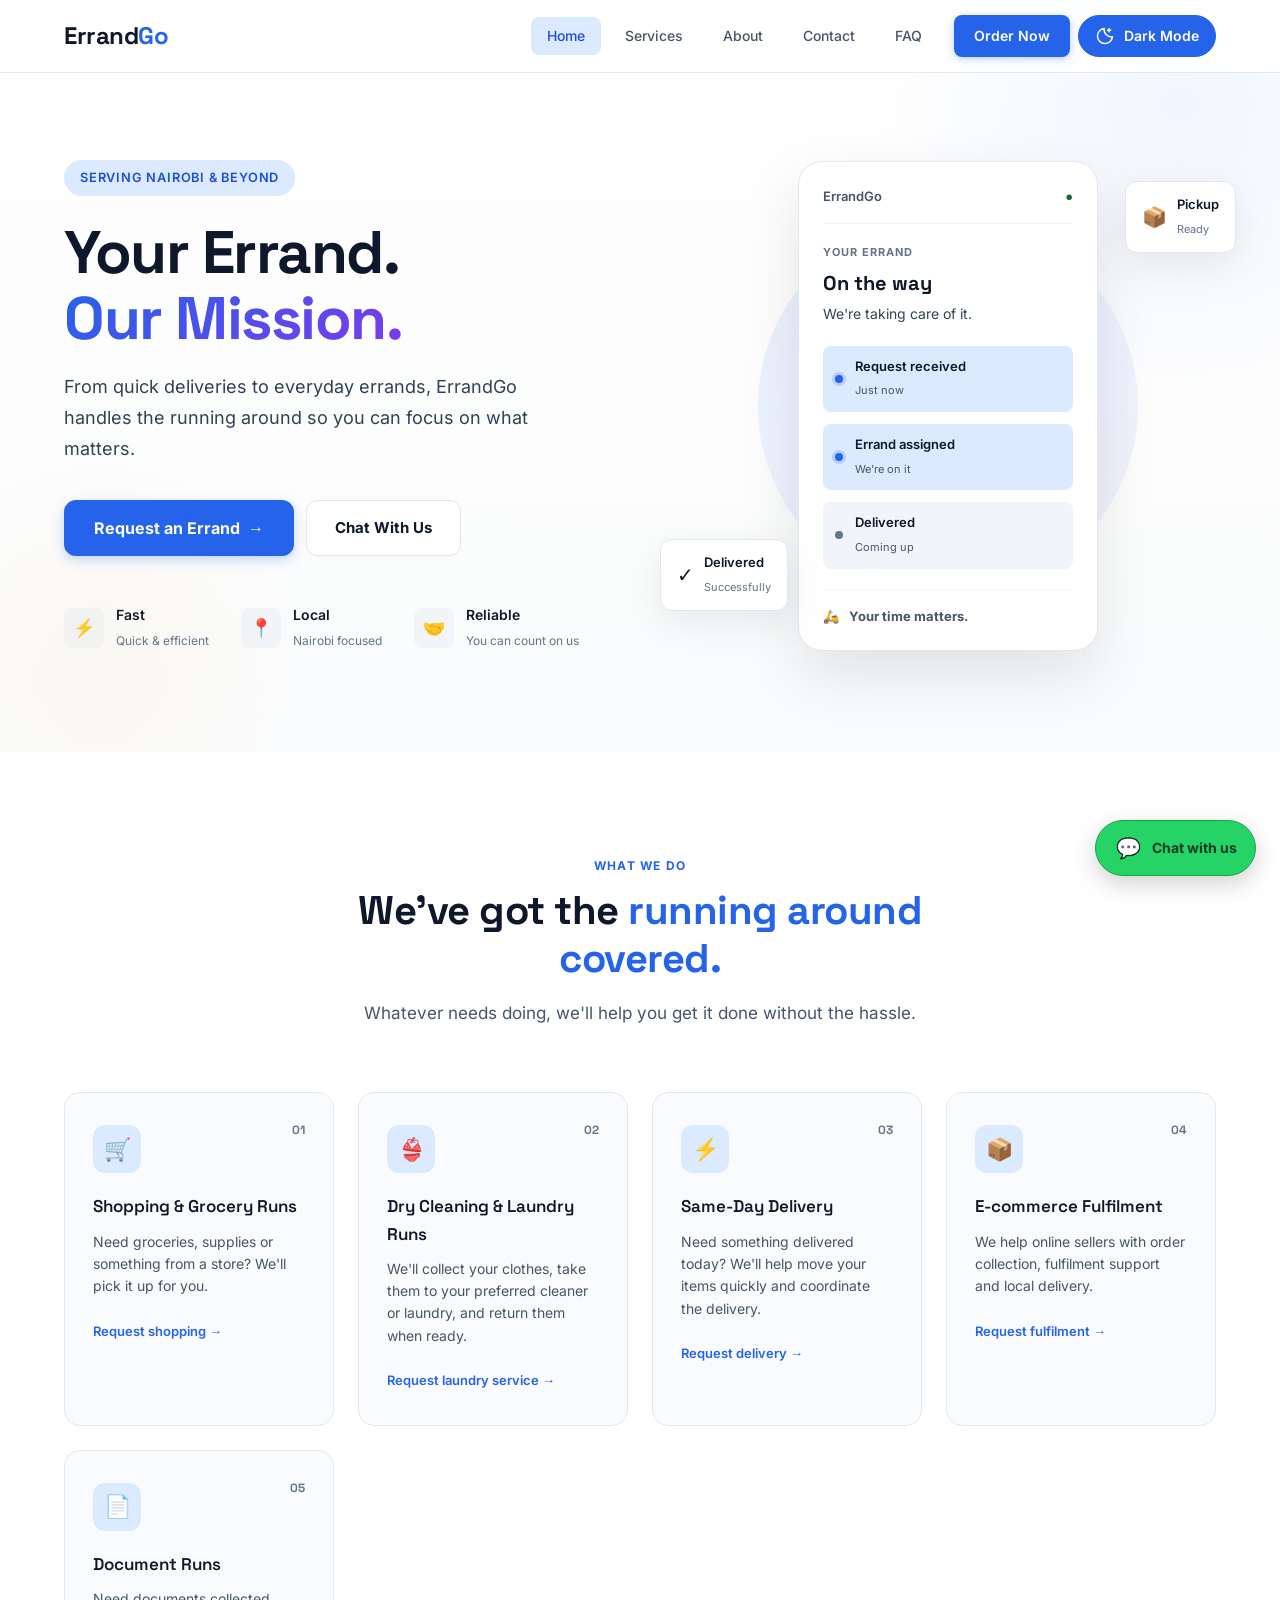
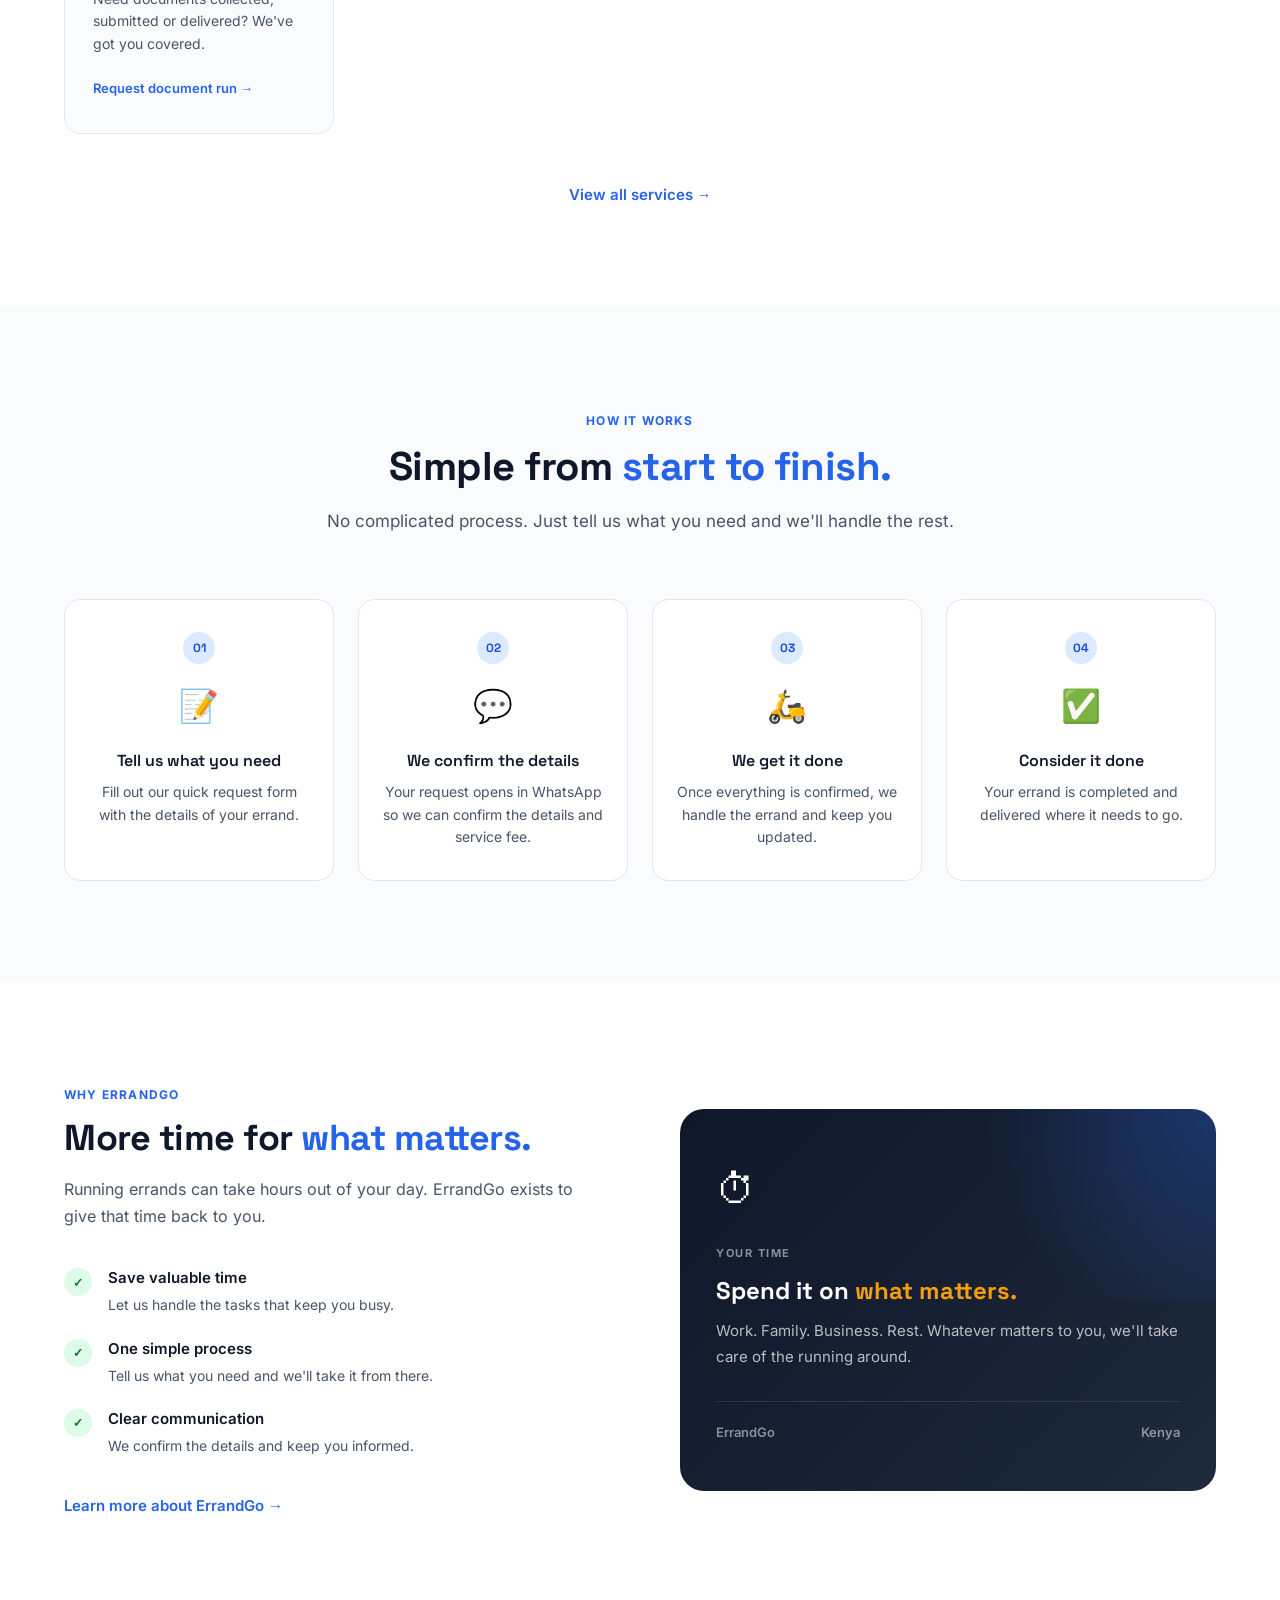
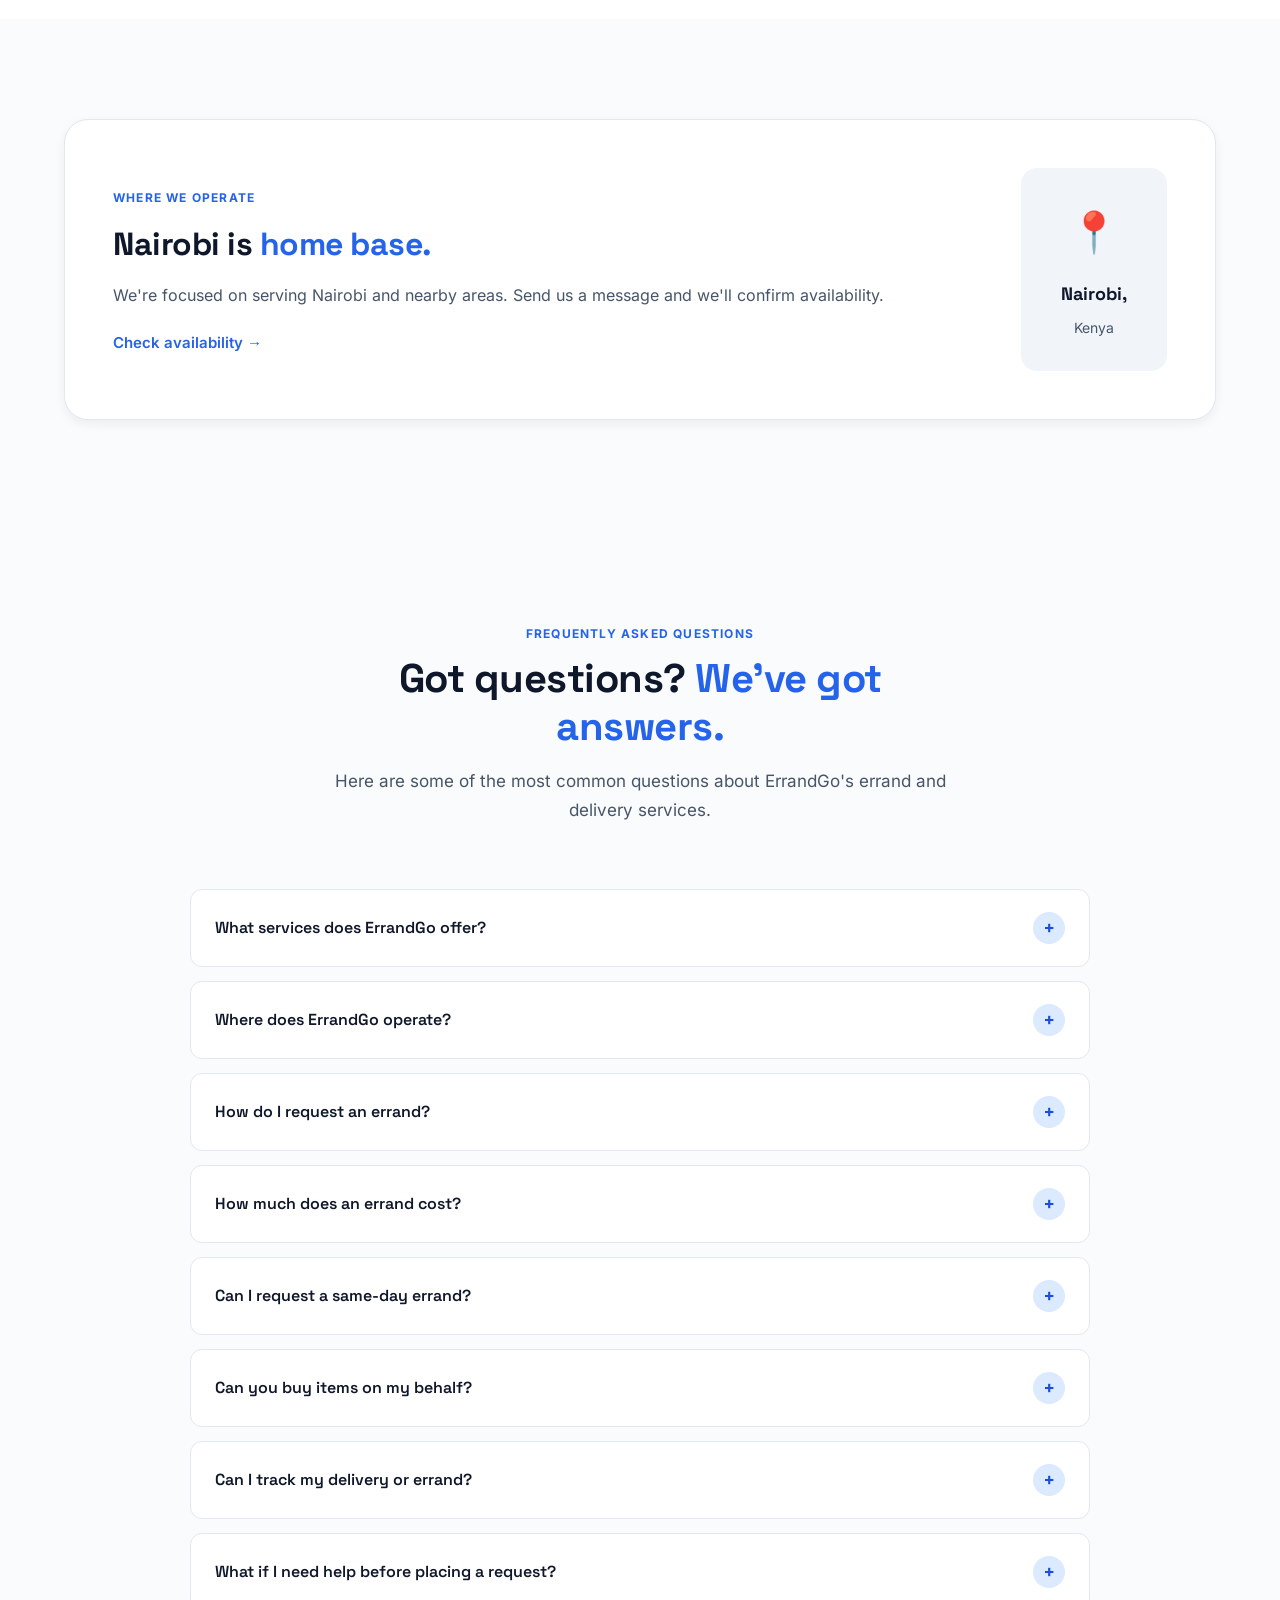
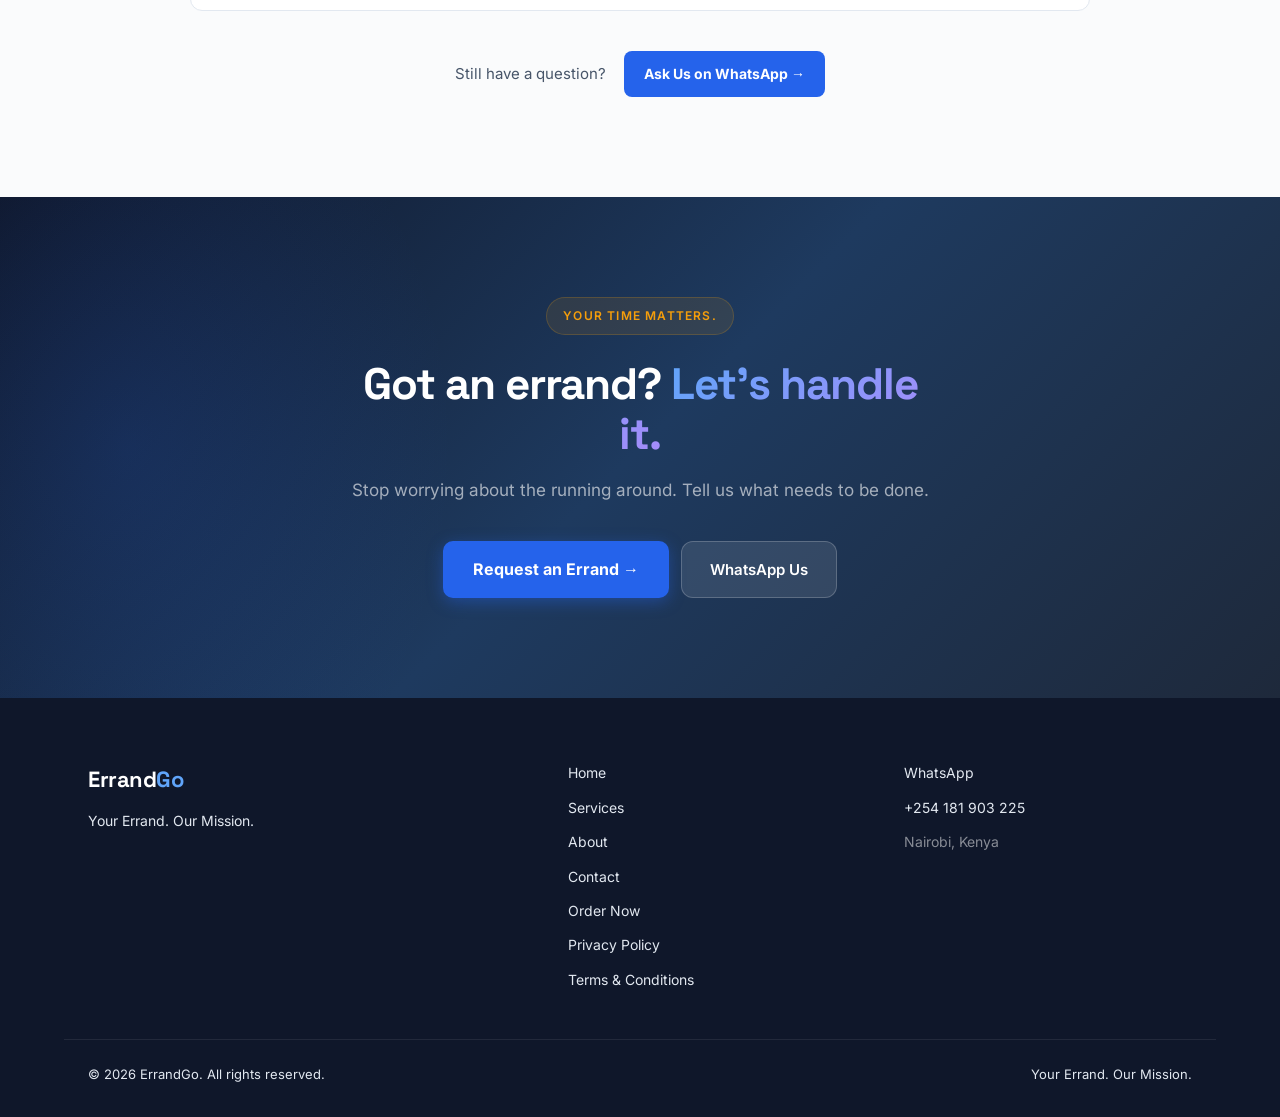
<file: index.html>
<!DOCTYPE html>
<html lang="en">

<head>
    <meta charset="UTF-8">

    <meta name="viewport"
          content="width=device-width, initial-scale=1.0">

    <!-- Primary SEO -->
<title>ErrandGo Nairobi | Errand & Delivery Services</title>

<meta name="description"
      content="ErrandGo Nairobi provides reliable shopping, deliveries, personal errands, dry cleaning and laundry runs, gift delivery, document runs, business errands and e-commerce fulfilment across Nairobi and nearby areas in Kenya.">

    <meta name="author"
          content="ErrandGo Nairobi">

    <meta name="robots"
          content="index, follow">

    <meta name="theme-color"
          content="#0f172a">

    <!-- Canonical URL -->
    <link rel="canonical"
          href="https://ochiengdaniel2002-art.github.io/errandgo-nairobi/">

 <!-- Favicons & App Icons -->
<link rel="icon"
      type="image/png"
      sizes="32x32"
      href="favicon-32x32.png">

<link rel="apple-touch-icon"
      sizes="180x180"
      href="apple-touch-icon.png">

<link rel="icon"
      type="image/png"
      sizes="192x192"
      href="icon-192.png">

<link rel="icon"
      type="image/png"
      sizes="512x512"
      href="icon-512.png">

<!-- Web App Manifest -->
<link rel="manifest"
      href="manifest.json">

   <!-- Open Graph / Social Sharing -->
<meta property="og:type"
      content="website">

<meta property="og:title"
      content="ErrandGo Nairobi | Errand & Delivery Services">

<meta property="og:description"
      content="Reliable shopping, deliveries, personal errands, dry cleaning and laundry runs, gift delivery, document runs, business errands and e-commerce fulfilment across Nairobi and nearby areas.">
<meta property="og:url"
      content="https://ochiengdaniel2002-art.github.io/errandgo-nairobi/">

<meta property="og:site_name"
      content="ErrandGo Nairobi">

<meta property="og:locale"
      content="en_KE">

<!-- Open Graph Image -->
<meta property="og:image"
      content="https://ochiengdaniel2002-art.github.io/errandgo-nairobi/og-image.png">

<meta property="og:image:width"
      content="1200">

<meta property="og:image:height"
      content="630">

<meta property="og:image:alt"
      content="ErrandGo Nairobi - Errand and Delivery Services">

<!-- Twitter / X Social Card -->
<meta name="twitter:card"
      content="summary_large_image">

<meta name="twitter:site"
      content="@errandgoNairobi">

<meta name="twitter:creator"
      content="@errandgoNairobi">

<meta name="twitter:title"
      content="ErrandGo Nairobi | Errand & Delivery Services">

<meta name="twitter:description"
      content="Reliable shopping, deliveries, personal errands, dry cleaning and laundry runs, gift delivery, document runs, business errands and e-commerce fulfilment across Nairobi and nearby areas.">
<meta name="twitter:image"
      content="https://ochiengdaniel2002-art.github.io/errandgo-nairobi/og-image.png">

<meta name="twitter:image:alt"
      content="ErrandGo Nairobi - Errand and Delivery Services">

<!-- Self-hosted fonts -->
<link rel="preload"
      as="font"
      type="font/woff2"
      href="fonts/inter-latin.woff2"
      crossorigin>

<link rel="preload"
      as="font"
      type="font/woff2"
      href="fonts/space-grotesk-latin.woff2"
      crossorigin>


<!-- Critical CSS -->
<style>

    *,
    *::before,
    *::after {
        box-sizing: border-box;
    }

    html {
        scroll-behavior: smooth;
        -webkit-font-smoothing: antialiased;
    }

    body {
        margin: 0;
        font-family: 'Inter', -apple-system, BlinkMacSystemFont, sans-serif;
        font-size: 16px;
        line-height: 1.6;
        color: #0f172a;
        background: #fafbfc;
        overflow-x: hidden;
    }

    a {
        color: inherit;
        text-decoration: none;
    }

    .container {
        max-width: 1200px;
        margin: 0 auto;
        padding: 0 24px;
    }


    /* =========================
       NAVBAR
    ========================= */

    .navbar {
        position: fixed;
        top: 0;
        left: 0;
        right: 0;
        z-index: 1000;
        background: rgba(255,255,255,.85);
        backdrop-filter: blur(20px) saturate(180%);
        -webkit-backdrop-filter: blur(20px) saturate(180%);
        border-bottom: 1px solid #e2e8f0;
    }

    .nav-container {
        max-width: 1200px;
        margin: 0 auto;
        padding: 0 24px;
        height: 72px;
        display: flex;
        align-items: center;
        justify-content: space-between;
    }

    .logo {
        font-family: 'Space Grotesk', 'Inter', sans-serif;
        font-size: 1.5rem;
        font-weight: 700;
        color: #0f172a;
        letter-spacing: -.5px;
    }

    .logo span {
        color: #2563eb;
    }

    .nav-links {
        display: flex;
        align-items: center;
        gap: 8px;
    }

    .nav-links a {
        font-size: .875rem;
        font-weight: 500;
        color: #475569;
        padding: 8px 16px;
        border-radius: 8px;
    }

    .nav-links .nav-button {
        background: #2563eb;
        color: #fff !important;
        padding: 10px 20px;
        border-radius: 8px;
        font-weight: 600;
        margin-left: 8px;
    }

    .menu-toggle {
        display: none;
    }


    /* =========================
       HERO
    ========================= */

    .hero {
        padding: 160px 0 100px;
        background: linear-gradient(180deg,#fff 0%,#fafbfc 100%);
        position: relative;
        overflow: hidden;
    }

    .hero-grid {
        display: grid;
        grid-template-columns: 1fr 1fr;
        gap: 80px;
        align-items: center;
    }

    .hero-badge {
        display: inline-flex;
        align-items: center;
        gap: 8px;
        font-size: .8rem;
        font-weight: 600;
        text-transform: uppercase;
        letter-spacing: .8px;
        color: #2563eb;
        background: #dbeafe;
        padding: 8px 16px;
        border-radius: 100px;
        margin-bottom: 24px;
    }

    .hero-content h1 {
        font-family: 'Space Grotesk', 'Inter', sans-serif;
        font-size: clamp(2.5rem,5vw,3.75rem);
        font-weight: 800;
        line-height: 1.1;
        letter-spacing: -1.5px;
        color: #0f172a;
        margin: 0 0 20px;
    }

    .hero-content h1 span {
        color: #2563eb;
    }

    /* LCP paragraph */
    .hero-content > p {
        display: block;
        opacity: 1;
        visibility: visible;
        transform: none;
        font-size: 1.125rem;
        line-height: 1.7;
        color: #334155;
        max-width: 480px;
        margin: 0 0 36px;
    }

    .hero-buttons {
        display: flex;
        gap: 12px;
        flex-wrap: wrap;
        margin-bottom: 48px;
    }

    .hero-button {
        display: inline-flex;
        align-items: center;
        gap: 8px;
        padding: 14px 28px;
        font-size: .9375rem;
        font-weight: 600;
        border-radius: 12px;
    }

    .hero-button.primary {
        background: #2563eb;
        color: #fff;
    }

    .hero-button.secondary {
        background: #fff;
        color: #0f172a;
        border: 1px solid #e2e8f0;
    }

    .hero-trust {
        display: flex;
        gap: 32px;
    }

    .trust-item {
        display: flex;
        align-items: center;
        gap: 12px;
    }

    .trust-icon {
        width: 40px;
        height: 40px;
        display: flex;
        align-items: center;
        justify-content: center;
        background: #f1f5f9;
        border-radius: 8px;
        font-size: 1.125rem;
    }

    .trust-item strong {
        display: block;
        font-size: .875rem;
        font-weight: 600;
    }

    .trust-item small {
        font-size: .75rem;
        color: #94a3b8;
    }


    /* =========================
       HERO VISUAL (reserve space)
    ========================= */

    .hero-visual {
        position: relative;
        display: flex;
        justify-content: center;
        align-items: center;
    }

    .hero-circle {
        position: absolute;
        width: 380px;
        height: 380px;
        border-radius: 50%;
        background: linear-gradient(135deg, #dbeafe, #ede9fe);
        opacity: .6;
    }

    .phone-card {
        position: relative;
        width: 300px;
        background: #fff;
        border-radius: 24px;
        box-shadow: 0 24px 60px rgba(0, 0, 0, .1);
        padding: 24px;
        border: 1px solid #e2e8f0;
    }

    .floating-card {
        position: absolute;
        display: flex;
        align-items: center;
        gap: 10px;
        background: #fff;
        padding: 12px 16px;
        border-radius: 12px;
        box-shadow: 0 12px 40px rgba(0, 0, 0, .08);
        border: 1px solid #e2e8f0;
    }

    .floating-card-one {
        top: 20px;
        right: -20px;
    }

    .floating-card-two {
        bottom: 40px;
        left: -20px;
    }


    /* =========================
       MOBILE
    ========================= */

    @media (max-width: 768px) {

        .nav-links {
            display: none;
        }

        .menu-toggle {
            display: flex;
            flex-direction: column;
            gap: 5px;
            background: none;
            border: 0;
            padding: 8px;
        }

        .menu-toggle span {
            display: block;
            width: 22px;
            height: 2px;
            background: #0f172a;
        }

        .hero {
            padding: 120px 0 60px;
        }

        .hero-grid {
            grid-template-columns: 1fr;
            gap: 40px;
        }

        .hero-visual {
            display: none;
        }

        .hero-trust {
            flex-direction: column;
            gap: 16px;
        }
    }

    @media (max-width: 480px) {

        .container {
            padding: 0 16px;
        }

        .hero-buttons {
            flex-direction: column;
        }

        .hero-button {
            width: 100%;
            justify-content: center;
        }
    }

</style>


<!-- Full Stylesheet -->
<link rel="preload"
      href="style.css"
      as="style"
      onload="this.onload=null;this.rel='stylesheet'">

<noscript>
    <link rel="stylesheet"
          href="style.css">
</noscript>
<!-- Local Business Structured Data -->
<script type="application/ld+json">
{
  "@context": "https://schema.org",
  "@type": "ProfessionalService",
  "name": "ErrandGo Nairobi",
  "url": "https://ochiengdaniel2002-art.github.io/errandgo-nairobi/",
  "telephone": "+254181903225",
  "description": "ErrandGo Nairobi provides shopping, deliveries, personal errands, dry cleaning and laundry runs, gift delivery, document runs, business errands and e-commerce fulfilment across Nairobi and nearby areas in Kenya.",
  "areaServed": {
    "@type": "City",
    "name": "Nairobi"
  },
  "address": {
    "@type": "PostalAddress",
    "addressLocality": "Nairobi",
    "addressCountry": "KE"
  },
  "serviceType": [
    "Shopping and grocery runs",
    "Pickups and deliveries",
    "Personal errands",
    "Dry cleaning and laundry runs",
    "Gift delivery",
    "Same-day delivery",
    "Document runs",
    "Business errands",
    "E-commerce fulfilment",
    "Order collection and dispatch"
  ]
}
</script>
</head>

<body>

<!-- =========================
     NAVIGATION
========================= -->

<header class="navbar">
    <div class="nav-container">

    <!-- Logo -->
    <a href="index.html"
       class="logo"
       aria-label="ErrandGo Home">
        Errand<span>Go</span>
    </a>

    <!-- Desktop / Mobile Navigation -->
    <nav class="nav-links"
         id="navLinks"
         aria-label="Main navigation">

        <a href="index.html" class="active">Home</a>

        <a href="services.html">Services</a>

        <a href="about.html">About</a>

        <a href="contact.html">Contact</a>

        <a href="index.html#faq">FAQ</a>

        
        <a href="request.html" class="nav-button">
            Order Now
        </a>

<!-- Dark Mode Toggle -->
<button
    class="theme-toggle"
    id="themeToggle"
    type="button"
    aria-label="Switch to dark mode"
    title="Switch theme"
>
    <span id="themeIcon" class="theme-icon" aria-hidden="true">
        <svg viewBox="0 0 24 24" fill="none"
             stroke="currentColor" stroke-width="1.8"
             stroke-linecap="round" stroke-linejoin="round">
            <circle cx="12" cy="12" r="4"></circle>
            <path d="M12 2v2"></path>
            <path d="M12 20v2"></path>
            <path d="M4.93 4.93l1.42 1.42"></path>
            <path d="M17.65 17.65l1.42 1.42"></path>
            <path d="M2 12h2"></path>
            <path d="M20 12h2"></path>
            <path d="M6.35 17.65l-1.42 1.42"></path>
            <path d="M19.07 4.93l-1.42 1.42"></path>
        </svg>
    </span>
    <span id="themeText">Dark Mode</span>
</button>

</header>

<main>
<!-- HERO -->
<section class="hero">
    <div class="container">
        <div class="hero-grid">
            <div class="hero-content">
                <span class="hero-badge">Serving Nairobi & Beyond</span>

                <h1>Your Errand.<br><span>Our Mission.</span></h1>

                <p>From quick deliveries to everyday errands, ErrandGo handles the running around so you can focus on what matters.</p>

                <div class="hero-buttons">
                    <a href="request.html" class="hero-button primary">
                        Request an Errand <span>&rarr;</span>
                    </a>
                    <a href="https://wa.me/254181903225?text=Hi%20ErrandGo%2C%20I%27d%20like%20to%20know%20more%20about%20your%20services."
                       target="_blank" rel="noopener noreferrer" class="hero-button secondary">
                        Chat With Us
                    </a>
                </div>

                <div class="hero-trust">
                    <div class="trust-item">
                        <span class="trust-icon">&#9889;</span>
                        <div>
                            <strong>Fast</strong>
                            <small>Quick & efficient</small>
                        </div>
                    </div>
                    <div class="trust-item">
                        <span class="trust-icon">&#128205;</span>
                        <div>
                            <strong>Local</strong>
                            <small>Nairobi focused</small>
                        </div>
                    </div>
                    <div class="trust-item">
                        <span class="trust-icon">&#129309;</span>
                        <div>
                            <strong>Reliable</strong>
                            <small>You can count on us</small>
                        </div>
                    </div>
                </div>
            </div>

            <div class="hero-visual" aria-hidden="true">
                <div class="hero-circle"></div>
                <div class="phone-card">
                    <div class="phone-top">
                        <span>ErrandGo</span>
                        <span>&#9679;</span>
                    </div>
                    <div class="phone-main">
                        <span class="phone-label">Your Errand</span>
                        <h3>On the way</h3>
                        <p>We're taking care of it.</p>
                    </div>
                    <div class="phone-status">
                        <div class="status-line active">
                            <span></span>
                            <div>
                                <strong>Request received</strong>
                                <small>Just now</small>
                            </div>
                        </div>
                        <div class="status-line active">
                            <span></span>
                            <div>
                                <strong>Errand assigned</strong>
                                <small>We're on it</small>
                            </div>
                        </div>
                        <div class="status-line">
                            <span></span>
                            <div>
                                <strong>Delivered</strong>
                                <small>Coming up</small>
                            </div>
                        </div>
                    </div>
                    <div class="phone-bottom">
                        <span>&#128757;</span>
                        <strong>Your time matters.</strong>
                    </div>
                </div>

                <div class="floating-card floating-card-one">
                    <span>&#128230;</span>
                    <div>
                        <strong>Pickup</strong>
                        <small>Ready</small>
                    </div>
                </div>
                <div class="floating-card floating-card-two">
                    <span>&#10003;</span>
                    <div>
                        <strong>Delivered</strong>
                        <small>Successfully</small>
                    </div>
                </div>
            </div>
        </div>
    </div>
</section>

<!-- SERVICES -->
<section class="services-section">
    <div class="container">
        <div class="section-heading fade-in">
            <span class="section-label">What We Do</span>
            <h2>We've got the <span>running around covered.</span></h2>
            <p>Whatever needs doing, we'll help you get it done without the hassle.</p>
        </div>

        <div class="services-grid">
         <a href="request.html?service=shopping" class="service-card fade-in">
    <div class="service-icon">&#128722;</div>
    <span class="service-number">01</span>
    <h3>Shopping &amp; Grocery Runs</h3>
    <p>
        Need groceries, supplies or something from a store?
        We'll pick it up for you.
    </p>
    <span class="service-action">
        Request shopping &rarr;
    </span>
</a>


<a href="request.html?service=dry-cleaning" class="service-card fade-in">
    <div class="service-icon">&#128089;</div>
    <span class="service-number">02</span>
    <h3>Dry Cleaning &amp; Laundry Runs</h3>
    <p>
        We'll collect your clothes, take them to your preferred
        cleaner or laundry, and return them when ready.
    </p>
    <span class="service-action">
        Request laundry service &rarr;
    </span>
</a>


<a href="request.html?service=same-day-delivery" class="service-card fade-in">
    <div class="service-icon">&#9889;</div>
    <span class="service-number">03</span>
    <h3>Same-Day Delivery</h3>
    <p>
        Need something delivered today? We'll help move your
        items quickly and coordinate the delivery.
    </p>
    <span class="service-action">
        Request delivery &rarr;
    </span>
</a>


<a href="request.html?service=ecommerce-fulfilment" class="service-card fade-in">
    <div class="service-icon">&#128230;</div>
    <span class="service-number">04</span>
     <h3>E-commerce Fulfilment</h3>
    <p>
        We help online sellers with order collection,
        fulfilment support and local delivery.
    </p>
    <span class="service-action">
        Request fulfilment &rarr;
    </span>
</a>

            <a href="request.html?service=document" class="service-card fade-in">
                <div class="service-icon">&#128196;</div>
                <span class="service-number">05</span>
                <h3>Document Runs</h3>
                <p>Need documents collected, submitted or delivered? We've got you covered.</p>
                <span class="service-action">Request document run &rarr;</span>
            </a>
        </div>

        <div class="section-link fade-in">
            <a href="services.html">View all services &rarr;</a>
        </div>
    </div>
</section>

<!-- HOW IT WORKS -->
<section class="how-section">
    <div class="container">
        <div class="section-heading fade-in">
            <span class="section-label">How It Works</span>
            <h2>Simple from <span>start to finish.</span></h2>
            <p>No complicated process. Just tell us what you need and we'll handle the rest.</p>
        </div>

        <div class="steps-grid">
            <div class="step-card fade-in">
                <div class="step-number">01</div>
                <div class="step-icon">&#128221;</div>
                <h3>Tell us what you need</h3>
                <p>Fill out our quick request form with the details of your errand.</p>
            </div>
            <div class="step-card fade-in">
                <div class="step-number">02</div>
                <div class="step-icon">&#128172;</div>
                <h3>We confirm the details</h3>
                <p>Your request opens in WhatsApp so we can confirm the details and service fee.</p>
            </div>
            <div class="step-card fade-in">
                <div class="step-number">03</div>
                <div class="step-icon">&#128757;</div>
                <h3>We get it done</h3>
                <p>Once everything is confirmed, we handle the errand and keep you updated.</p>
            </div>
            <div class="step-card fade-in">
                <div class="step-number">04</div>
                <div class="step-icon">&#9989;</div>
                <h3>Consider it done</h3>
                <p>Your errand is completed and delivered where it needs to go.</p>
            </div>
        </div>
    </div>
</section>

<!-- WHY ERRANDGO -->
<section class="why-section">
    <div class="container">
        <div class="why-grid">
            <div class="why-content fade-in">
                <span class="section-label">Why ErrandGo</span>
                <h2>More time for <span>what matters.</span></h2>
                <p>Running errands can take hours out of your day. ErrandGo exists to give that time back to you.</p>

                <div class="why-list">
                    <div class="why-item">
                        <span>&#10003;</span>
                        <div>
                            <strong>Save valuable time</strong>
                            <p>Let us handle the tasks that keep you busy.</p>
                        </div>
                    </div>
                    <div class="why-item">
                        <span>&#10003;</span>
                        <div>
                            <strong>One simple process</strong>
                            <p>Tell us what you need and we'll take it from there.</p>
                        </div>
                    </div>
                    <div class="why-item">
                        <span>&#10003;</span>
                        <div>
                            <strong>Clear communication</strong>
                            <p>We confirm the details and keep you informed.</p>
                        </div>
                    </div>
                </div>

                <a href="about.html" class="text-button">Learn more about ErrandGo &rarr;</a>
            </div>

            <div class="why-card fade-in">
                <div class="why-card-glow"></div>
                <span class="why-card-icon">&#9201;</span>
                <span class="why-card-label">Your Time</span>
                <h3>Spend it on <span>what matters.</span></h3>
                <p>Work. Family. Business. Rest. Whatever matters to you, we'll take care of the running around.</p>
                <div class="why-card-bottom">
                    <span>ErrandGo</span>
                    <span>Kenya</span>
                </div>
            </div>
        </div>
    </div>
</section>

<!-- COVERAGE -->
<section class="coverage-section">
    <div class="container">
        <div class="coverage-card fade-in">
            <div class="coverage-content">
                <span class="section-label">Where We Operate</span>
                <h2>Nairobi is <span>home base.</span></h2>
                <p>We're focused on serving Nairobi and nearby areas. Send us a message and we'll confirm availability.</p>
                <a href="contact.html" class="text-button">Check availability &rarr;</a>
            </div>
            <div class="coverage-location">
                <div class="location-icon">&#128205;</div>
                <strong>Nairobi,</strong>
                <span>Kenya</span>
            </div>
        </div>
    </div>
</section>
<!-- FAQ SECTION -->
<section class="faq-section" id="faq">

    <div class="container">

        <!-- SECTION HEADING -->
        <div class="section-heading fade-in">

            <span class="section-label">
                Frequently Asked Questions
            </span>

            <h2>
                Got questions?
                <span>We've got answers.</span>
            </h2>

            <p>
                Here are some of the most common questions about
                ErrandGo's errand and delivery services.
            </p>

        </div>


        <!-- FAQ GRID -->
        <div class="faq-grid">


            <!-- FAQ 1 -->
            <div class="faq-item fade-in">

                <button class="faq-question"
                        type="button"
                        aria-expanded="false">

                    <span>
                        What services does ErrandGo offer?
                    </span>

                    <span class="faq-icon">
                        +
                    </span>

                </button>

                <div class="faq-answer">

                        <p>
    ErrandGo provides shopping and grocery runs, personal errands,
    dry cleaning and laundry runs, gift delivery, pickups and
    deliveries, same-day delivery, document runs, business errands,
    e-commerce fulfilment and order collection and dispatch.
</p>

                </div>

            </div>


            <!-- FAQ 2 -->
            <div class="faq-item fade-in">

                <button class="faq-question"
                        type="button"
                        aria-expanded="false">

                    <span>
                        Where does ErrandGo operate?
                    </span>

                    <span class="faq-icon">
                        +
                    </span>

                </button>

                <div class="faq-answer">

                    <p>
                        We provide errand and delivery services across
                        Nairobi and selected nearby areas. If you're
                        unsure whether we can serve your location,
                        contact us and we'll confirm.
                    </p>

                </div>

            </div>


            <!-- FAQ 3 -->
            <div class="faq-item fade-in">

                <button class="faq-question"
                        type="button"
                        aria-expanded="false">

                    <span>
                        How do I request an errand?
                    </span>

                    <span class="faq-icon">
                        +
                    </span>

                </button>

                <div class="faq-answer">

                    <p>
                        Simply click "Order Now" or "Request an Errand"
                        and complete the request form. Your request will
                        then open in WhatsApp so we can confirm the
                        details, availability and service fee with you.
                    </p>

                </div>

            </div>


            <!-- FAQ 4 -->
            <div class="faq-item fade-in">

                <button class="faq-question"
                        type="button"
                        aria-expanded="false">

                    <span>
                        How much does an errand cost?
                    </span>

                    <span class="faq-icon">
                        +
                    </span>

                </button>

                <div class="faq-answer">

                    <p>
                        The cost depends on the type of errand,
                        distance, time required and any other
                        requirements involved. We confirm the service
                        fee with you before proceeding.
                    </p>

                </div>

            </div>


            <!-- FAQ 5 -->
            <div class="faq-item fade-in">

                <button class="faq-question"
                        type="button"
                        aria-expanded="false">

                    <span>
                        Can I request a same-day errand?
                    </span>

                    <span class="faq-icon">
                        +
                    </span>

                </button>

                <div class="faq-answer">

                    <p>
                        Yes, you can submit a same-day request.
                        Availability depends on the nature of the
                        errand, timing and our current schedule.
                        We'll confirm availability with you.
                    </p>

                </div>

            </div>


            <!-- FAQ 6 -->
            <div class="faq-item fade-in">

                <button class="faq-question"
                        type="button"
                        aria-expanded="false">

                    <span>
                        Can you buy items on my behalf?
                    </span>

                    <span class="faq-icon">
                        +
                    </span>

                </button>

                <div class="faq-answer">

                    <p>
                        Yes. We can handle shopping and grocery runs
                        based on the instructions you provide. Share
                        your shopping list and any important
                        preferences when submitting your request.
                    </p>

                </div>

            </div>


            <!-- FAQ 7 -->
            <div class="faq-item fade-in">

                <button class="faq-question"
                        type="button"
                        aria-expanded="false">

                    <span>
                        Can I track my delivery or errand?
                    </span>

                    <span class="faq-icon">
                        +
                    </span>

                </button>

                <div class="faq-answer">

                    <p>
                        For updates about your request, we'll
                        communicate with you through the contact
                        details provided when you make your booking.
                        You can also contact us directly for an update.
                    </p>

                </div>

            </div>


            <!-- FAQ 8 -->
            <div class="faq-item fade-in">

                <button class="faq-question"
                        type="button"
                        aria-expanded="false">

                    <span>
                        What if I need help before placing a request?
                    </span>

                    <span class="faq-icon">
                        +
                    </span>

                </button>

                <div class="faq-answer">

                    <p>
                        No problem. You can contact us directly on
                        WhatsApp and tell us what you need help with.
                        We'll guide you through the request process.
                    </p>

                </div>

            </div>

        </div>


        <!-- FAQ CTA -->
        <div class="faq-cta fade-in">

            <p>
                Still have a question?
            </p>

            <a href="https://wa.me/254181903225?text=Hi%20ErrandGo%2C%20I%20have%20a%20question%20about%20your%20services."
               target="_blank"
               rel="noopener noreferrer"
               class="faq-contact-button">

                Ask Us on WhatsApp &rarr;

            </a>

        </div>

    </div>

</section>
<!-- CTA -->
<section class="cta-section">
    <div class="container">
        <div class="cta-content fade-in">
            <span class="cta-badge">Your time matters.</span>
            <h2>Got an errand? <span>Let's handle it.</span></h2>
            <p>Stop worrying about the running around. Tell us what needs to be done.</p>
            <div class="cta-buttons">
                <a href="request.html" class="cta-button">Request an Errand &rarr;</a>
                <a href="https://wa.me/254181903225?text=Hi%20ErrandGo%2C%20I%20need%20help%20with%20an%20errand."
                   target="_blank" rel="noopener noreferrer" class="cta-button secondary">
                    WhatsApp Us
                </a>
            </div>
        </div>
    </div>
</section>

</main>

<!-- FOOTER -->
<footer class="footer">
    <div class="container">
        <div class="footer-content">
            <div class="footer-brand">
                <a href="index.html" class="logo" aria-label="ErrandGo Home">Errand<span>Go</span></a>
                <p>Your Errand. Our Mission.</p>
            </div>
            <div class="footer-links">
                <a href="index.html">Home</a>
                <a href="services.html">Services</a>
                <a href="about.html">About</a>
                <a href="contact.html">Contact</a>
                <a href="request.html">Order Now</a>
                <a href="privacy.html">Privacy Policy</a>
                <a href="terms.html">Terms &amp; Conditions</a>
            </div>
            <div class="footer-contact">
                <a href="https://wa.me/254181903225" target="_blank" rel="noopener noreferrer">WhatsApp</a>
                <a href="tel:+254181903225">+254 181 903 225</a>
                <span>Nairobi, Kenya</span>
            </div>
        </div>
        <div class="footer-bottom">
            <p>&copy; <span id="currentYear">2026</span> ErrandGo. All rights reserved.</p>
            <p>Your Errand. Our Mission.</p>
        </div>
    </div>
</footer>
<!-- Floating WhatsApp Button -->
<a href="https://wa.me/254181903225?text=Hi%20ErrandGo%2C%20I%27d%20like%20to%20make%20an%20errand%20request."
   class="floating-whatsapp"
   target="_blank"
   rel="noopener noreferrer"
   aria-label="Chat with ErrandGo on WhatsApp"
   title="Chat with us on WhatsApp">

    <span class="whatsapp-icon" aria-hidden="true">&#128172;</span>

    <span class="whatsapp-text">
        Chat with us
    </span>

</a>
<script src="script.js" defer></script>

</body>
</html>
</file>
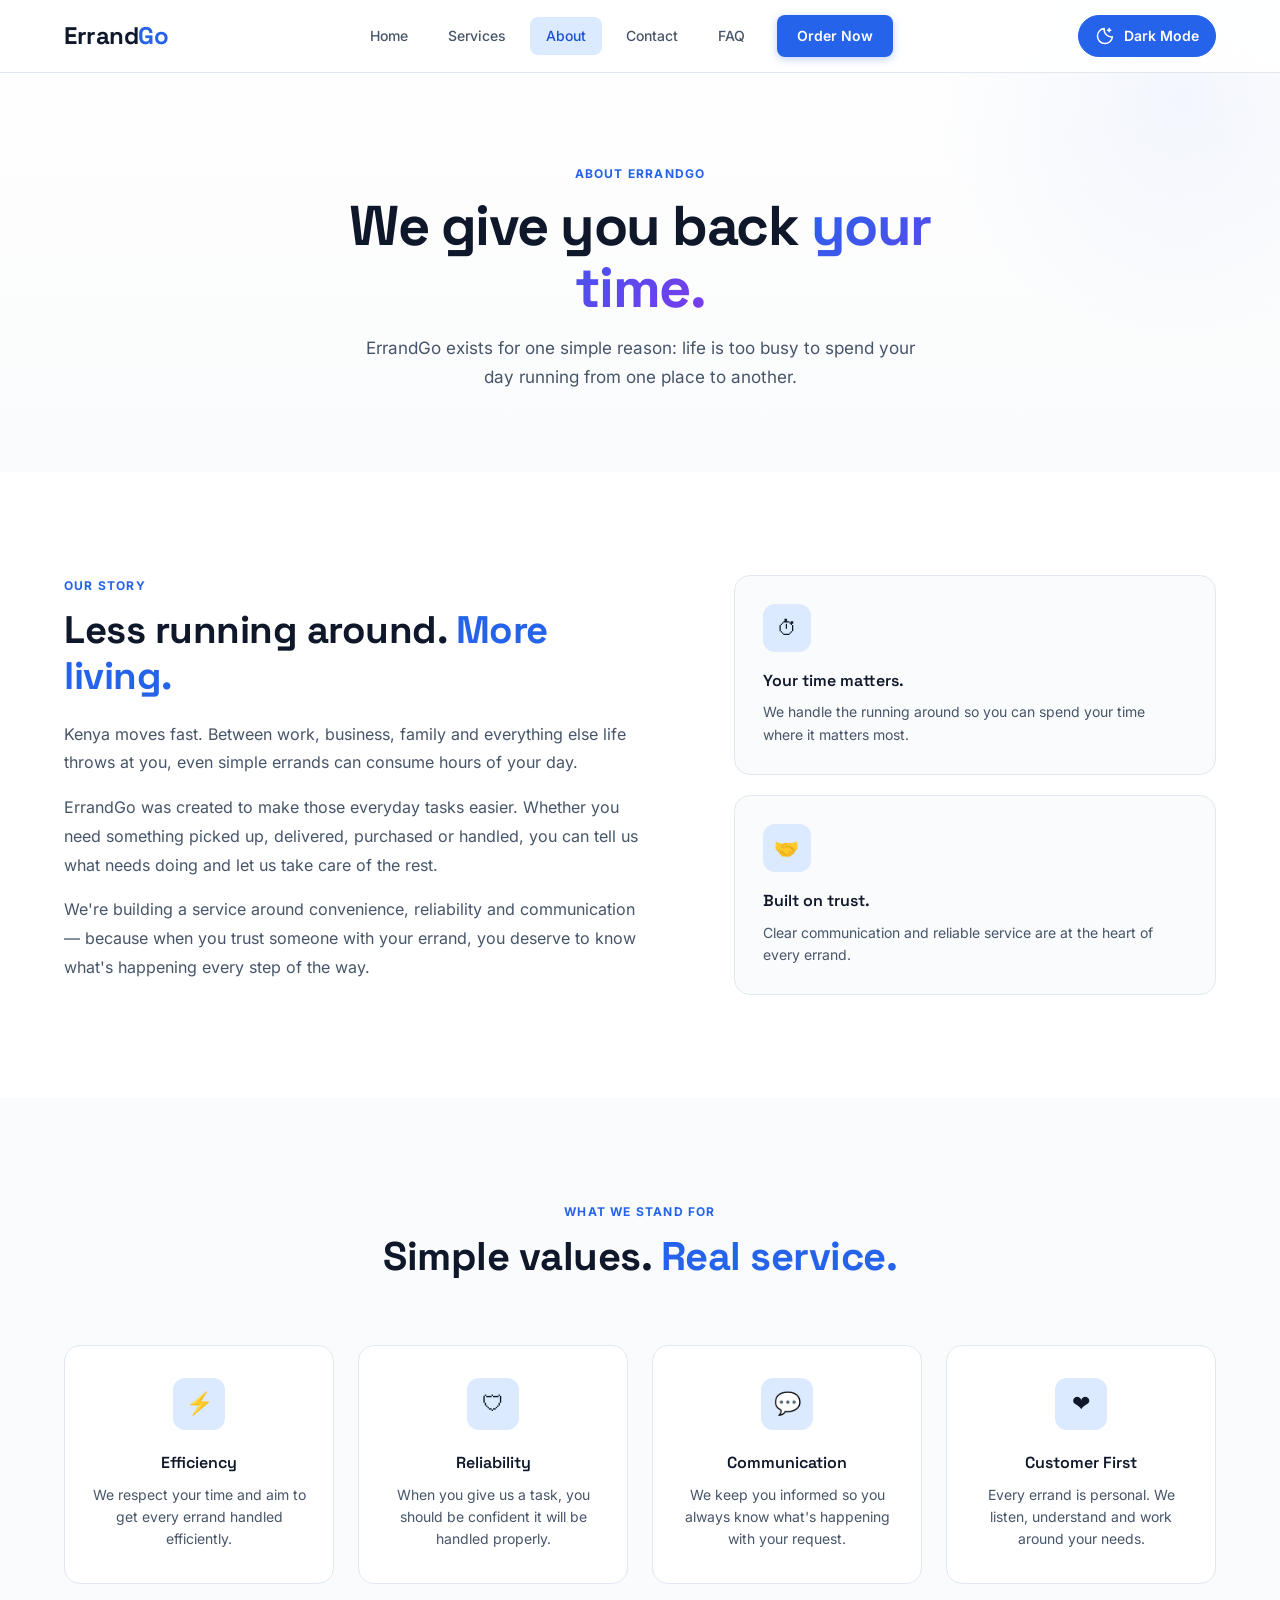
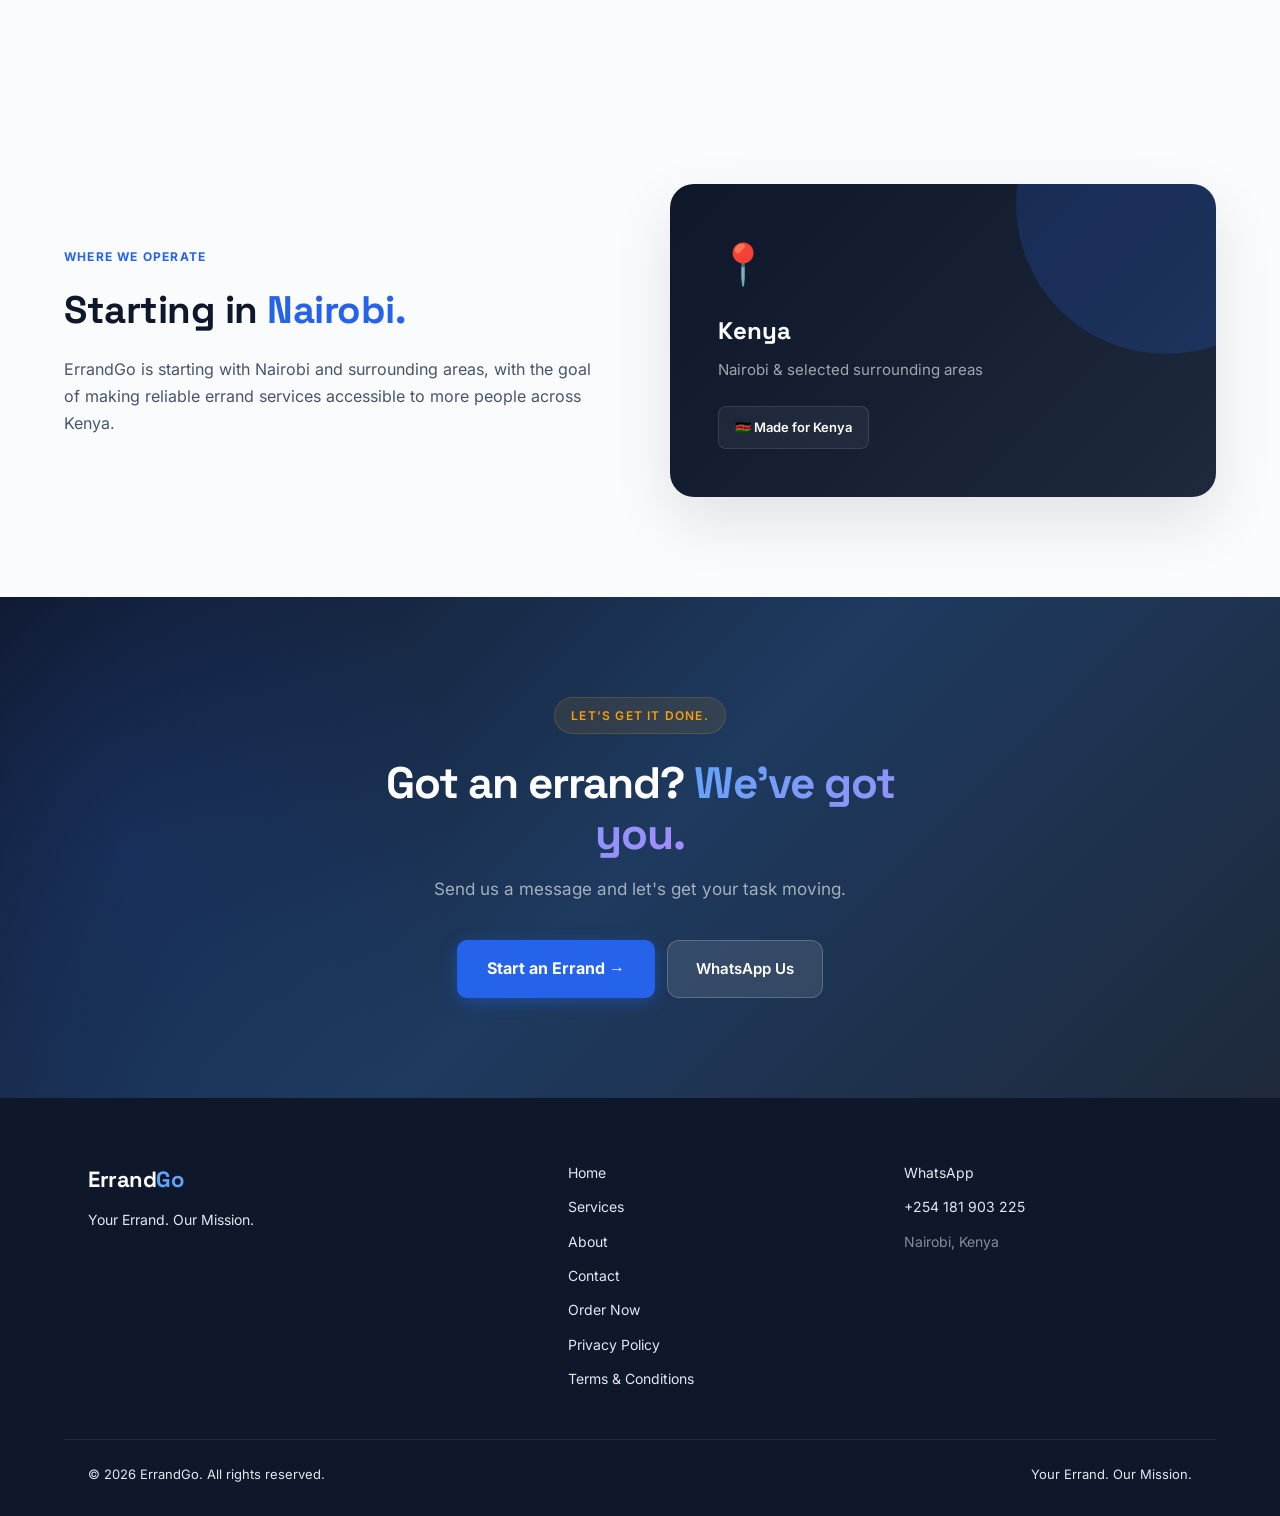
<file: about.html>
<!DOCTYPE html>
<html lang="en">

<head>
    <meta charset="UTF-8">

    <meta name="viewport"
          content="width=device-width, initial-scale=1.0">

    <!-- Primary SEO -->
    <title>About ErrandGo Nairobi | Our Story & Mission</title>

    <meta name="description"
      content="Learn about ErrandGo Nairobi, our mission and how we help individuals and businesses save time through shopping, deliveries, personal errands, dry cleaning and laundry runs, gift delivery, document runs and e-commerce fulfilment.">

    <meta name="author"
          content="ErrandGo Nairobi">

    <meta name="robots"
          content="index, follow">

    <meta name="theme-color"
          content="#0f172a">

    <!-- Canonical URL -->
    <link rel="canonical"
          href="https://ochiengdaniel2002-art.github.io/errandgo-nairobi/about.html">

    <!-- Favicons & App Icons -->
<link rel="icon"
      type="image/png"
      sizes="32x32"
      href="favicon-32x32.png">

<link rel="apple-touch-icon"
      sizes="180x180"
      href="apple-touch-icon.png">

<link rel="icon"
      type="image/png"
      sizes="192x192"
      href="icon-192.png">

<link rel="icon"
      type="image/png"
      sizes="512x512"
      href="icon-512.png">

<!-- Web App Manifest -->
<link rel="manifest"
      href="manifest.json">
  <!-- Open Graph / Social Sharing -->
<meta property="og:type"
      content="website">

<meta property="og:title"
      content="About ErrandGo Nairobi | Our Story & Mission">

<meta property="og:description"
      content="Learn about ErrandGo Nairobi, our mission and how we help individuals and businesses save time through shopping, deliveries, personal errands, dry cleaning and laundry runs, gift delivery, document runs and e-commerce fulfilment.">

<meta property="og:url"
      content="https://ochiengdaniel2002-art.github.io/errandgo-nairobi/about.html">

<meta property="og:site_name"
      content="ErrandGo Nairobi">

<meta property="og:locale"
      content="en_KE">

<!-- Open Graph Image -->
<meta property="og:image"
      content="https://ochiengdaniel2002-art.github.io/errandgo-nairobi/og-image.png">

<meta property="og:image:width"
      content="1200">

<meta property="og:image:height"
      content="630">

<meta property="og:image:alt"
      content="ErrandGo Nairobi - Errand and Delivery Services">

<!-- Twitter / X Social Card -->
<meta name="twitter:card"
      content="summary_large_image">

<meta name="twitter:site"
      content="@errandgoNairobi">

<meta name="twitter:creator"
      content="@errandgoNairobi">

<meta name="twitter:title"
      content="About ErrandGo Nairobi | Our Story & Mission">

<meta name="twitter:description"
      content="Learn about ErrandGo Nairobi, our mission and how we help individuals and businesses save time through shopping, deliveries, personal errands, dry cleaning and laundry runs, gift delivery, document runs and e-commerce fulfilment.">

<meta name="twitter:image"
      content="https://ochiengdaniel2002-art.github.io/errandgo-nairobi/og-image.png">

<meta name="twitter:image:alt"
      content="ErrandGo Nairobi - Errand and Delivery Services">

    <!-- Self-hosted fonts -->
    <link rel="preload"
          as="font"
          type="font/woff2"
          href="fonts/inter-latin.woff2"
          crossorigin>

    <link rel="preload"
          as="font"
          type="font/woff2"
          href="fonts/space-grotesk-latin.woff2"
          crossorigin>

    <!-- Main Stylesheet -->
    <link rel="stylesheet"
          href="style.css">

</head>

<body>

<!-- NAVIGATION -->
<header class="navbar">
    <div class="nav-container">
        <a href="index.html" class="logo" aria-label="ErrandGo Home">
            Errand<span>Go</span>
        </a>

        <nav class="nav-links" id="navLinks" aria-label="Main navigation">
            <a href="index.html">Home</a>
<a href="services.html">Services</a>
<a href="about.html" class="active">About</a>
<a href="contact.html">Contact</a>
<a href="index.html#faq">FAQ</a>
<a href="request.html" class="nav-button">Order Now</a>
        </nav>

<!-- Dark Mode Toggle -->
<button
    class="theme-toggle"
    id="themeToggle"
    type="button"
    aria-label="Switch to dark mode"
    title="Switch theme"
>
    <span id="themeIcon" class="theme-icon" aria-hidden="true">
        <svg viewBox="0 0 24 24" fill="none"
             stroke="currentColor" stroke-width="1.8"
             stroke-linecap="round" stroke-linejoin="round">
            <path d="M20.9 13A9 9 0 0 1 11 3.1
                     9 9 0 1 0 20.9 13Z"></path>
            <path d="M17 3v4"></path>
            <path d="M15 5h4"></path>
        </svg>
    </span>
    <span id="themeText">Dark Mode</span>
</button>

        <button class="menu-toggle" id="menuToggle" type="button"
                aria-label="Open navigation menu" aria-expanded="false" aria-controls="navLinks">
            <span></span>
            <span></span>
            <span></span>
        </button>
    </div>
</header>

<main>

<!-- PAGE HERO -->
<section class="page-hero">
    <div class="container">
        <div class="page-hero-content">
            <span class="eyebrow">About ErrandGo</span>
            <h1>We give you back <span>your time.</span></h1>
            <p>ErrandGo exists for one simple reason: life is too busy to spend your day running from one place to another.</p>
        </div>
    </div>
</section>

<!-- OUR STORY -->
<section class="about-story">
    <div class="container about-grid">
        <div class="about-text fade-in">
            <span class="eyebrow">Our Story</span>
            <h2>Less running around. <span>More living.</span></h2>
            <p>Kenya moves fast. Between work, business, family and everything else life throws at you, even simple errands can consume hours of your day.</p>
            <p>ErrandGo was created to make those everyday tasks easier. Whether you need something picked up, delivered, purchased or handled, you can tell us what needs doing and let us take care of the rest.</p>
            <p>We're building a service around convenience, reliability and communication &mdash; because when you trust someone with your errand, you deserve to know what's happening every step of the way.</p>
        </div>

        <div class="about-highlight fade-in">
            <div class="highlight-card">
                <span class="highlight-icon">&#9201;</span>
                <h3>Your time matters.</h3>
                <p>We handle the running around so you can spend your time where it matters most.</p>
            </div>
            <div class="highlight-card">
                <span class="highlight-icon">&#129309;</span>
                <h3>Built on trust.</h3>
                <p>Clear communication and reliable service are at the heart of every errand.</p>
            </div>
        </div>
    </div>
</section>

<!-- VALUES -->
<section class="values-section">
    <div class="container">
        <div class="center-heading fade-in">
            <span class="eyebrow">What We Stand For</span>
            <h2>Simple values. <span>Real service.</span></h2>
        </div>

        <div class="values-grid">
            <div class="value-card fade-in">
                <div class="value-icon">&#9889;</div>
                <h3>Efficiency</h3>
                <p>We respect your time and aim to get every errand handled efficiently.</p>
            </div>
            <div class="value-card fade-in">
                <div class="value-icon">&#128737;</div>
                <h3>Reliability</h3>
                <p>When you give us a task, you should be confident it will be handled properly.</p>
            </div>
            <div class="value-card fade-in">
                <div class="value-icon">&#128172;</div>
                <h3>Communication</h3>
                <p>We keep you informed so you always know what's happening with your request.</p>
            </div>
            <div class="value-card fade-in">
                <div class="value-icon">&#10084;</div>
                <h3>Customer First</h3>
                <p>Every errand is personal. We listen, understand and work around your needs.</p>
            </div>
        </div>
    </div>
</section>

<!-- COVERAGE -->
<section class="coverage-section">
    <div class="container coverage-container">
        <div class="fade-in">
            <span class="eyebrow">Where We Operate</span>
            <h2>Starting in <span>Nairobi.</span></h2>
            <p>ErrandGo is starting with Nairobi and surrounding areas, with the goal of making reliable errand services accessible to more people across Kenya.</p>
        </div>

        <div class="coverage-dark-card fade-in">
            <div class="coverage-pin">&#128205;</div>
            <h3>Kenya</h3>
            <p>Nairobi & selected surrounding areas</p>
            <span class="kenya-badge">&#127472;&#127466; Made for Kenya</span>
        </div>
    </div>
</section>

<!-- CTA -->
<section class="cta-section">
    <div class="container">
        <div class="cta-content fade-in">
            <span class="cta-badge">Let's get it done.</span>
            <h2>Got an errand? <span>We've got you.</span></h2>
            <p>Send us a message and let's get your task moving.</p>
            <div class="cta-buttons">
                <a href="request.html" class="cta-button">Start an Errand &rarr;</a>
                <a href="https://wa.me/254181903225?text=Hi%20ErrandGo%2C%20I%27d%20like%20to%20request%20an%20errand."
                   target="_blank" rel="noopener noreferrer" class="cta-button secondary">
                    WhatsApp Us
                </a>
            </div>
        </div>
    </div>
</section>

</main>

<!-- FOOTER -->
<footer class="footer">
    <div class="container">
        <div class="footer-content">
            <div class="footer-brand">
                <a href="index.html" class="logo" aria-label="ErrandGo Home">Errand<span>Go</span></a>
                <p>Your Errand. Our Mission.</p>
            </div>
            <div class="footer-links">
                <a href="index.html">Home</a>
                <a href="services.html">Services</a>
                <a href="about.html">About</a>
                <a href="contact.html">Contact</a>
                <a href="request.html">Order Now</a>
                <a href="privacy.html">Privacy Policy</a>
                <a href="terms.html">Terms &amp; Conditions</a>
            </div>
            <div class="footer-contact">
                <a href="https://wa.me/254181903225" target="_blank" rel="noopener noreferrer">WhatsApp</a>
                <a href="tel:+254181903225">+254 181 903 225</a>
                <span>Nairobi, Kenya</span>
            </div>
        </div>
        <div class="footer-bottom">
            <p>&copy; <span id="currentYear">2026</span> ErrandGo. All rights reserved.</p>
            <p>Your Errand. Our Mission.</p>
        </div>
    </div>
</footer>

<script src="script.js" defer></script>

</body>
</html>
</file>
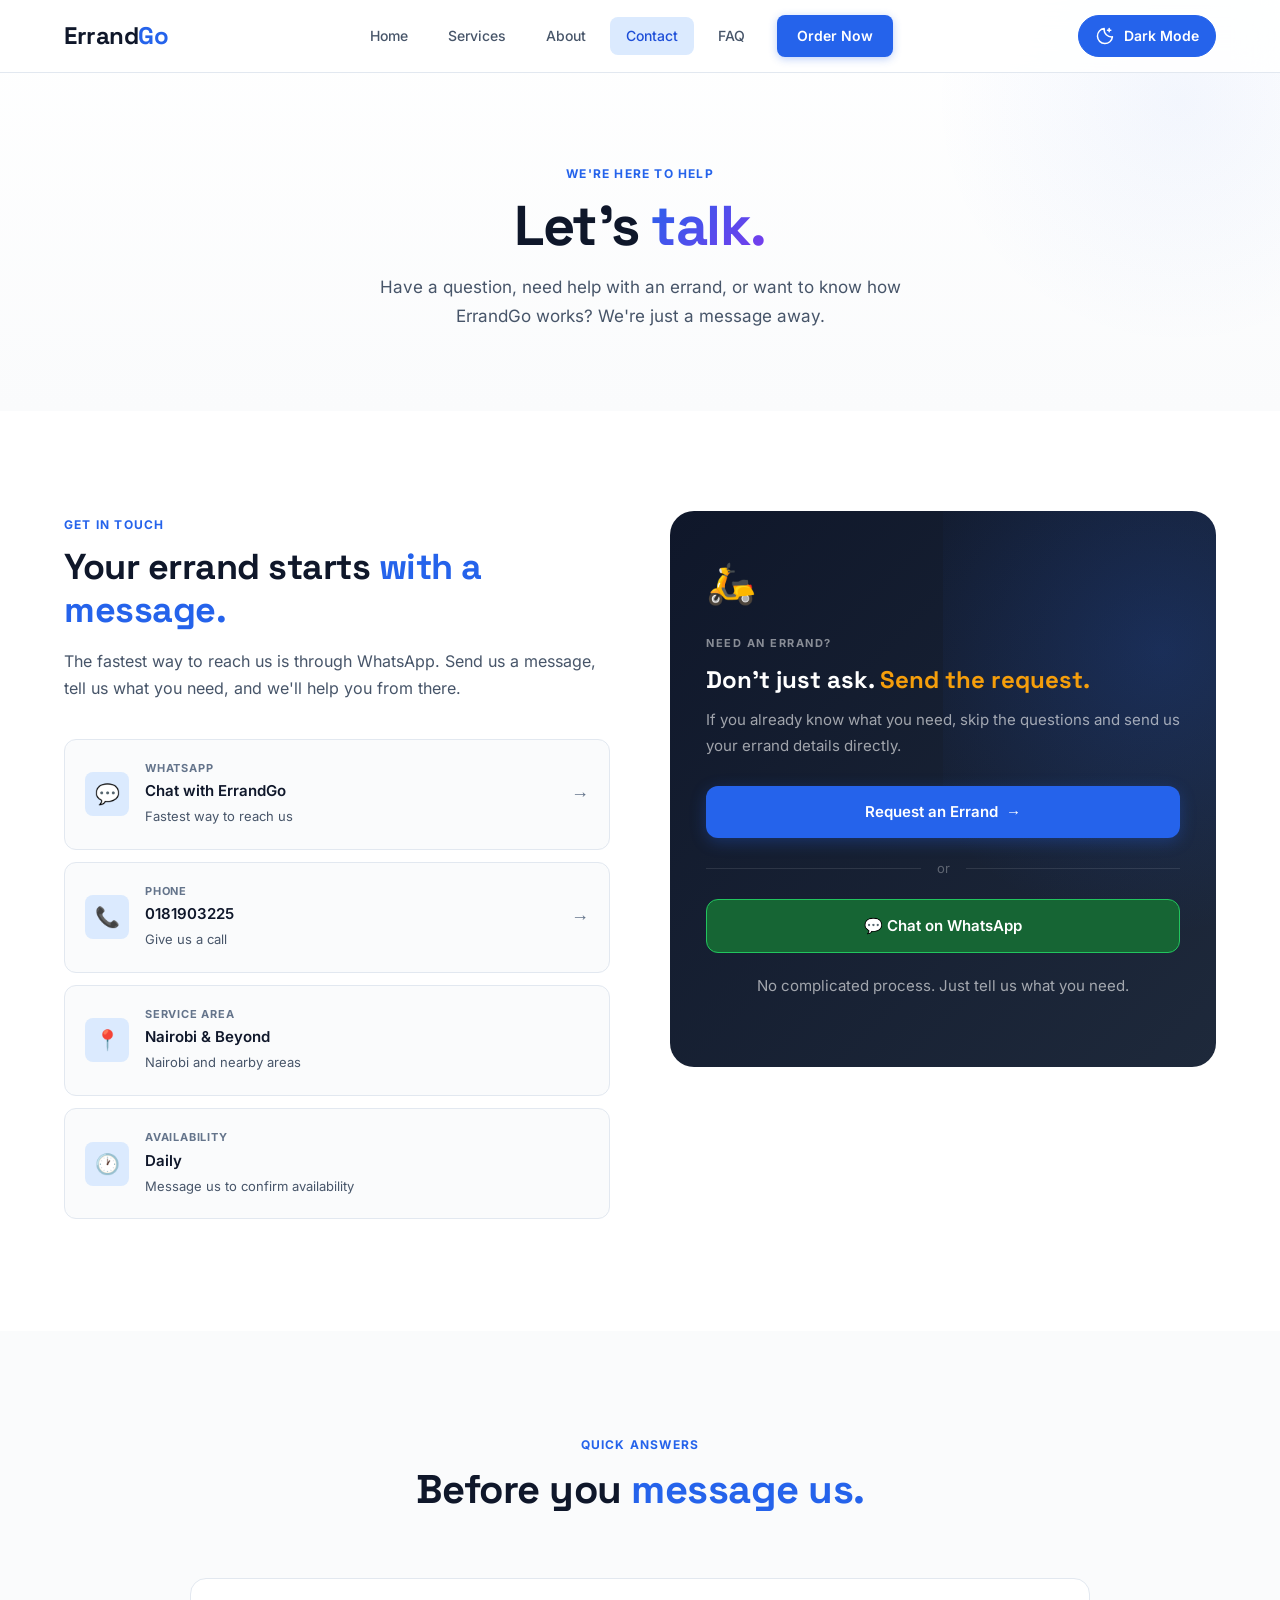
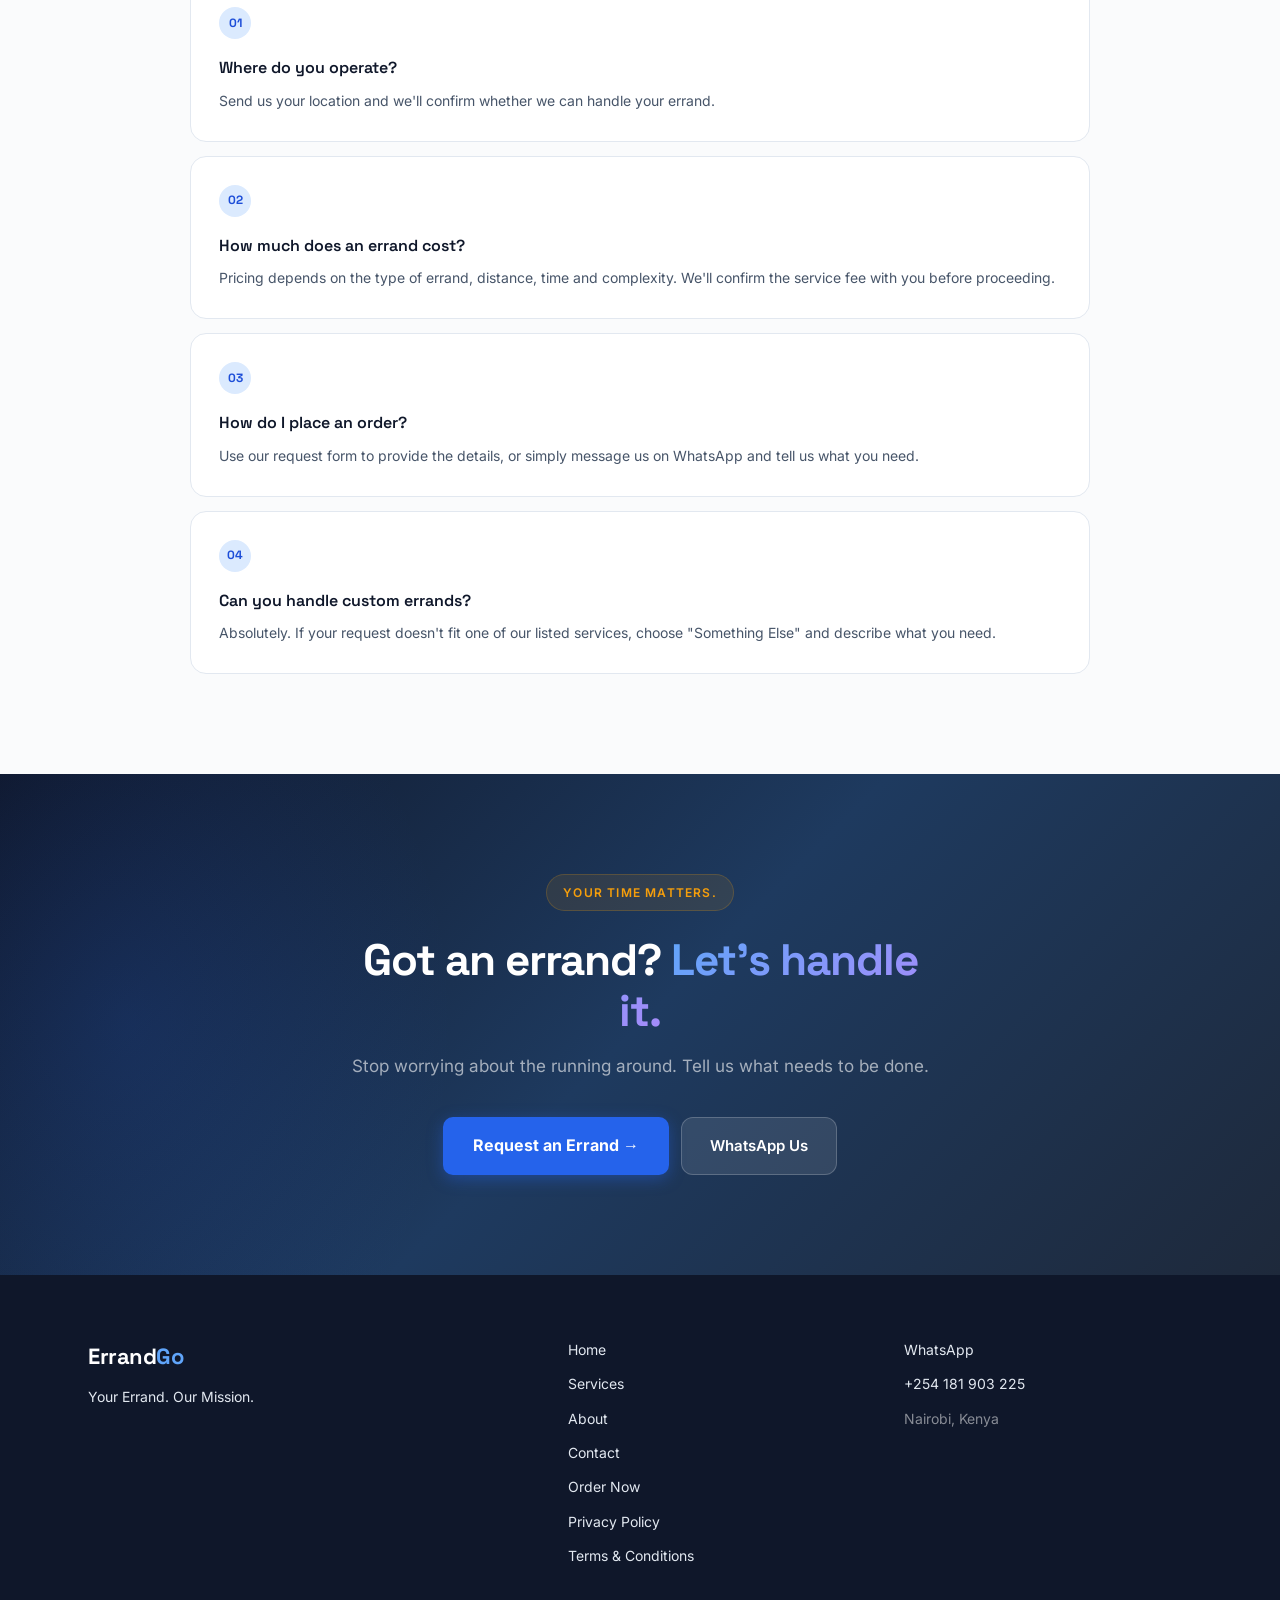
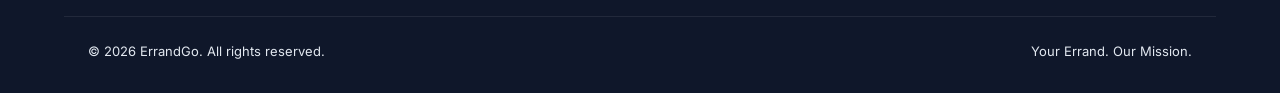
<file: contact.html>
<!DOCTYPE html>
<html lang="en">

<head>
    <meta charset="UTF-8">

    <meta name="viewport"
          content="width=device-width, initial-scale=1.0">

    <!-- Primary SEO -->
    <title>Contact ErrandGo Nairobi | Get in Touch</title>

    <meta name="description"
      content="Contact ErrandGo Nairobi to request shopping, deliveries, personal errands, dry cleaning and laundry runs, gift delivery, document runs, business errands and e-commerce fulfilment across Nairobi.">
    
    <meta name="author"
          content="ErrandGo Nairobi">

    <meta name="robots"
          content="index, follow">

    <meta name="theme-color"
          content="#0f172a">

    <!-- Canonical URL -->
    <link rel="canonical"
          href="https://ochiengdaniel2002-art.github.io/errandgo-nairobi/contact.html">

    <!-- Favicons & App Icons -->
<link rel="icon"
      type="image/png"
      sizes="32x32"
      href="favicon-32x32.png">

<link rel="apple-touch-icon"
      sizes="180x180"
      href="apple-touch-icon.png">

<link rel="icon"
      type="image/png"
      sizes="192x192"
      href="icon-192.png">

<link rel="icon"
      type="image/png"
      sizes="512x512"
      href="icon-512.png">

<!-- Web App Manifest -->
<link rel="manifest"
      href="manifest.json">

<!-- Open Graph / Social Sharing -->
<meta property="og:type"
      content="website">

<meta property="og:title"
      content="Contact ErrandGo Nairobi | Get in Touch">

<meta property="og:description"
      content="Contact ErrandGo Nairobi to request shopping, deliveries, personal errands, dry cleaning and laundry runs, gift delivery, document runs, business errands and e-commerce fulfilment across Nairobi.">

<meta property="og:url"
      content="https://ochiengdaniel2002-art.github.io/errandgo-nairobi/contact.html">

<meta property="og:site_name"
      content="ErrandGo Nairobi">

<meta property="og:locale"
      content="en_KE">

<!-- Open Graph Image -->
<meta property="og:image"
      content="https://ochiengdaniel2002-art.github.io/errandgo-nairobi/og-image.png">

<meta property="og:image:width"
      content="1200">

<meta property="og:image:height"
      content="630">

<meta property="og:image:alt"
      content="ErrandGo Nairobi - Errand and Delivery Services">

<!-- Twitter / X Social Card -->
<meta name="twitter:card"
      content="summary_large_image">

<meta name="twitter:site"
      content="@errandgoNairobi">

<meta name="twitter:creator"
      content="@errandgoNairobi">

<meta name="twitter:title"
      content="Contact ErrandGo Nairobi | Get in Touch">

<meta name="twitter:description"
      content="Contact ErrandGo Nairobi to request shopping, deliveries, personal errands, dry cleaning and laundry runs, gift delivery, document runs, business errands and e-commerce fulfilment across Nairobi.">

<meta name="twitter:image"
      content="https://ochiengdaniel2002-art.github.io/errandgo-nairobi/og-image.png">

<meta name="twitter:image:alt"
      content="ErrandGo Nairobi - Errand and Delivery Services">
    
    <!-- Self-hosted fonts -->
    <link rel="preload"
          as="font"
          type="font/woff2"
          href="fonts/inter-latin.woff2"
          crossorigin>

    <link rel="preload"
          as="font"
          type="font/woff2"
          href="fonts/space-grotesk-latin.woff2"
          crossorigin>

    <!-- Main Stylesheet -->
    <link rel="stylesheet"
          href="style.css">

</head>

<body>

<!-- NAVIGATION -->
<header class="navbar">
    <div class="nav-container">
        <a href="index.html" class="logo" aria-label="ErrandGo Home">
            Errand<span>Go</span>
        </a>

        <nav class="nav-links" id="navLinks" aria-label="Main navigation">
<a href="index.html">Home</a>
<a href="services.html">Services</a>
<a href="about.html">About</a>
<a href="contact.html" class="active">Contact</a>
<a href="index.html#faq">FAQ</a>
<a href="request.html" class="nav-button">Order Now</a>
        </nav>

<!-- Dark Mode Toggle -->
<button
    class="theme-toggle"
    id="themeToggle"
    type="button"
    aria-label="Switch to dark mode"
    title="Switch theme"
>
    <span id="themeIcon" class="theme-icon" aria-hidden="true">
        <svg viewBox="0 0 24 24" fill="none"
             stroke="currentColor" stroke-width="1.8"
             stroke-linecap="round" stroke-linejoin="round">
            <path d="M20.9 13A9 9 0 0 1 11 3.1
                     9 9 0 1 0 20.9 13Z"></path>
            <path d="M17 3v4"></path>
            <path d="M15 5h4"></path>
        </svg>
    </span>
    <span id="themeText">Dark Mode</span>
</button>

        <button class="menu-toggle" id="menuToggle" type="button"
                aria-label="Open navigation menu" aria-expanded="false" aria-controls="navLinks">
            <span></span>
            <span></span>
            <span></span>
        </button>
    </div>
</header>

<main>

<!-- PAGE HERO -->
<section class="page-hero">
    <div class="container">
        <div class="page-hero-content">
            <span class="eyebrow">We're Here To Help</span>
            <h1>Let's <span>talk.</span></h1>
            <p>Have a question, need help with an errand, or want to know how ErrandGo works? We're just a message away.</p>
        </div>
    </div>
</section>

<!-- CONTACT -->
<section class="contact-section">
    <div class="container">
        <div class="contact-grid">

            <!-- CONTACT INFO -->
            <div class="contact-info fade-in">
                <span class="section-label">Get In Touch</span>
                <h2>Your errand starts <span>with a message.</span></h2>
                <p class="contact-intro">The fastest way to reach us is through WhatsApp. Send us a message, tell us what you need, and we'll help you from there.</p>

                <a href="https://wa.me/254181903225?text=Hi%20ErrandGo%2C%20I%27d%20like%20to%20make%20an%20inquiry."
                   target="_blank" rel="noopener noreferrer" class="contact-method"
                   aria-label="Chat with ErrandGo on WhatsApp">
                    <div class="contact-icon">&#128172;</div>
                    <div class="contact-method-content">
                        <span>WhatsApp</span>
                        <strong>Chat with ErrandGo</strong>
                        <small>Fastest way to reach us</small>
                    </div>
                    <span class="contact-arrow">&rarr;</span>
                </a>

                <a href="tel:+254181903225" class="contact-method" aria-label="Call ErrandGo">
                    <div class="contact-icon">&#128222;</div>
                    <div class="contact-method-content">
                        <span>Phone</span>
                        <strong>0181903225</strong>
                        <small>Give us a call</small>
                    </div>
                    <span class="contact-arrow">&rarr;</span>
                </a>

                <div class="contact-method">
                    <div class="contact-icon">&#128205;</div>
                    <div class="contact-method-content">
                        <span>Service Area</span>
                        <strong>Nairobi & Beyond</strong>
                        <small>Nairobi and nearby areas</small>
                    </div>
                </div>

                <div class="contact-method">
                    <div class="contact-icon">&#128336;</div>
                    <div class="contact-method-content">
                        <span>Availability</span>
                        <strong>Daily</strong>
                        <small>Message us to confirm availability</small>
                    </div>
                </div>
            </div>

            <!-- CONTACT CARD -->
            <div class="contact-card fade-in">
                <div class="contact-card-icon">&#128757;</div>
                <span class="contact-card-label">Need an errand?</span>
                <h2>Don't just ask. <span>Send the request.</span></h2>
                <p>If you already know what you need, skip the questions and send us your errand details directly.</p>

                <a href="request.html" class="contact-card-button">
                    Request an Errand <span>&rarr;</span>
                </a>

                <div class="contact-card-divider"><span>or</span></div>

                <a href="https://wa.me/254181903225?text=Hi%20ErrandGo%2C%20I%20need%20help%20with%20an%20errand."
                   target="_blank" rel="noopener noreferrer" class="contact-whatsapp-button">
                    &#128172; Chat on WhatsApp
                </a>

                <p class="contact-card-note">No complicated process. Just tell us what you need.</p>
            </div>

        </div>
    </div>
</section>

<!-- FAQ -->
<section class="faq-section">
    <div class="container">
        <div class="center-heading fade-in">
            <span class="eyebrow">Quick Answers</span>
            <h2>Before you <span>message us.</span></h2>
        </div>

        <div class="faq-grid">
            <div class="faq-card fade-in">
                <span class="faq-number">01</span>
                <h3>Where do you operate?</h3>
                <p>Send us your location and we'll confirm whether we can handle your errand.</p>
            </div>
            <div class="faq-card fade-in">
                <span class="faq-number">02</span>
                <h3>How much does an errand cost?</h3>
                <p>Pricing depends on the type of errand, distance, time and complexity. We'll confirm the service fee with you before proceeding.</p>
            </div>
            <div class="faq-card fade-in">
                <span class="faq-number">03</span>
                <h3>How do I place an order?</h3>
                <p>Use our request form to provide the details, or simply message us on WhatsApp and tell us what you need.</p>
            </div>
            <div class="faq-card fade-in">
                <span class="faq-number">04</span>
                <h3>Can you handle custom errands?</h3>
                <p>Absolutely. If your request doesn't fit one of our listed services, choose "Something Else" and describe what you need.</p>
            </div>
        </div>
    </div>
</section>

<!-- CTA -->
<section class="cta-section">
    <div class="container">
        <div class="cta-content fade-in">
            <span class="cta-badge">Your time matters.</span>
            <h2>Got an errand? <span>Let's handle it.</span></h2>
            <p>Stop worrying about the running around. Tell us what needs to be done.</p>
            <div class="cta-buttons">
                <a href="request.html" class="cta-button">Request an Errand &rarr;</a>
                <a href="https://wa.me/254181903225?text=Hi%20ErrandGo%2C%20I%27d%20like%20to%20make%20an%20inquiry."
                   target="_blank" rel="noopener noreferrer" class="cta-button secondary">
                    WhatsApp Us
                </a>
            </div>
        </div>
    </div>
</section>

</main>

<!-- FOOTER -->
<footer class="footer">
    <div class="container">
        <div class="footer-content">
            <div class="footer-brand">
                <a href="index.html" class="logo" aria-label="ErrandGo Home">Errand<span>Go</span></a>
                <p>Your Errand. Our Mission.</p>
            </div>
            <div class="footer-links">
                <a href="index.html">Home</a>
                <a href="services.html">Services</a>
                <a href="about.html">About</a>
                <a href="contact.html">Contact</a>
                <a href="request.html">Order Now</a>
                <a href="privacy.html">Privacy Policy</a>
                <a href="terms.html">Terms &amp; Conditions</a>
            </div>
            <div class="footer-contact">
                <a href="https://wa.me/254181903225" target="_blank" rel="noopener noreferrer">WhatsApp</a>
                <a href="tel:+254181903225">+254 181 903 225</a>
                <span>Nairobi, Kenya</span>
            </div>
        </div>
        <div class="footer-bottom">
            <p>&copy; <span id="currentYear">2026</span> ErrandGo. All rights reserved.</p>
            <p>Your Errand. Our Mission.</p>
        </div>
    </div>
</footer>

<script src="script.js" defer></script>

</body>
</html>
</file>
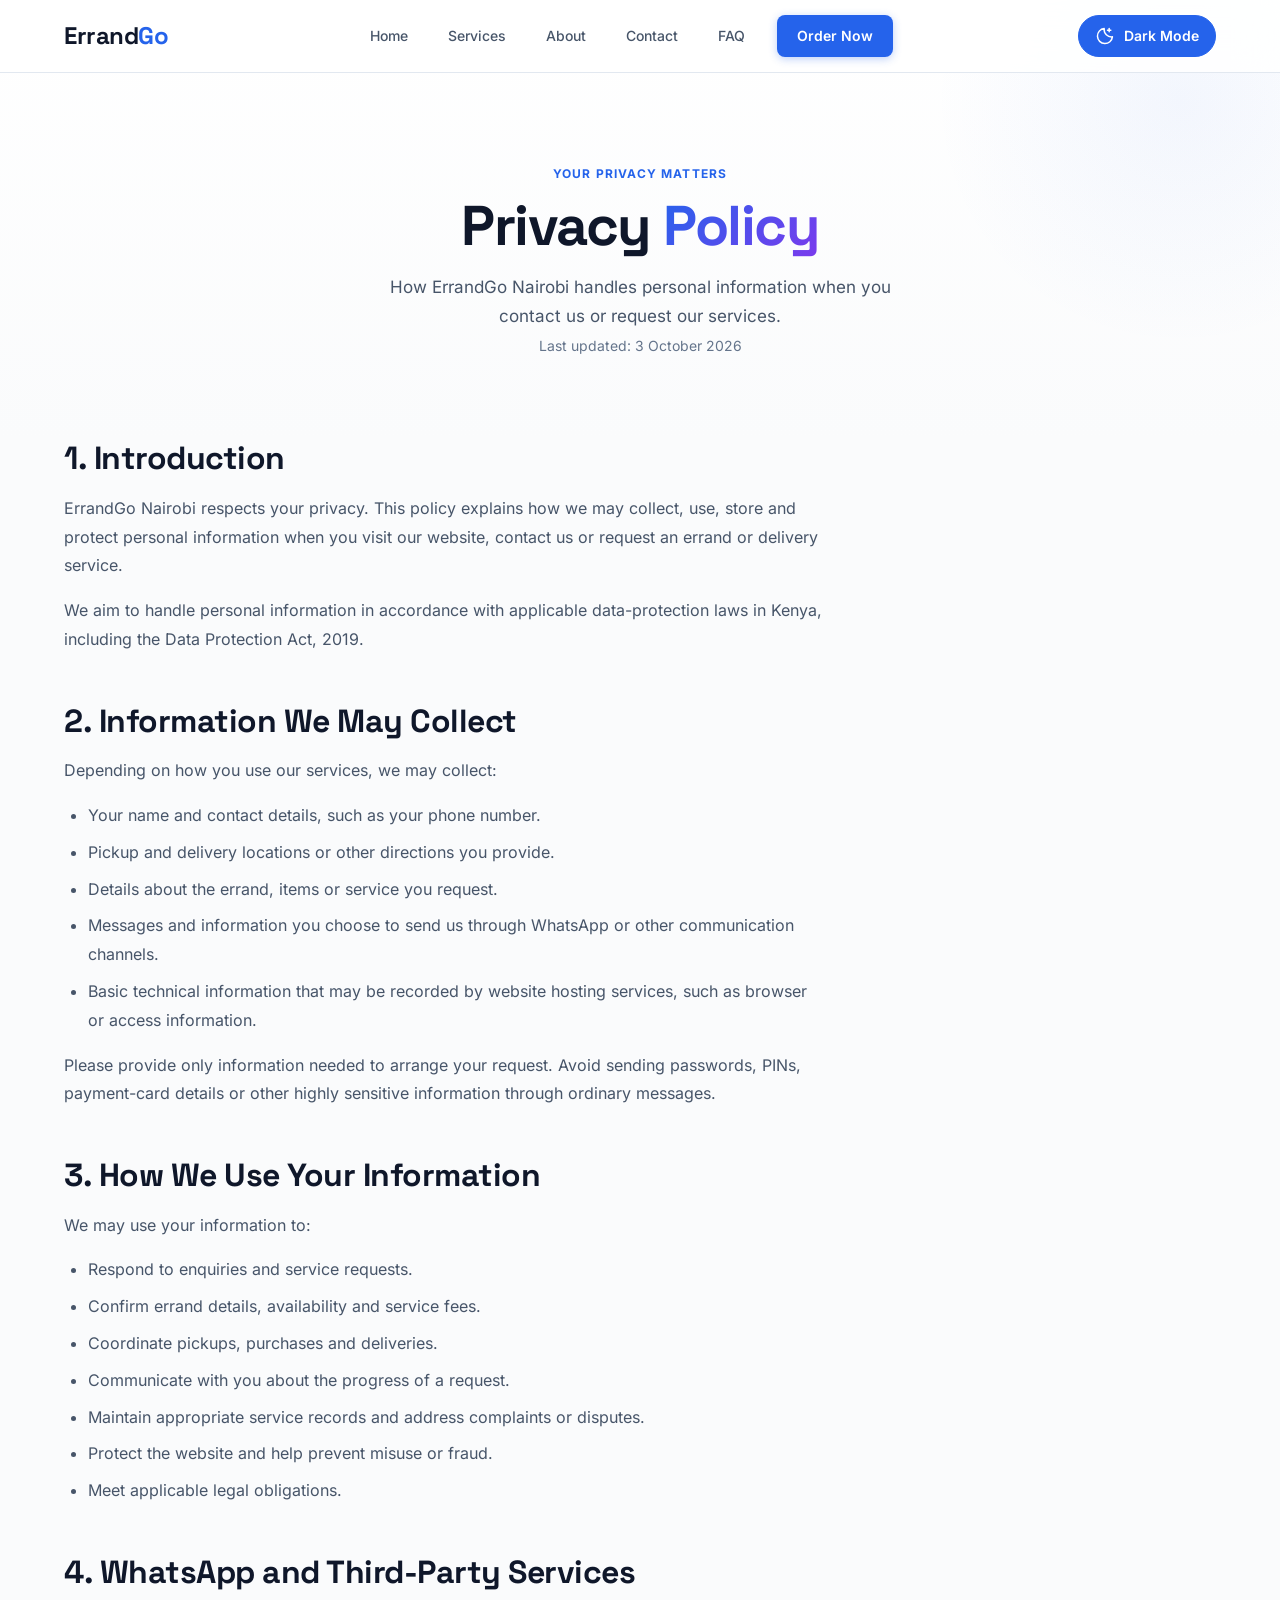
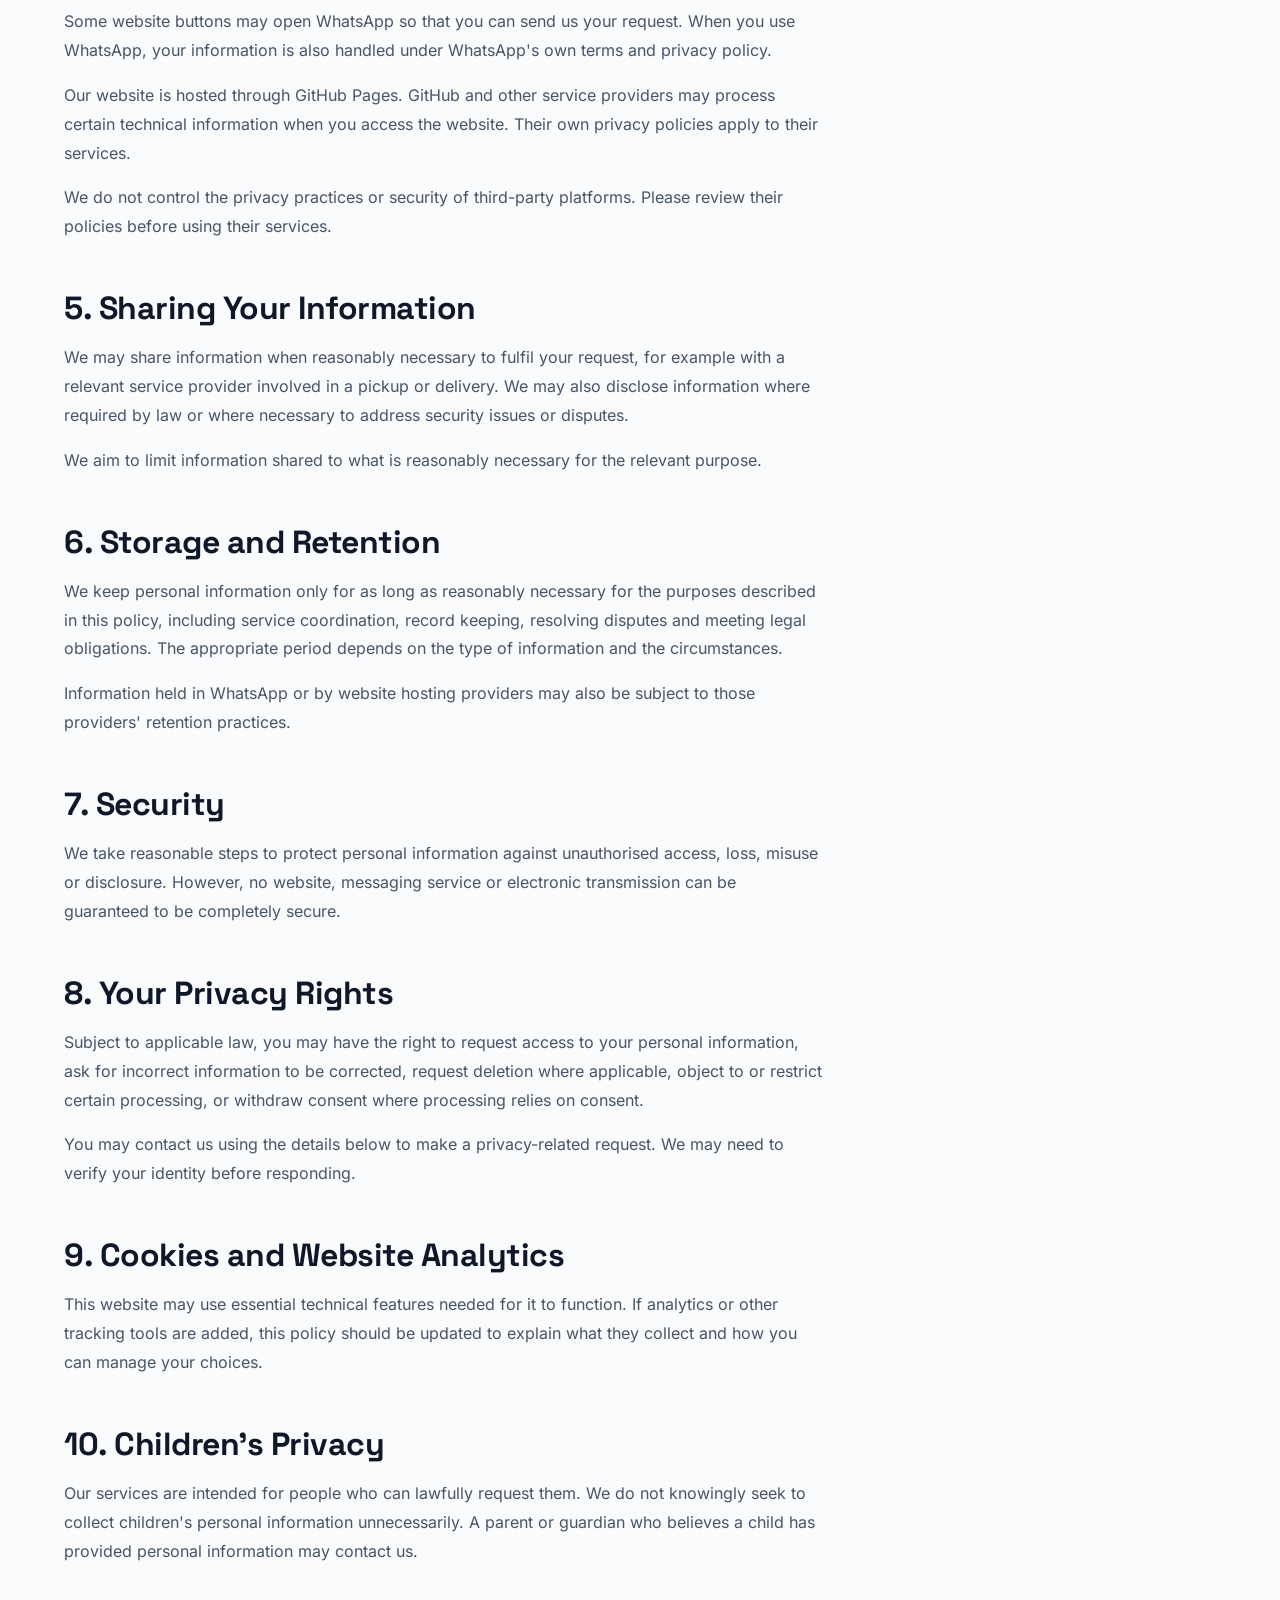
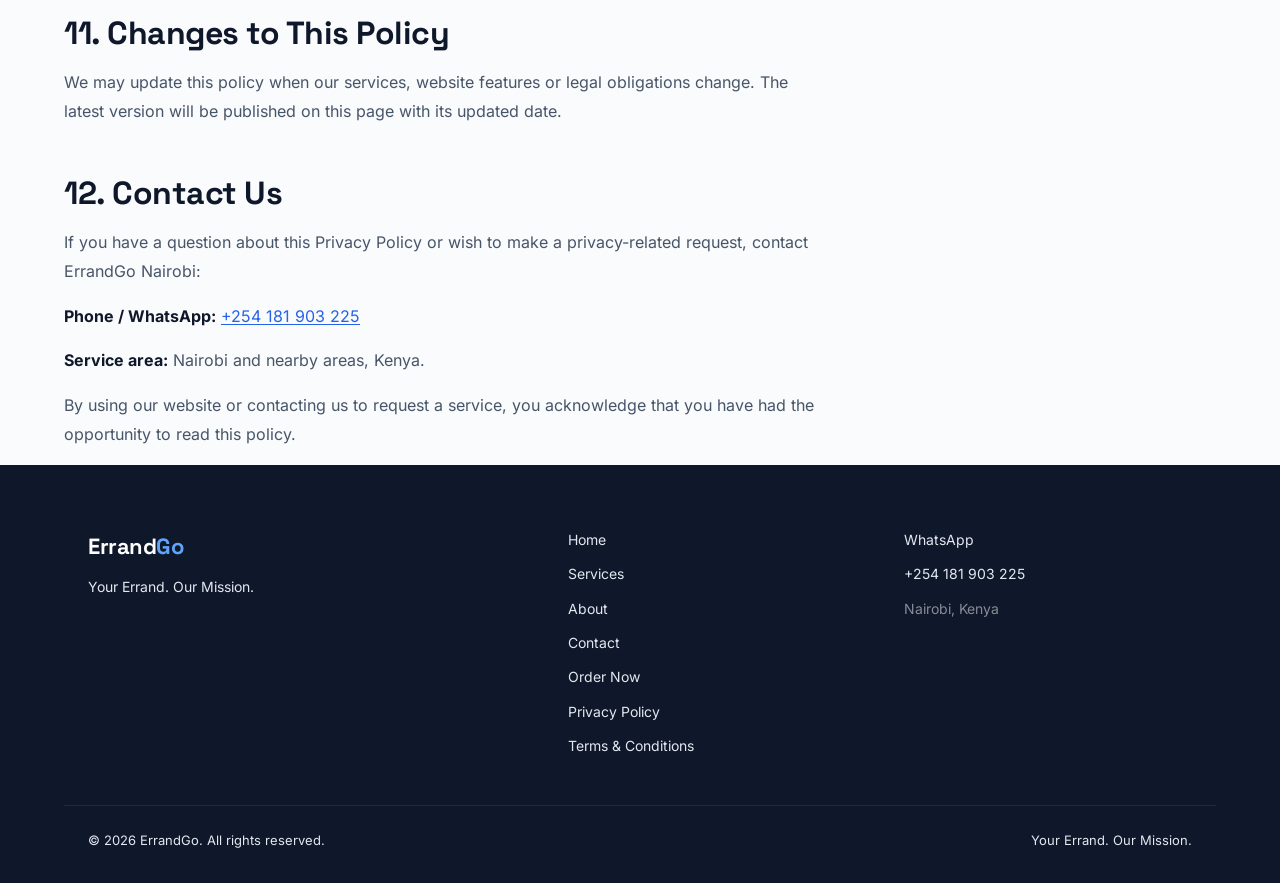
<file: privacy.html>
<!DOCTYPE html>
<html lang="en">

<head>
    <meta charset="UTF-8">

    <meta name="viewport"
          content="width=device-width, initial-scale=1.0">

    <!-- Primary SEO -->
    <title>Privacy Policy | ErrandGo Nairobi</title>

    <meta name="description"
          content="Read the ErrandGo Nairobi Privacy Policy to understand how we collect, use, protect and handle your personal information.">

    <meta name="author"
          content="ErrandGo Nairobi">

    <meta name="robots"
          content="index, follow">

    <meta name="theme-color"
          content="#0f172a">

    <!-- Canonical URL -->
    <link rel="canonical"
          href="https://ochiengdaniel2002-art.github.io/errandgo-nairobi/privacy.html">

    <!-- Favicons & App Icons -->
    <link rel="icon"
          type="image/png"
          sizes="32x32"
          href="favicon-32x32.png">

    <link rel="apple-touch-icon"
          sizes="180x180"
          href="apple-touch-icon.png">

    <link rel="icon"
          type="image/png"
          sizes="192x192"
          href="icon-192.png">

    <link rel="icon"
          type="image/png"
          sizes="512x512"
          href="icon-512.png">

    <!-- Web App Manifest -->
    <link rel="manifest"
          href="manifest.json">

    <!-- Open Graph / Social Sharing -->
    <meta property="og:type"
          content="website">

    <meta property="og:title"
          content="Privacy Policy | ErrandGo Nairobi">

    <meta property="og:description"
          content="Read the ErrandGo Nairobi Privacy Policy to understand how we collect, use, protect and handle your personal information.">

    <meta property="og:url"
          content="https://ochiengdaniel2002-art.github.io/errandgo-nairobi/privacy.html">

    <meta property="og:site_name"
          content="ErrandGo Nairobi">

    <meta property="og:locale"
          content="en_KE">

    <!-- Open Graph Image -->
    <meta property="og:image"
          content="https://ochiengdaniel2002-art.github.io/errandgo-nairobi/og-image.png">

    <meta property="og:image:width"
          content="1200">

    <meta property="og:image:height"
          content="630">

    <meta property="og:image:alt"
          content="ErrandGo Nairobi - Errand and Delivery Services">

    <!-- Twitter / X Social Card -->
    <meta name="twitter:card"
          content="summary_large_image">

    <meta name="twitter:site"
          content="@errandgoNairobi">

    <meta name="twitter:creator"
          content="@errandgoNairobi">

    <meta name="twitter:title"
          content="Privacy Policy | ErrandGo Nairobi">

    <meta name="twitter:description"
          content="Read the ErrandGo Nairobi Privacy Policy to understand how we collect, use, protect and handle your personal information.">

    <meta name="twitter:image"
          content="https://ochiengdaniel2002-art.github.io/errandgo-nairobi/og-image.png">

    <meta name="twitter:image:alt"
          content="ErrandGo Nairobi - Errand and Delivery Services">

    <!-- Self-hosted fonts -->
    <link rel="preload"
          as="font"
          type="font/woff2"
          href="fonts/inter-latin.woff2"
          crossorigin>

    <link rel="preload"
          as="font"
          type="font/woff2"
          href="fonts/space-grotesk-latin.woff2"
          crossorigin>

    <!-- Main Stylesheet -->
    <link rel="stylesheet"
          href="style.css">

</head>

<body>

<!-- NAVIGATION -->
<header class="navbar">
    <div class="nav-container">
        <a href="index.html" class="logo" aria-label="ErrandGo Home">
            Errand<span>Go</span>
        </a>

        <nav class="nav-links" id="navLinks" aria-label="Main navigation">
            <a href="index.html">Home</a>
            <a href="services.html">Services</a>
            <a href="about.html">About</a>
            <a href="contact.html">Contact</a>
            <a href="index.html#faq">FAQ</a>
            <a href="request.html" class="nav-button">Order Now</a>
        </nav>

<!-- Dark Mode Toggle -->
<button
    class="theme-toggle"
    id="themeToggle"
    type="button"
    aria-label="Switch to dark mode"
    title="Switch theme"
>
    <span id="themeIcon" class="theme-icon" aria-hidden="true">
        <svg viewBox="0 0 24 24" fill="none"
             stroke="currentColor" stroke-width="1.8"
             stroke-linecap="round" stroke-linejoin="round">
            <path d="M20.9 13A9 9 0 0 1 11 3.1
                     9 9 0 1 0 20.9 13Z"></path>
            <path d="M17 3v4"></path>
            <path d="M15 5h4"></path>
        </svg>
    </span>
    <span id="themeText">Dark Mode</span>
</button>

        <button class="menu-toggle" id="menuToggle" type="button"
                aria-label="Open navigation menu" aria-expanded="false" aria-controls="navLinks">
            <span></span>
            <span></span>
            <span></span>
        </button>
    </div>
</header>

<main>

<!-- PAGE HERO -->
<section class="page-hero">
    <div class="container">
        <div class="page-hero-content">
            <span class="eyebrow">Your Privacy Matters</span>
            <h1>Privacy <span>Policy</span></h1>
            <p>How ErrandGo Nairobi handles personal information when you contact us or request our services.</p>
            <p><small>Last updated: 3 October 2026</small></p>
        </div>
    </div>
</section>

<!-- POLICY CONTENT -->
<section class="section">
    <div class="container">
        <article class="privacy-content">

            <h2>1. Introduction</h2>
            <p>
                ErrandGo Nairobi respects your privacy. This policy
                explains how we may collect, use, store and protect
                personal information when you visit our website,
                contact us or request an errand or delivery service.
            </p>
            <p>
                We aim to handle personal information in accordance
                with applicable data-protection laws in Kenya,
                including the Data Protection Act, 2019.
            </p>

            <h2>2. Information We May Collect</h2>
            <p>Depending on how you use our services, we may collect:</p>
            <ul>
                <li>Your name and contact details, such as your phone number.</li>
                <li>Pickup and delivery locations or other directions you provide.</li>
                <li>Details about the errand, items or service you request.</li>
                <li>Messages and information you choose to send us through WhatsApp or other communication channels.</li>
                <li>Basic technical information that may be recorded by website hosting services, such as browser or access information.</li>
            </ul>
            <p>
                Please provide only information needed to arrange
                your request. Avoid sending passwords, PINs,
                payment-card details or other highly sensitive
                information through ordinary messages.
            </p>

            <h2>3. How We Use Your Information</h2>
            <p>We may use your information to:</p>
            <ul>
                <li>Respond to enquiries and service requests.</li>
                <li>Confirm errand details, availability and service fees.</li>
                <li>Coordinate pickups, purchases and deliveries.</li>
                <li>Communicate with you about the progress of a request.</li>
                <li>Maintain appropriate service records and address complaints or disputes.</li>
                <li>Protect the website and help prevent misuse or fraud.</li>
                <li>Meet applicable legal obligations.</li>
            </ul>

            <h2>4. WhatsApp and Third-Party Services</h2>
            <p>
                Some website buttons may open WhatsApp so that you
                can send us your request. When you use WhatsApp,
                your information is also handled under WhatsApp's
                own terms and privacy policy.
            </p>
            <p>
                Our website is hosted through GitHub Pages.
                GitHub and other service providers may process
                certain technical information when you access the
                website. Their own privacy policies apply to their
                services.
            </p>
            <p>
                We do not control the privacy practices or security
                of third-party platforms. Please review their policies
                before using their services.
            </p>

            <h2>5. Sharing Your Information</h2>
            <p>
                We may share information when reasonably necessary
                to fulfil your request, for example with a relevant
                service provider involved in a pickup or delivery.
                We may also disclose information where required by
                law or where necessary to address security issues
                or disputes.
            </p>
            <p>
                We aim to limit information shared to what is
                reasonably necessary for the relevant purpose.
            </p>

            <h2>6. Storage and Retention</h2>
            <p>
                We keep personal information only for as long as
                reasonably necessary for the purposes described in
                this policy, including service coordination, record
                keeping, resolving disputes and meeting legal
                obligations. The appropriate period depends on
                the type of information and the circumstances.
            </p>
            <p>
                Information held in WhatsApp or by website hosting
                providers may also be subject to those providers'
                retention practices.
            </p>

            <h2>7. Security</h2>
            <p>
                We take reasonable steps to protect personal
                information against unauthorised access, loss,
                misuse or disclosure. However, no website,
                messaging service or electronic transmission can
                be guaranteed to be completely secure.
            </p>

            <h2>8. Your Privacy Rights</h2>
            <p>
                Subject to applicable law, you may have the right
                to request access to your personal information,
                ask for incorrect information to be corrected,
                request deletion where applicable, object to or
                restrict certain processing, or withdraw consent
                where processing relies on consent.
            </p>
            <p>
                You may contact us using the details below to make
                a privacy-related request. We may need to verify
                your identity before responding.
            </p>

            <h2>9. Cookies and Website Analytics</h2>
            <p>
                This website may use essential technical features
                needed for it to function. If analytics or other
                tracking tools are added, this policy should be
                updated to explain what they collect and how you
                can manage your choices.
            </p>

            <h2>10. Children's Privacy</h2>
            <p>
                Our services are intended for people who can
                lawfully request them. We do not knowingly seek
                to collect children's personal information
                unnecessarily. A parent or guardian who believes
                a child has provided personal information may
                contact us.
            </p>

            <h2>11. Changes to This Policy</h2>
            <p>
                We may update this policy when our services,
                website features or legal obligations change.
                The latest version will be published on this page
                with its updated date.
            </p>

            <h2>12. Contact Us</h2>
            <p>
                If you have a question about this Privacy Policy
                or wish to make a privacy-related request, contact
                ErrandGo Nairobi:
            </p>
            <p>
                <strong>Phone / WhatsApp:</strong>
                <a href="https://wa.me/254181903225"
                   target="_blank"
                   rel="noopener noreferrer">+254 181 903 225</a>
            </p>
            <p>
                <strong>Service area:</strong> Nairobi and nearby
                areas, Kenya.
            </p>

            <p>
                By using our website or contacting us to request
                a service, you acknowledge that you have had the
                opportunity to read this policy.
            </p>

        </article>
    </div>
</section>

</main>

<!-- FOOTER -->
<footer class="footer">
    <div class="container">
        <div class="footer-content">
            <div class="footer-brand">
                <a href="index.html" class="logo" aria-label="ErrandGo Home">Errand<span>Go</span></a>
                <p>Your Errand. Our Mission.</p>
            </div>
            <div class="footer-links">
                <a href="index.html">Home</a>
                <a href="services.html">Services</a>
                <a href="about.html">About</a>
                <a href="contact.html">Contact</a>
                <a href="request.html">Order Now</a>
                <a href="privacy.html" aria-current="page">Privacy Policy</a>
                <a href="terms.html">Terms &amp; Conditions</a>
            </div>
            <div class="footer-contact">
                <a href="https://wa.me/254181903225" target="_blank" rel="noopener noreferrer">WhatsApp</a>
                <a href="tel:+254181903225">+254 181 903 225</a>
                <span>Nairobi, Kenya</span>
            </div>
        </div>
        <div class="footer-bottom">
            <p>&copy; <span id="currentYear">2026</span> ErrandGo. All rights reserved.</p>
            <p>Your Errand. Our Mission.</p>
        </div>
    </div>
</footer>

<script src="script.js" defer></script>

</body>
</html>
</file>
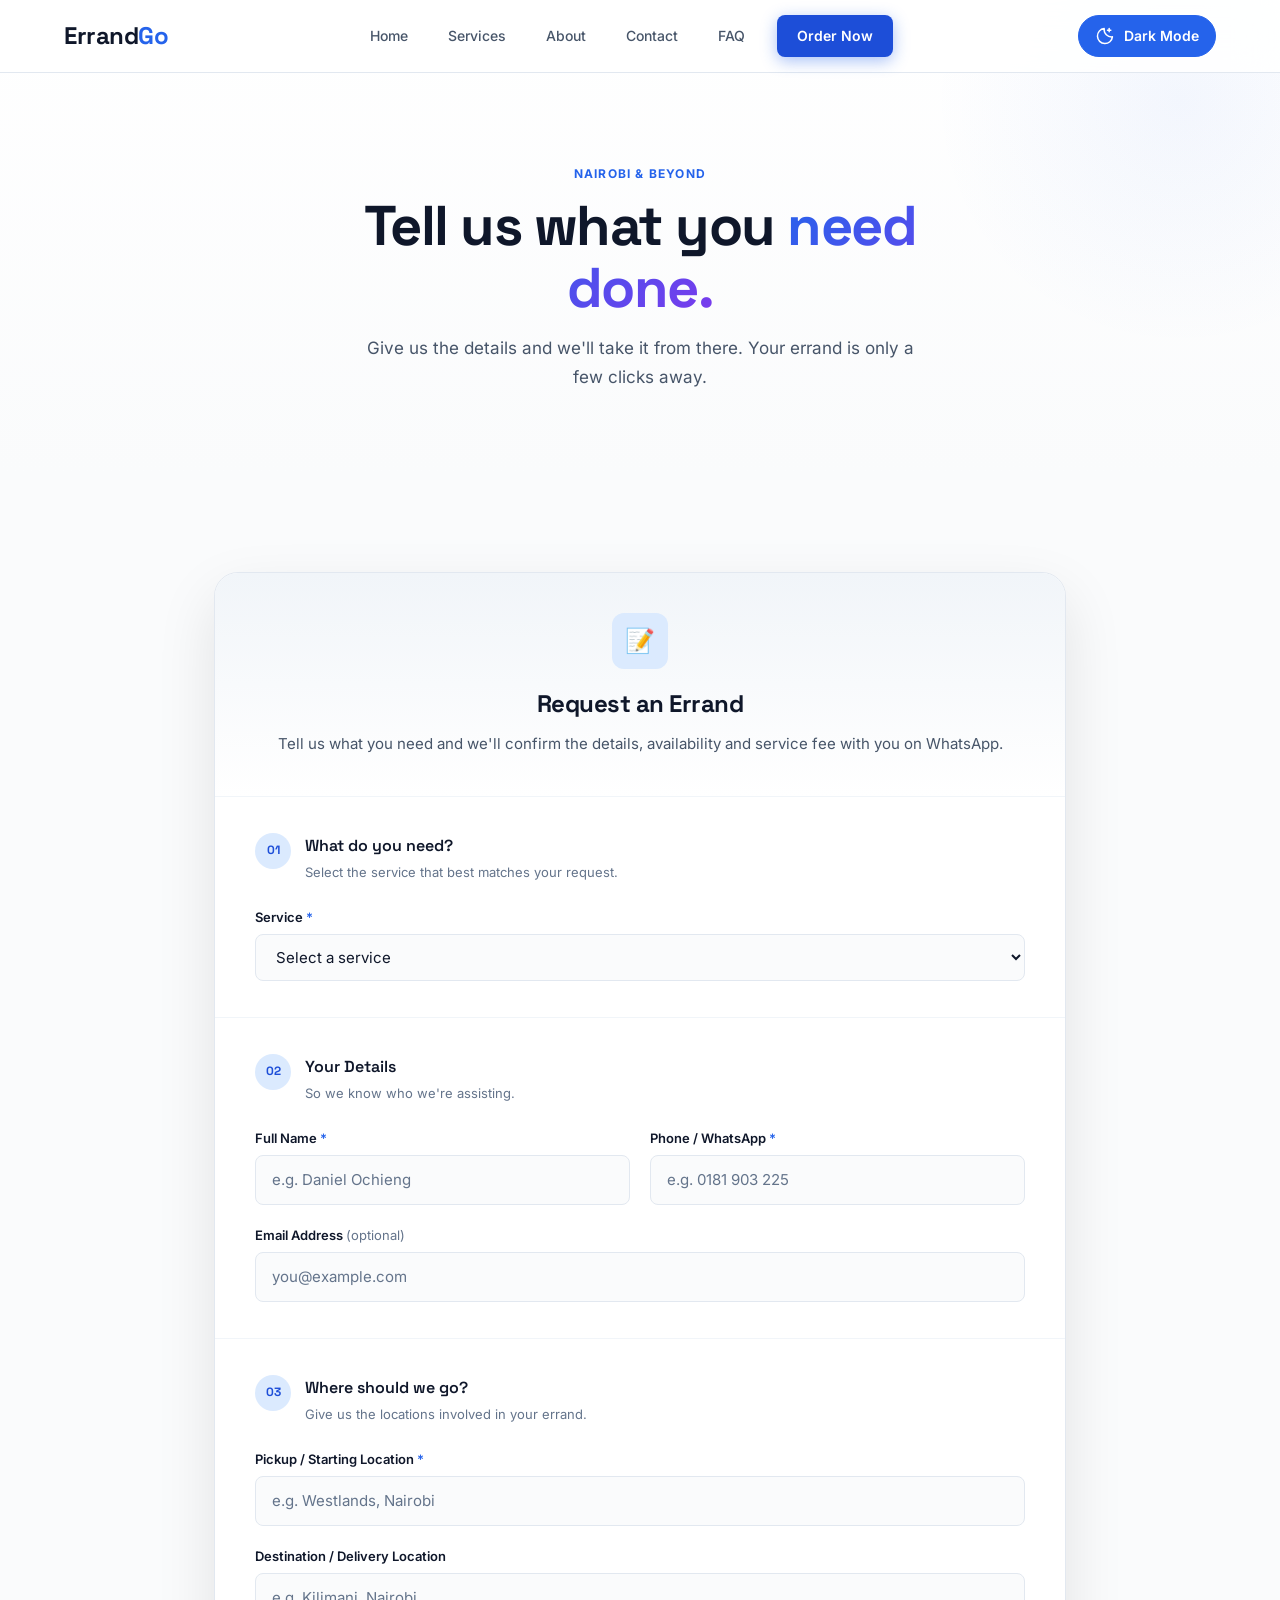
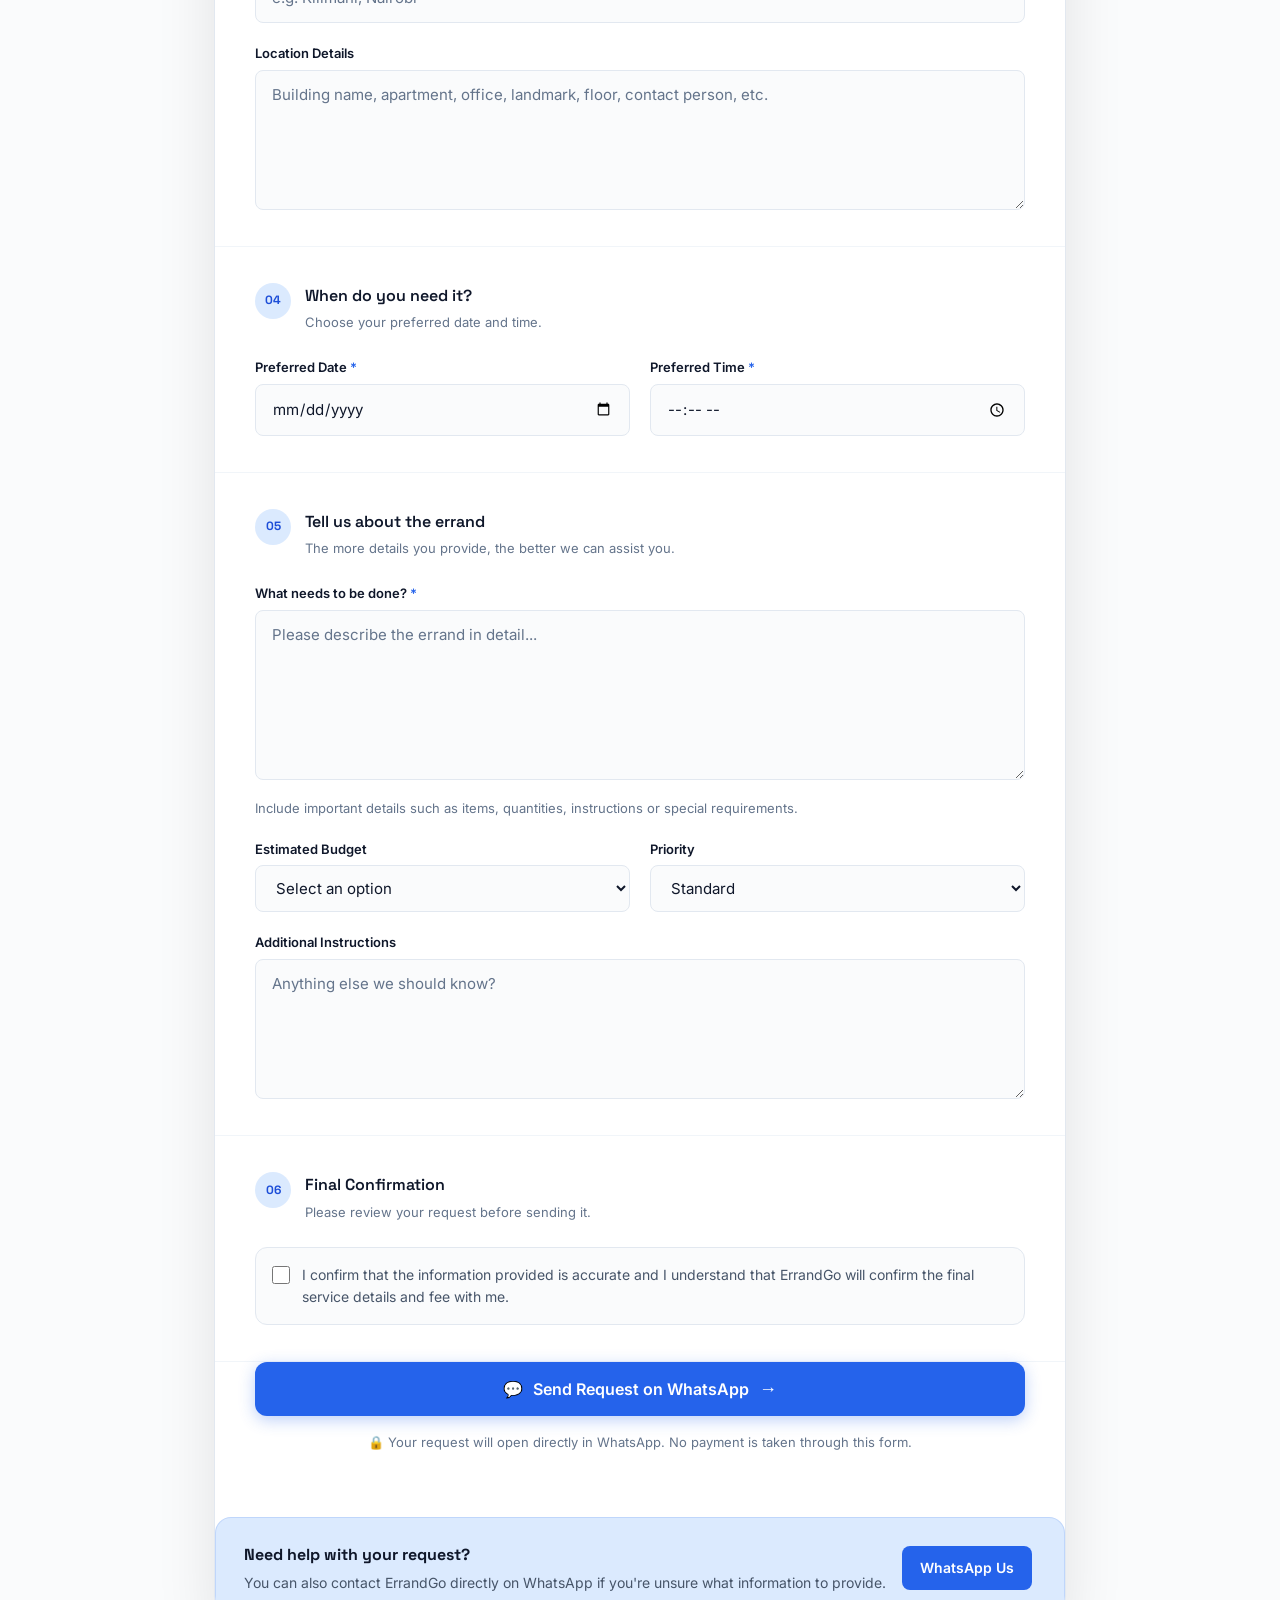
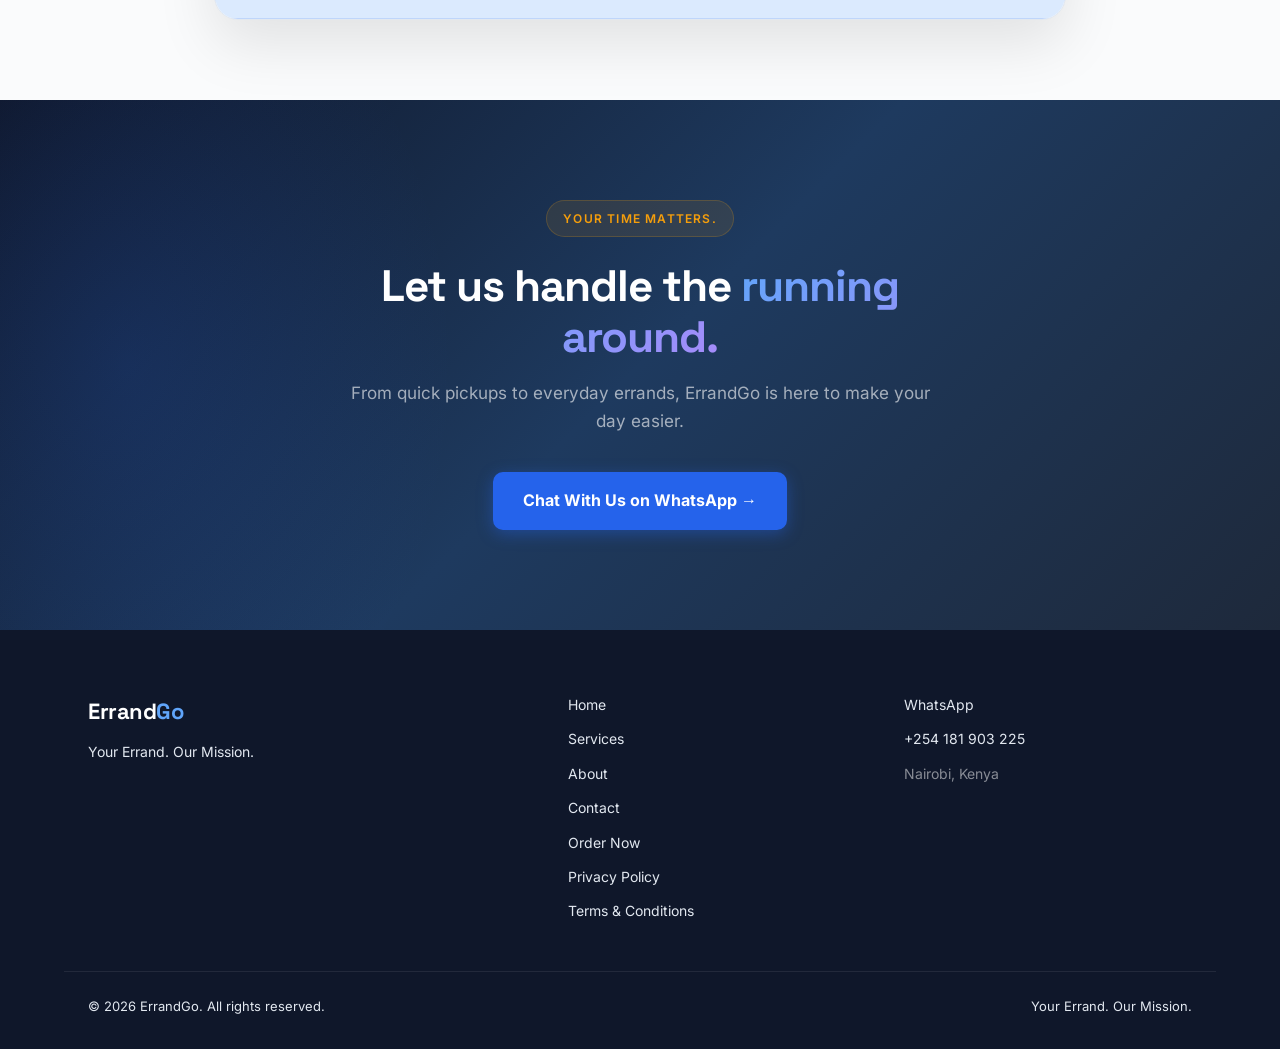
<file: request.html>
<!DOCTYPE html>
<html lang="en">

<head>
    <meta charset="UTF-8">

    <meta name="viewport"
          content="width=device-width, initial-scale=1.0">

    <!-- Primary SEO -->
    <title>Request an Errand | ErrandGo Nairobi</title>

    <meta name="description"
      content="Request an errand from ErrandGo Nairobi. Book shopping, personal errands, dry cleaning and laundry runs, gift delivery, pickups and deliveries, same-day delivery, document runs, business errands and e-commerce fulfilment across Nairobi.">

    <meta name="author"
          content="ErrandGo Nairobi">

    <meta name="robots"
          content="index, follow">

    <meta name="theme-color"
          content="#0f172a">

    <!-- Canonical URL -->
    <link rel="canonical"
          href="https://ochiengdaniel2002-art.github.io/errandgo-nairobi/request.html">

   <!-- Favicons & App Icons -->
<link rel="icon"
      type="image/png"
      sizes="32x32"
      href="favicon-32x32.png">

<link rel="apple-touch-icon"
      sizes="180x180"
      href="apple-touch-icon.png">

<link rel="icon"
      type="image/png"
      sizes="192x192"
      href="icon-192.png">

<link rel="icon"
      type="image/png"
      sizes="512x512"
      href="icon-512.png">

<!-- Web App Manifest -->
<link rel="manifest"
      href="manifest.json">

<!-- Open Graph / Social Sharing -->
<meta property="og:type"
      content="website">

<meta property="og:title"
      content="Request an Errand | ErrandGo Nairobi">

<meta property="og:description"
      content="Request an errand from ErrandGo Nairobi. Book shopping, personal errands, dry cleaning and laundry runs, gift delivery, pickups and deliveries, same-day delivery, document runs, business errands and e-commerce fulfilment across Nairobi.">

<meta property="og:url"
      content="https://ochiengdaniel2002-art.github.io/errandgo-nairobi/request.html">

<meta property="og:site_name"
      content="ErrandGo Nairobi">

<meta property="og:locale"
      content="en_KE">

<!-- Open Graph Image -->
<meta property="og:image"
      content="https://ochiengdaniel2002-art.github.io/errandgo-nairobi/og-image.png">

<meta property="og:image:width"
      content="1200">

<meta property="og:image:height"
      content="630">

<meta property="og:image:alt"
      content="ErrandGo Nairobi - Errand and Delivery Services">

<!-- Twitter / X Social Card -->
<meta name="twitter:card"
      content="summary_large_image">

<meta name="twitter:site"
      content="@errandgoNairobi">

<meta name="twitter:creator"
      content="@errandgoNairobi">

<meta name="twitter:title"
      content="Request an Errand | ErrandGo Nairobi">

<meta name="twitter:description"
      content="Request an errand from ErrandGo Nairobi. Book shopping, personal errands, dry cleaning and laundry runs, gift delivery, pickups and deliveries, same-day delivery, document runs, business errands and e-commerce fulfilment across Nairobi.">

<meta name="twitter:image"
      content="https://ochiengdaniel2002-art.github.io/errandgo-nairobi/og-image.png">

<meta name="twitter:image:alt"
      content="ErrandGo Nairobi - Errand and Delivery Services">
    <!-- Self-hosted fonts -->
    <link rel="preload"
          as="font"
          type="font/woff2"
          href="fonts/inter-latin.woff2"
          crossorigin>

    <link rel="preload"
          as="font"
          type="font/woff2"
          href="fonts/space-grotesk-latin.woff2"
          crossorigin>

    <!-- Main Stylesheet -->
    <link rel="stylesheet"
          href="style.css">

</head>

<body>

<!-- NAVIGATION -->
<header class="navbar">
    <div class="nav-container">
        <a href="index.html" class="logo" aria-label="ErrandGo Home">
            Errand<span>Go</span>
        </a>

        <nav class="nav-links" id="navLinks" aria-label="Main navigation">
<a href="index.html">Home</a>
<a href="services.html">Services</a>
<a href="about.html">About</a>
<a href="contact.html">Contact</a>
<a href="index.html#faq">FAQ</a>
<a href="request.html" class="nav-button active">Order Now</a>
        </nav>

<!-- Dark Mode Toggle -->
<button
    class="theme-toggle"
    id="themeToggle"
    type="button"
    aria-label="Switch to dark mode"
    title="Switch theme"
>
    <span id="themeIcon" class="theme-icon" aria-hidden="true">
        <svg viewBox="0 0 24 24" fill="none"
             stroke="currentColor" stroke-width="1.8"
             stroke-linecap="round" stroke-linejoin="round">
            <path d="M20.9 13A9 9 0 0 1 11 3.1
                     9 9 0 1 0 20.9 13Z"></path>
            <path d="M17 3v4"></path>
            <path d="M15 5h4"></path>
        </svg>
    </span>
    <span id="themeText">Dark Mode</span>
</button>

        <button class="menu-toggle" id="menuToggle" type="button"
                aria-label="Open navigation menu" aria-expanded="false" aria-controls="navLinks">
            <span></span>
            <span></span>
            <span></span>
        </button>
    </div>
</header>

<main>

<!-- PAGE HERO -->
<section class="page-hero">
    <div class="container">
        <div class="page-hero-content">
            <span class="eyebrow">Nairobi & Beyond</span>
            <h1>Tell us what you <span>need done.</span></h1>
            <p>Give us the details and we'll take it from there. Your errand is only a few clicks away.</p>
        </div>
    </div>
</section>

<!-- REQUEST / BOOKING SECTION -->
<section class="request-section">

    <div class="request-container">

        <div class="request-card">

            <!-- HEADER -->
            <div class="request-header">

                <div class="request-header-icon">
                    &#128221;
                </div>

                <h2>Request an Errand</h2>

                <p>
                    Tell us what you need and we'll confirm the details,
                    availability and service fee with you on WhatsApp.
                </p>

            </div>


            <!-- BOOKING FORM -->
            <form id="errandRequestForm" class="request-form">

                <!-- ================================
                     01 — SERVICE
                ================================= -->
                <div class="form-section">

                    <div class="form-section-title">

                        <span>01</span>

                        <div>
                            <h3>What do you need?</h3>
                            <p>Select the service that best matches your request.</p>
                        </div>

                    </div>


                    <div class="form-grid">

                        <div class="form-group full-width">

                            <label for="service">
                                Service <span>*</span>
                            </label>

                            <select id="service"
                                    name="service"
                                    required>

                                <option value="">
                                    Select a service
                                </option>

                                <!-- Personal Services -->
                                <option value="Shopping & Grocery Runs">
                                    Shopping & Grocery Runs
                                </option>

                                <option value="Personal Errands">
                                    Personal Errands
                                </option>

                                <option value="Dry Cleaning & Laundry Runs">
                                    Dry Cleaning & Laundry Runs
                                </option>

                                <option value="Gift Delivery">
                                    Gift Delivery
                                </option>

                                <!-- Delivery Services -->
                                <option value="Pickups & Deliveries">
                                    Pickups & Deliveries
                                </option>

                                <option value="Same-Day Delivery">
                                    Same-Day Delivery
                                </option>

                                <option value="Document Runs">
                                    Document Runs
                                </option>

                                <!-- Business Services -->
                                <option value="Business Errands">
                                    Business Errands
                                </option>

                                <option value="E-commerce Fulfilment">
                                    E-commerce Fulfilment
                                </option>

                                <option value="Order Collection & Dispatch">
                                    Order Collection & Dispatch
                                </option>

                                <option value="Other">
                                    Other / Not Listed
                                </option>

                            </select>


                        </div>

                    </div>

                </div>


                <!-- ================================
                     02 — CUSTOMER DETAILS
                ================================= -->
                <div class="form-section">

                    <div class="form-section-title">

                        <span>02</span>

                        <div>
                            <h3>Your Details</h3>
                            <p>So we know who we're assisting.</p>
                        </div>

                    </div>


                    <div class="form-grid">

                        <div class="form-group">

                            <label for="fullName">
                                Full Name <span>*</span>
                            </label>

                            <input type="text"
                                   id="fullName"
                                   name="fullName"
                                   placeholder="e.g. Daniel Ochieng"
                                   autocomplete="name"
                                   required>

                        </div>


                        <div class="form-group">

                            <label for="phone">
                                Phone / WhatsApp <span>*</span>
                            </label>

                            <input type="tel"
                                   id="phone"
                                   name="phone"
                                   placeholder="e.g. 0181 903 225"
                                   autocomplete="tel"
                                   required>

                        </div>


                        <div class="form-group full-width">

                            <label for="email">
                                Email Address
                                <span class="optional">(optional)</span>
                            </label>

                            <input type="email"
                                   id="email"
                                   name="email"
                                   placeholder="you@example.com"
                                   autocomplete="email">

                        </div>

                    </div>

                </div>


                <!-- ================================
                     03 — LOCATION
                ================================= -->
                <div class="form-section">

                    <div class="form-section-title">

                        <span>03</span>

                        <div>
                            <h3>Where should we go?</h3>
                            <p>Give us the locations involved in your errand.</p>
                        </div>

                    </div>


                    <div class="form-grid">

                        <div class="form-group full-width">

                            <label for="pickupLocation">
                                Pickup / Starting Location
                                <span>*</span>
                            </label>

                            <input type="text"
                                   id="pickupLocation"
                                   name="pickupLocation"
                                   placeholder="e.g. Westlands, Nairobi"
                                   required>

                        </div>


                        <div class="form-group full-width">

                            <label for="destination">
                                Destination / Delivery Location
                            </label>

                            <input type="text"
                                   id="destination"
                                   name="destination"
                                   placeholder="e.g. Kilimani, Nairobi">

                        </div>


                        <div class="form-group full-width">

                            <label for="locationDetails">
                                Location Details
                            </label>

                            <textarea id="locationDetails"
                                      name="locationDetails"
                                      placeholder="Building name, apartment, office, landmark, floor, contact person, etc."
                                      rows="3"></textarea>

                        </div>

                    </div>

                </div>


                <!-- ================================
                     04 — DATE & TIME
                ================================= -->
                <div class="form-section">

                    <div class="form-section-title">

                        <span>04</span>

                        <div>
                            <h3>When do you need it?</h3>
                            <p>Choose your preferred date and time.</p>
                        </div>

                    </div>


                    <div class="form-grid">

                        <div class="form-group">

                            <label for="preferredDate">
                                Preferred Date <span>*</span>
                            </label>

                            <input type="date"
                                   id="preferredDate"
                                   name="preferredDate"
                                   required>

                        </div>


                        <div class="form-group">

                            <label for="preferredTime">
                                Preferred Time <span>*</span>
                            </label>

                            <input type="time"
                                   id="preferredTime"
                                   name="preferredTime"
                                   required>

                        </div>

                    </div>

                </div>


                <!-- ================================
                     05 — ERRAND DETAILS
                ================================= -->
                <div class="form-section">

                    <div class="form-section-title">

                        <span>05</span>

                        <div>
                            <h3>Tell us about the errand</h3>
                            <p>The more details you provide, the better we can assist you.</p>
                        </div>

                    </div>


                    <div class="form-grid">

                        <div class="form-group full-width">

                            <label for="description">
                                What needs to be done? <span>*</span>
                            </label>

                            <textarea id="description"
                                      name="description"
                                      placeholder="Please describe the errand in detail..."
                                      rows="6"
                                      required></textarea>

                            <p class="form-note">
                                Include important details such as items,
                                quantities, instructions or special requirements.
                            </p>

                        </div>


                        <div class="form-group">

                            <label for="budget">
                                Estimated Budget
                            </label>

                            <select id="budget"
                                    name="budget">

                                <option value="">
                                    Select an option
                                </option>

                                <option value="Below KSh 1,000">
                                    Below KSh 1,000
                                </option>

                                <option value="KSh 1,000 – 2,500">
                                    KSh 1,000 – 2,500
                                </option>

                                <option value="KSh 2,500 – 5,000">
                                    KSh 2,500 – 5,000
                                </option>

                                <option value="Above KSh 5,000">
                                    Above KSh 5,000
                                </option>

                                <option value="Not sure">
                                    Not sure
                                </option>

                            </select>

                        </div>


                        <div class="form-group">

                            <label for="urgency">
                                Priority
                            </label>

                            <select id="urgency"
                                    name="urgency">

                                <option value="Standard">
                                    Standard
                                </option>

                                <option value="Urgent">
                                    Urgent
                                </option>

                                <option value="Same Day">
                                    Same Day
                                </option>

                            </select>

                        </div>


                        <div class="form-group full-width">

                            <label for="instructions">
                                Additional Instructions
                            </label>

                            <textarea id="instructions"
                                      name="instructions"
                                      placeholder="Anything else we should know?"
                                      rows="4"></textarea>

                        </div>

                    </div>

                </div>


                <!-- ================================
                     06 — CONFIRMATION
                ================================= -->
                <div class="form-section">

                    <div class="form-section-title">

                        <span>06</span>

                        <div>
                            <h3>Final Confirmation</h3>
                            <p>Please review your request before sending it.</p>
                        </div>

                    </div>


                    <label class="booking-checkbox">

                        <input type="checkbox"
                               id="confirmation"
                               name="confirmation"
                               required>

                        <span>
                            I confirm that the information provided is
                            accurate and I understand that ErrandGo will
                            confirm the final service details and fee with me.
                        </span>

                    </label>

                </div>


                <!-- ================================
                     SUBMIT
                ================================= -->
                <div class="request-submit">

                    <button type="submit"
                            class="submit-button">

                        <span>&#128172;</span>

                        Send Request on WhatsApp

                        <span class="submit-arrow">
                            &rarr;
                        </span>

                    </button>


                    <p class="secure-note">
                        &#128274;
                        Your request will open directly in WhatsApp.
                        No payment is taken through this form.
                    </p>

                </div>

            </form>


            <!-- HELP CARD -->
            <div class="request-help">

                <div>

                    <strong>Need help with your request?</strong>

                    <p>
                        You can also contact ErrandGo directly on WhatsApp
                        if you're unsure what information to provide.
                    </p>

                </div>


                <a href="https://wa.me/254181903225?text=Hi%20ErrandGo%2C%20I%20need%20help%20with%20an%20errand%20request."
                   target="_blank"
                   rel="noopener noreferrer"
                   class="help-button">

                    WhatsApp Us

                </a>

            </div>

        </div>

    </div>

</section>

<!-- CTA -->
<section class="cta-section">
    <div class="container">
        <div class="cta-content fade-in">
            <span class="cta-badge">Your time matters.</span>
            <h2>Let us handle the <span>running around.</span></h2>
            <p>From quick pickups to everyday errands, ErrandGo is here to make your day easier.</p>
            <div class="cta-buttons">
                <a href="https://wa.me/254181903225?text=Hi%20ErrandGo%2C%20I%20have%20a%20question."
                   target="_blank" rel="noopener noreferrer" class="cta-button">
                    Chat With Us on WhatsApp &rarr;
                </a>
            </div>
        </div>
    </div>
</section>

</main>

<!-- FOOTER -->
<footer class="footer">
    <div class="container">
        <div class="footer-content">
            <div class="footer-brand">
                <a href="index.html" class="logo" aria-label="ErrandGo Home">Errand<span>Go</span></a>
                <p>Your Errand. Our Mission.</p>
            </div>
            <div class="footer-links">
                <a href="index.html">Home</a>
                <a href="services.html">Services</a>
                <a href="about.html">About</a>
                <a href="contact.html">Contact</a>
                <a href="request.html">Order Now</a>
                <a href="privacy.html">Privacy Policy</a>
                <a href="terms.html">Terms &amp; Conditions</a>
            </div>
            <div class="footer-contact">
                <a href="https://wa.me/254181903225" target="_blank" rel="noopener noreferrer">WhatsApp</a>
                <a href="tel:+254181903225">+254 181 903 225</a>
                <span>Nairobi, Kenya</span>
            </div>
        </div>
        <div class="footer-bottom">
            <p>&copy; <span id="currentYear">2026</span> ErrandGo. All rights reserved.</p>
            <p>Your Errand. Our Mission.</p>
        </div>
    </div>
</footer>

<script src="script.js" defer></script>
    
</body>
</html>
</file>
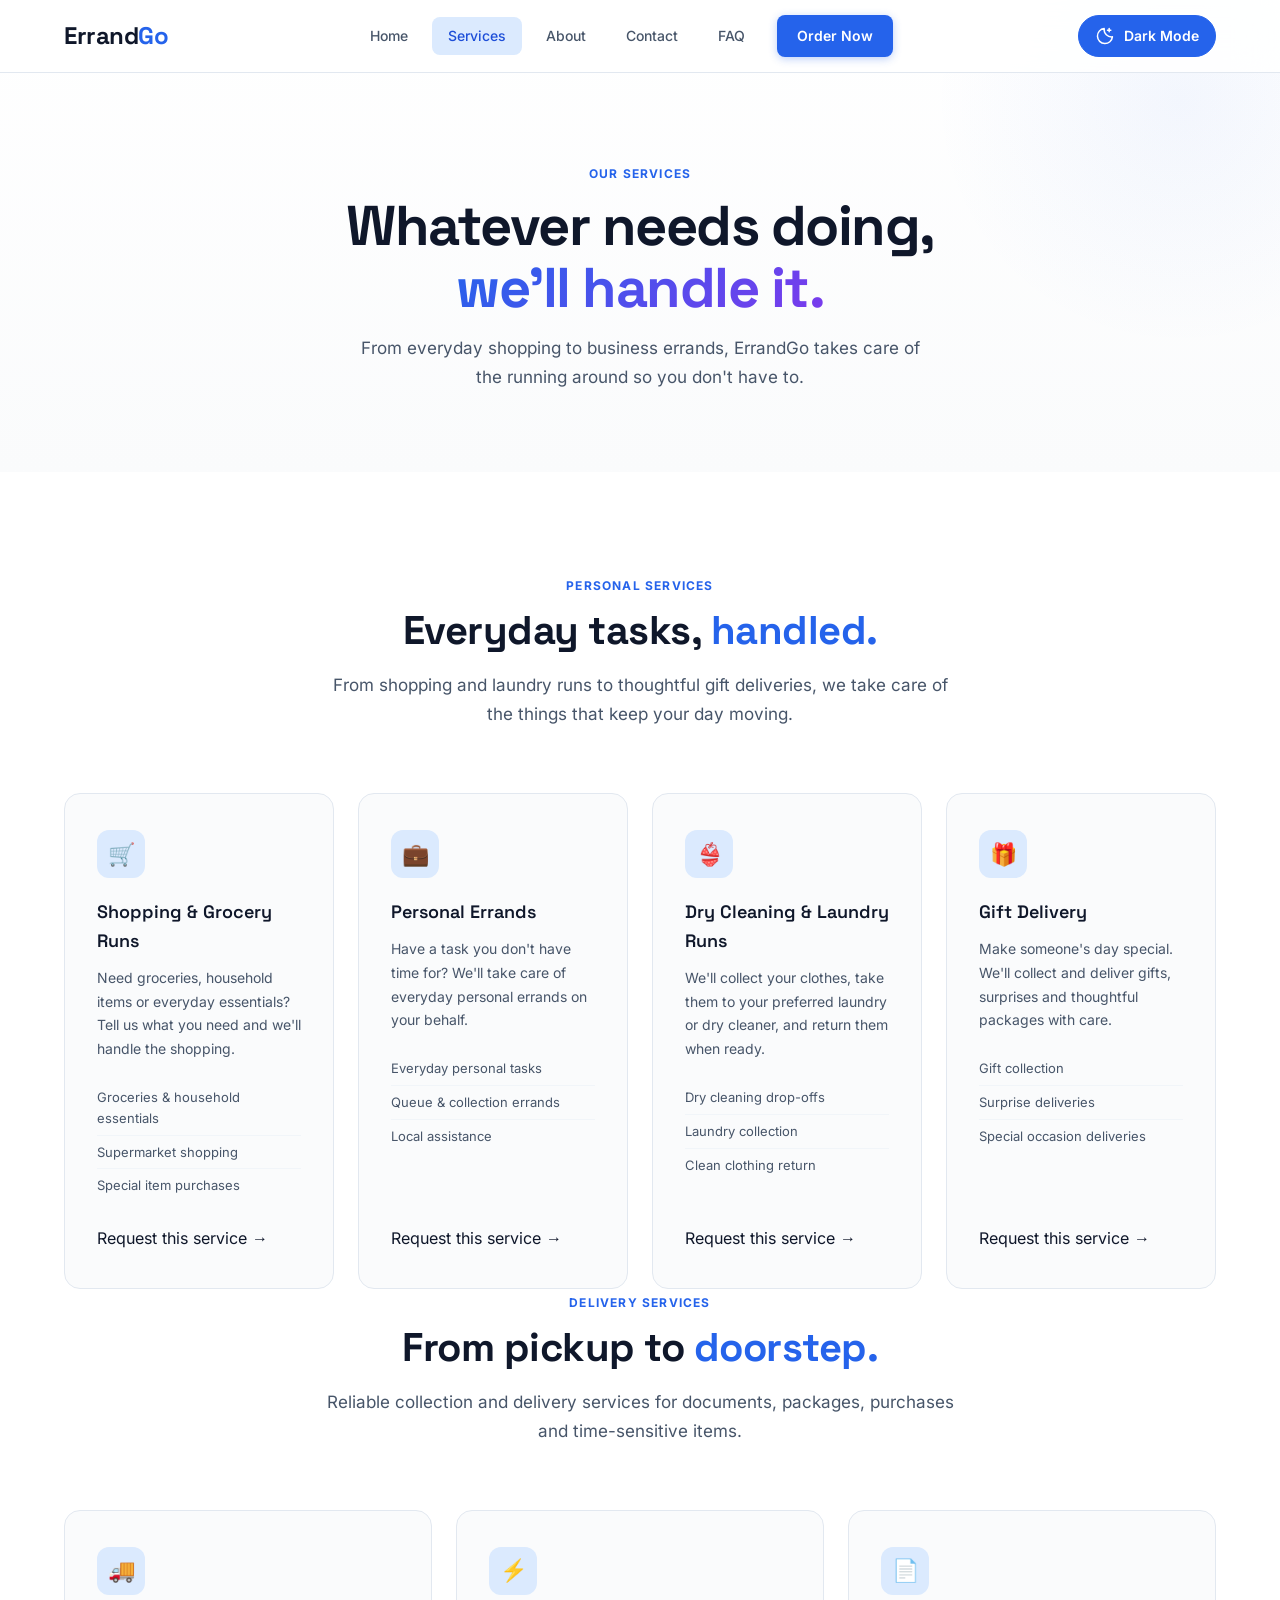
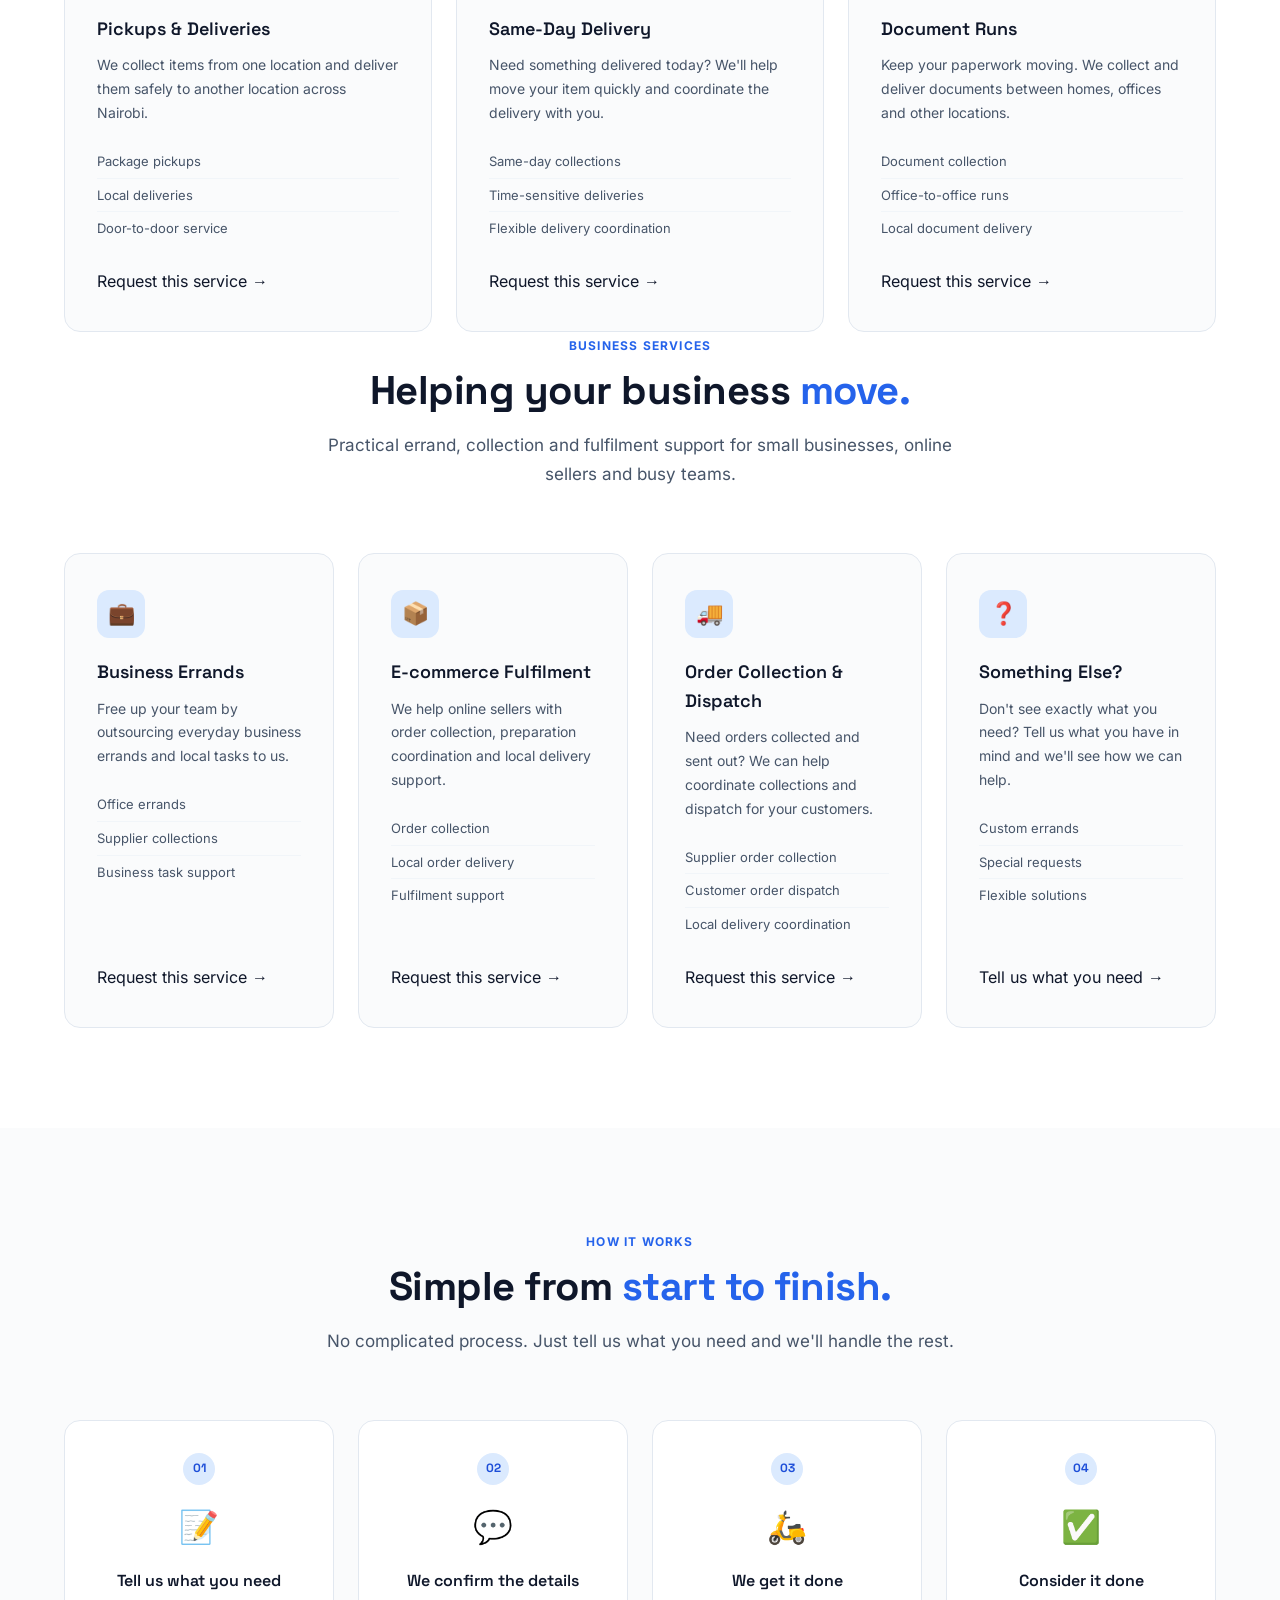
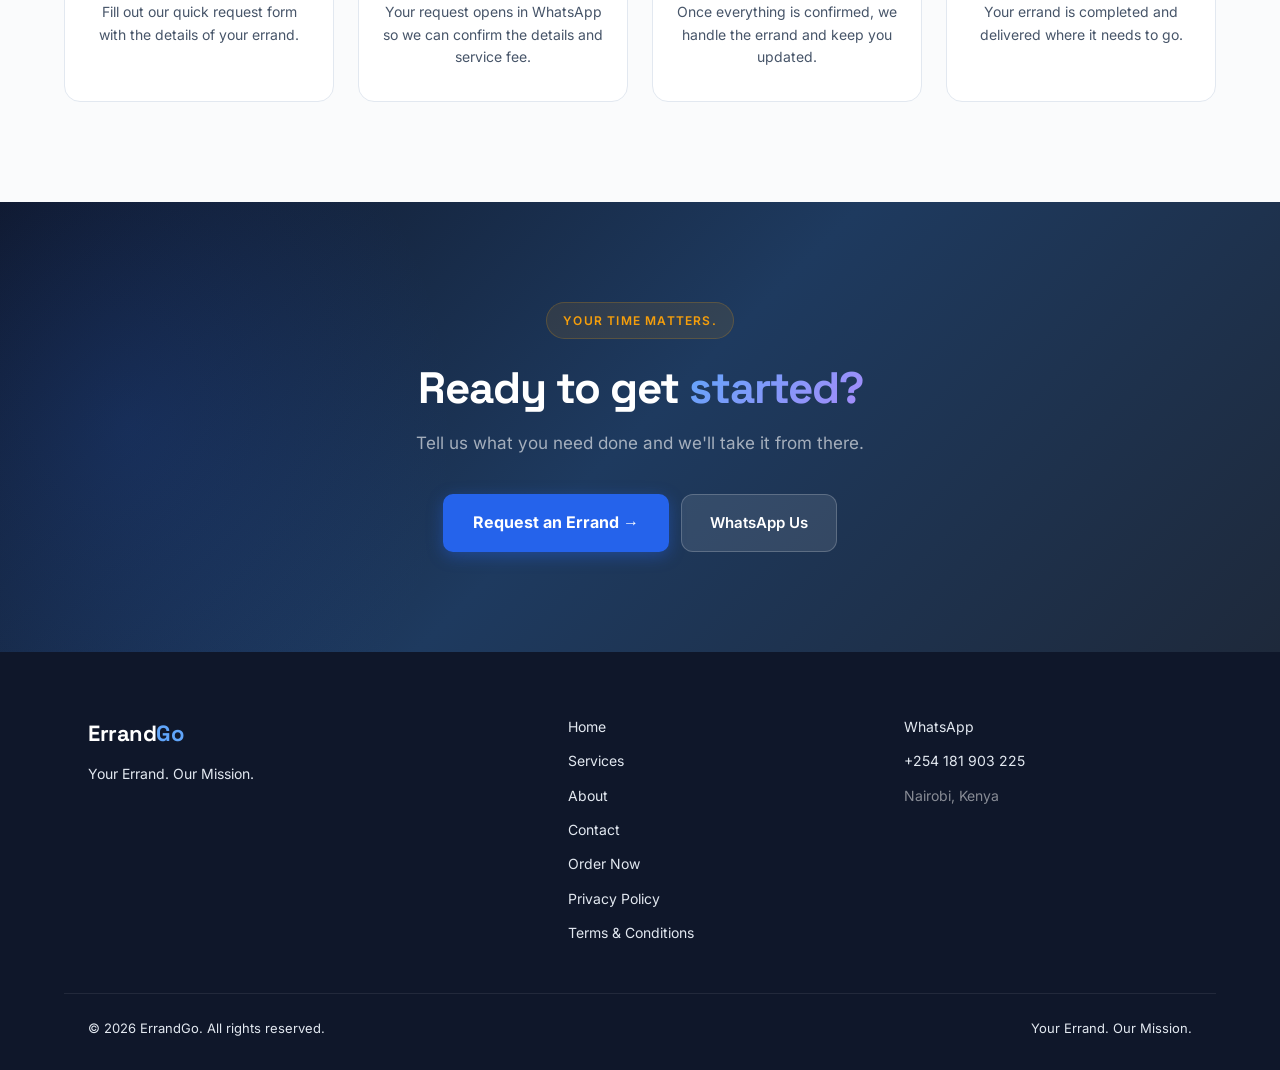
<file: services.html>
<!DOCTYPE html>
<html lang="en">

<head>
    <meta charset="UTF-8">

    <meta name="viewport"
          content="width=device-width, initial-scale=1.0">

    <!-- Primary SEO -->
    <title>Errand & Delivery Services in Nairobi | ErrandGo</title>

    <meta name="description"
      content="Explore ErrandGo Nairobi services including shopping, personal errands, dry cleaning and laundry runs, gift delivery, pickups and deliveries, same-day delivery, document runs, business errands and e-commerce fulfilment across Nairobi and nearby areas in Kenya.">

    <meta name="author"
          content="ErrandGo Nairobi">

    <meta name="robots"
          content="index, follow">

    <meta name="theme-color"
          content="#0f172a">

    <!-- Canonical URL -->
    <link rel="canonical"
          href="https://ochiengdaniel2002-art.github.io/errandgo-nairobi/services.html">

    <!-- Favicons & App Icons -->
<link rel="icon"
      type="image/png"
      sizes="32x32"
      href="favicon-32x32.png">

<link rel="apple-touch-icon"
      sizes="180x180"
      href="apple-touch-icon.png">

<link rel="icon"
      type="image/png"
      sizes="192x192"
      href="icon-192.png">

<link rel="icon"
      type="image/png"
      sizes="512x512"
      href="icon-512.png">

<!-- Web App Manifest -->
<link rel="manifest"
      href="manifest.json">
<!-- Open Graph / Social Sharing -->
<meta property="og:type"
      content="website">

<meta property="og:title"
      content="Errand & Delivery Services in Nairobi | ErrandGo">

<meta property="og:description"
      content="Explore ErrandGo Nairobi services including shopping, personal errands, dry cleaning and laundry runs, gift delivery, pickups and deliveries, same-day delivery, document runs, business errands and e-commerce fulfilment across Nairobi and nearby areas in Kenya.">

<meta property="og:url"
      content="https://ochiengdaniel2002-art.github.io/errandgo-nairobi/services.html">

<meta property="og:site_name"
      content="ErrandGo Nairobi">

<meta property="og:locale"
      content="en_KE">

<!-- Open Graph Image -->
<meta property="og:image"
      content="https://ochiengdaniel2002-art.github.io/errandgo-nairobi/og-image.png">

<meta property="og:image:width"
      content="1200">

<meta property="og:image:height"
      content="630">

<meta property="og:image:alt"
      content="ErrandGo Nairobi - Errand and Delivery Services">

<!-- Twitter / X Social Card -->
<meta name="twitter:card"
      content="summary_large_image">

<meta name="twitter:site"
      content="@errandgoNairobi">

<meta name="twitter:creator"
      content="@errandgoNairobi">

<meta name="twitter:title"
      content="Errand & Delivery Services in Nairobi | ErrandGo">

<meta name="twitter:description"
      content="Explore ErrandGo Nairobi services including shopping, personal errands, dry cleaning and laundry runs, gift delivery, pickups and deliveries, same-day delivery, document runs, business errands and e-commerce fulfilment across Nairobi and nearby areas in Kenya.">

<meta name="twitter:image"
      content="https://ochiengdaniel2002-art.github.io/errandgo-nairobi/og-image.png">

<meta name="twitter:image:alt"
      content="ErrandGo Nairobi - Errand and Delivery Services">
    <!-- Self-hosted fonts -->
    <link rel="preload"
          as="font"
          type="font/woff2"
          href="fonts/inter-latin.woff2"
          crossorigin>

    <link rel="preload"
          as="font"
          type="font/woff2"
          href="fonts/space-grotesk-latin.woff2"
          crossorigin>

    <!-- Main Stylesheet -->
    <link rel="stylesheet"
          href="style.css">

</head>

<body>

<!-- NAVIGATION -->
<header class="navbar">
    <div class="nav-container">
        <a href="index.html" class="logo" aria-label="ErrandGo Home">
            Errand<span>Go</span>
        </a>

        <nav class="nav-links" id="navLinks" aria-label="Main navigation">
<a href="index.html">Home</a>
<a href="services.html" class="active">Services</a>
<a href="about.html">About</a>
<a href="contact.html">Contact</a>
<a href="index.html#faq">FAQ</a>
<a href="request.html" class="nav-button">Order Now</a>
        </nav>

<!-- Dark Mode Toggle -->
<button
    class="theme-toggle"
    id="themeToggle"
    type="button"
    aria-label="Switch to dark mode"
    title="Switch theme"
>
    <span id="themeIcon" class="theme-icon" aria-hidden="true">
        <svg viewBox="0 0 24 24" fill="none"
             stroke="currentColor" stroke-width="1.8"
             stroke-linecap="round" stroke-linejoin="round">
            <path d="M20.9 13A9 9 0 0 1 11 3.1
                     9 9 0 1 0 20.9 13Z"></path>
            <path d="M17 3v4"></path>
            <path d="M15 5h4"></path>
        </svg>
    </span>
    <span id="themeText">Dark Mode</span>
</button>

        <button class="menu-toggle" id="menuToggle" type="button"
                aria-label="Open navigation menu" aria-expanded="false" aria-controls="navLinks">
            <span></span>
            <span></span>
            <span></span>
        </button>
    </div>
</header>

<main>

<!-- PAGE HERO -->
<section class="page-hero">
    <div class="container">
        <div class="page-hero-content">
            <span class="eyebrow">Our Services</span>
            <h1>Whatever needs doing, <span>we'll handle it.</span></h1>
            <p>From everyday shopping to business errands, ErrandGo takes care of the running around so you don't have to.</p>
        </div>
    </div>
</section>

<!-- ALL SERVICES -->
<section class="services-section">
    <div class="container">

        <!-- PERSONAL SERVICES -->
        <div class="service-category fade-in">

            <div class="section-heading">
                <span class="eyebrow">Personal Services</span>
                <h2>Everyday tasks, <span>handled.</span></h2>
                <p>
                    From shopping and laundry runs to thoughtful gift deliveries,
                    we take care of the things that keep your day moving.
                </p>
            </div>

            <div class="services-grid">

                <article class="large-service-card">
                    <div class="service-icon">&#128722;</div>

                    <h3>Shopping &amp; Grocery Runs</h3>

                    <p>
                        Need groceries, household items or everyday essentials?
                        Tell us what you need and we'll handle the shopping.
                    </p>

                    <ul>
                        <li>Groceries &amp; household essentials</li>
                        <li>Supermarket shopping</li>
                        <li>Special item purchases</li>
                    </ul>

                    <a href="request.html?service=shopping" class="service-link">
                        Request this service &rarr;
                    </a>
                </article>


                <article class="large-service-card">
                    <div class="service-icon">&#128188;</div>

                    <h3>Personal Errands</h3>

                    <p>
                        Have a task you don't have time for? We'll take care
                        of everyday personal errands on your behalf.
                    </p>

                    <ul>
                        <li>Everyday personal tasks</li>
                        <li>Queue &amp; collection errands</li>
                        <li>Local assistance</li>
                    </ul>

                    <a href="request.html?service=personal" class="service-link">
                        Request this service &rarr;
                    </a>
                </article>


                <article class="large-service-card">
                    <div class="service-icon">&#128089;</div>

                    <h3>Dry Cleaning &amp; Laundry Runs</h3>

                    <p>
                        We'll collect your clothes, take them to your preferred
                        laundry or dry cleaner, and return them when ready.
                    </p>

                    <ul>
                        <li>Dry cleaning drop-offs</li>
                        <li>Laundry collection</li>
                        <li>Clean clothing return</li>
                    </ul>

                    <a href="request.html?service=dry-cleaning" class="service-link">
                        Request this service &rarr;
                    </a>
                </article>


                <article class="large-service-card">
                    <div class="service-icon">&#127873;</div>

                    <h3>Gift Delivery</h3>

                    <p>
                        Make someone's day special. We'll collect and deliver
                        gifts, surprises and thoughtful packages with care.
                    </p>

                    <ul>
                        <li>Gift collection</li>
                        <li>Surprise deliveries</li>
                        <li>Special occasion deliveries</li>
                    </ul>

                    <a href="request.html?service=gift" class="service-link">
                        Request this service &rarr;
                    </a>
                </article>

            </div>
        </div>


        <!-- DELIVERY SERVICES -->
        <div class="service-category fade-in">

            <div class="section-heading">
                <span class="eyebrow">Delivery Services</span>
                <h2>From pickup to <span>doorstep.</span></h2>
                <p>
                    Reliable collection and delivery services for documents,
                    packages, purchases and time-sensitive items.
                </p>
            </div>

            <div class="services-grid">

                <article class="large-service-card">
                    <div class="service-icon">&#128666;</div>

                    <h3>Pickups &amp; Deliveries</h3>

                    <p>
                        We collect items from one location and deliver them
                        safely to another location across Nairobi.
                    </p>

                    <ul>
                        <li>Package pickups</li>
                        <li>Local deliveries</li>
                        <li>Door-to-door service</li>
                    </ul>

                    <a href="request.html?service=delivery" class="service-link">
                        Request this service &rarr;
                    </a>
                </article>


                <article class="large-service-card">
                    <div class="service-icon">&#9889;</div>

                    <h3>Same-Day Delivery</h3>

                    <p>
                        Need something delivered today? We'll help move your
                        item quickly and coordinate the delivery with you.
                    </p>

                    <ul>
                        <li>Same-day collections</li>
                        <li>Time-sensitive deliveries</li>
                        <li>Flexible delivery coordination</li>
                    </ul>

                    <a href="request.html?service=same-day-delivery" class="service-link">
                        Request this service &rarr;
                    </a>
                </article>


                <article class="large-service-card">
                    <div class="service-icon">&#128196;</div>

                    <h3>Document Runs</h3>

                    <p>
                        Keep your paperwork moving. We collect and deliver
                        documents between homes, offices and other locations.
                    </p>

                    <ul>
                        <li>Document collection</li>
                        <li>Office-to-office runs</li>
                        <li>Local document delivery</li>
                    </ul>

                    <a href="request.html?service=document" class="service-link">
                        Request this service &rarr;
                    </a>
                </article>

            </div>
        </div>


        <!-- BUSINESS SERVICES -->
        <div class="service-category fade-in">

            <div class="section-heading">
                <span class="eyebrow">Business Services</span>
                <h2>Helping your business <span>move.</span></h2>
                <p>
                    Practical errand, collection and fulfilment support for
                    small businesses, online sellers and busy teams.
                </p>
            </div>

            <div class="services-grid">

                <article class="large-service-card">
                    <div class="service-icon">&#128188;</div>

                    <h3>Business Errands</h3>

                    <p>
                        Free up your team by outsourcing everyday business
                        errands and local tasks to us.
                    </p>

                    <ul>
                        <li>Office errands</li>
                        <li>Supplier collections</li>
                        <li>Business task support</li>
                    </ul>

                    <a href="request.html?service=business" class="service-link">
                        Request this service &rarr;
                    </a>
                </article>


                <article class="large-service-card">
                    <div class="service-icon">&#128230;</div>

                    <h3>E-commerce Fulfilment</h3>

                    <p>
                        We help online sellers with order collection,
                        preparation coordination and local delivery support.
                    </p>

                    <ul>
                        <li>Order collection</li>
                        <li>Local order delivery</li>
                        <li>Fulfilment support</li>
                    </ul>

                    <a href="request.html?service=ecommerce-fulfilment" class="service-link">
                        Request this service &rarr;
                    </a>
                </article>


                <article class="large-service-card">
                    <div class="service-icon">&#128666;</div>

                    <h3>Order Collection &amp; Dispatch</h3>

                    <p>
                        Need orders collected and sent out? We can help
                        coordinate collections and dispatch for your customers.
                    </p>

                    <ul>
                        <li>Supplier order collection</li>
                        <li>Customer order dispatch</li>
                        <li>Local delivery coordination</li>
                    </ul>

                    <a href="request.html?service=order-collection" class="service-link">
                        Request this service &rarr;
                    </a>
                </article>


                <article class="large-service-card">
                    <div class="service-icon">&#10067;</div>

                    <h3>Something Else?</h3>

                    <p>
                        Don't see exactly what you need? Tell us what you have
                        in mind and we'll see how we can help.
                    </p>

                    <ul>
                        <li>Custom errands</li>
                        <li>Special requests</li>
                        <li>Flexible solutions</li>
                    </ul>

                    <a href="request.html?service=other" class="service-link">
                        Tell us what you need &rarr;
                    </a>
                </article>

            </div>
        </div>

    </div>
</section>

<!-- HOW IT WORKS -->
<section class="how-section">
    <div class="container">
        <div class="section-heading fade-in">
            <span class="section-label">How It Works</span>
            <h2>Simple from <span>start to finish.</span></h2>
            <p>No complicated process. Just tell us what you need and we'll handle the rest.</p>
        </div>

        <div class="steps-grid">
            <div class="step-card fade-in">
                <div class="step-number">01</div>
                <div class="step-icon">&#128221;</div>
                <h3>Tell us what you need</h3>
                <p>Fill out our quick request form with the details of your errand.</p>
            </div>
            <div class="step-card fade-in">
                <div class="step-number">02</div>
                <div class="step-icon">&#128172;</div>
                <h3>We confirm the details</h3>
                <p>Your request opens in WhatsApp so we can confirm the details and service fee.</p>
            </div>
            <div class="step-card fade-in">
                <div class="step-number">03</div>
                <div class="step-icon">&#128757;</div>
                <h3>We get it done</h3>
                <p>Once everything is confirmed, we handle the errand and keep you updated.</p>
            </div>
            <div class="step-card fade-in">
                <div class="step-number">04</div>
                <div class="step-icon">&#9989;</div>
                <h3>Consider it done</h3>
                <p>Your errand is completed and delivered where it needs to go.</p>
            </div>
        </div>
    </div>
</section>

<!-- CTA -->
<section class="cta-section">
    <div class="container">
        <div class="cta-content fade-in">
            <span class="cta-badge">Your time matters.</span>
            <h2>Ready to get <span>started?</span></h2>
            <p>Tell us what you need done and we'll take it from there.</p>
            <div class="cta-buttons">
                <a href="request.html" class="cta-button">Request an Errand &rarr;</a>
                <a href="https://wa.me/254181903225?text=Hi%20ErrandGo%2C%20I%20need%20help%20with%20an%20errand."
                   target="_blank" rel="noopener noreferrer" class="cta-button secondary">
                    WhatsApp Us
                </a>
            </div>
        </div>
    </div>
</section>

</main>

<!-- FOOTER -->
<footer class="footer">
    <div class="container">
        <div class="footer-content">
            <div class="footer-brand">
                <a href="index.html" class="logo" aria-label="ErrandGo Home">Errand<span>Go</span></a>
                <p>Your Errand. Our Mission.</p>
            </div>
            <div class="footer-links">
                <a href="index.html">Home</a>
                <a href="services.html">Services</a>
                <a href="about.html">About</a>
                <a href="contact.html">Contact</a>
                <a href="request.html">Order Now</a>
                <a href="privacy.html">Privacy Policy</a>
                <a href="terms.html">Terms &amp; Conditions</a>
            </div>
            <div class="footer-contact">
                <a href="https://wa.me/254181903225" target="_blank" rel="noopener noreferrer">WhatsApp</a>
                <a href="tel:+254181903225">+254 181 903 225</a>
                <span>Nairobi, Kenya</span>
            </div>
        </div>
        <div class="footer-bottom">
            <p>&copy; <span id="currentYear">2026</span> ErrandGo. All rights reserved.</p>
            <p>Your Errand. Our Mission.</p>
        </div>
    </div>
</footer>

<script src="script.js" defer></script>

</body>
</html>
</file>
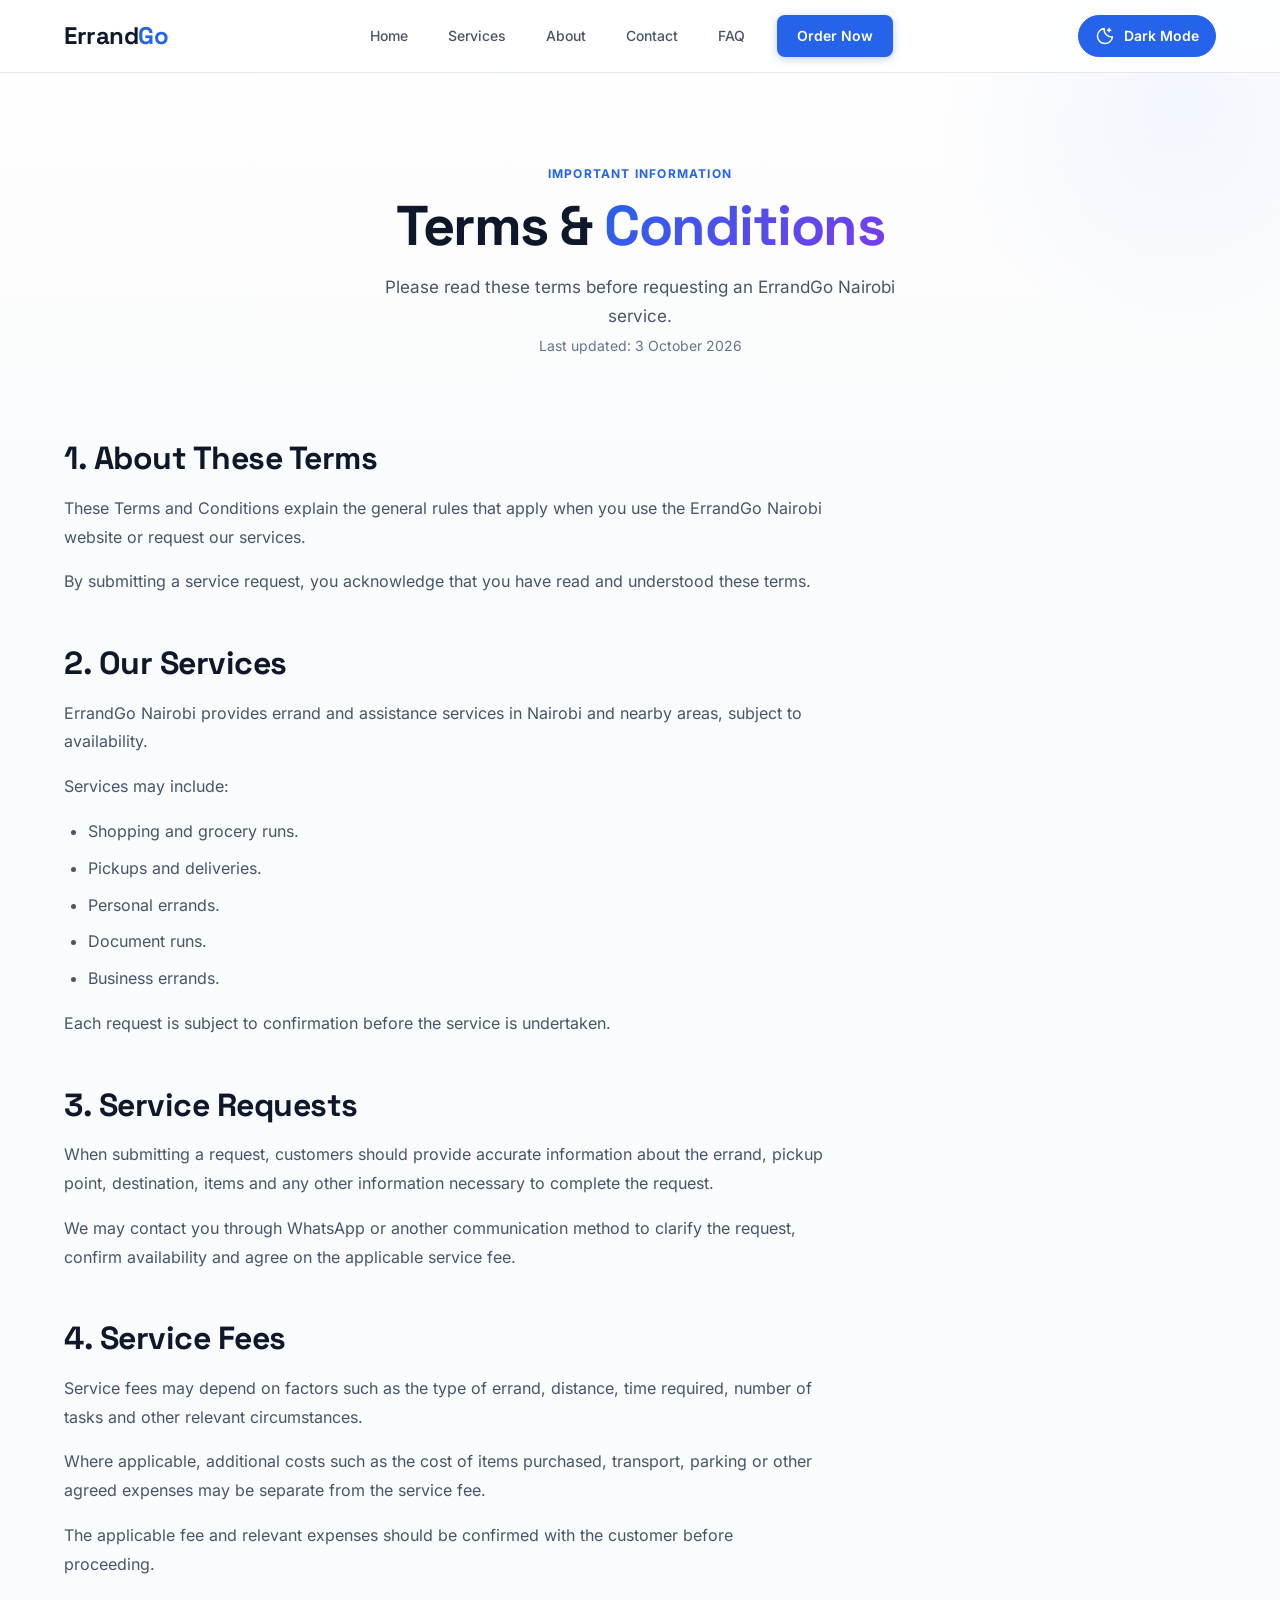
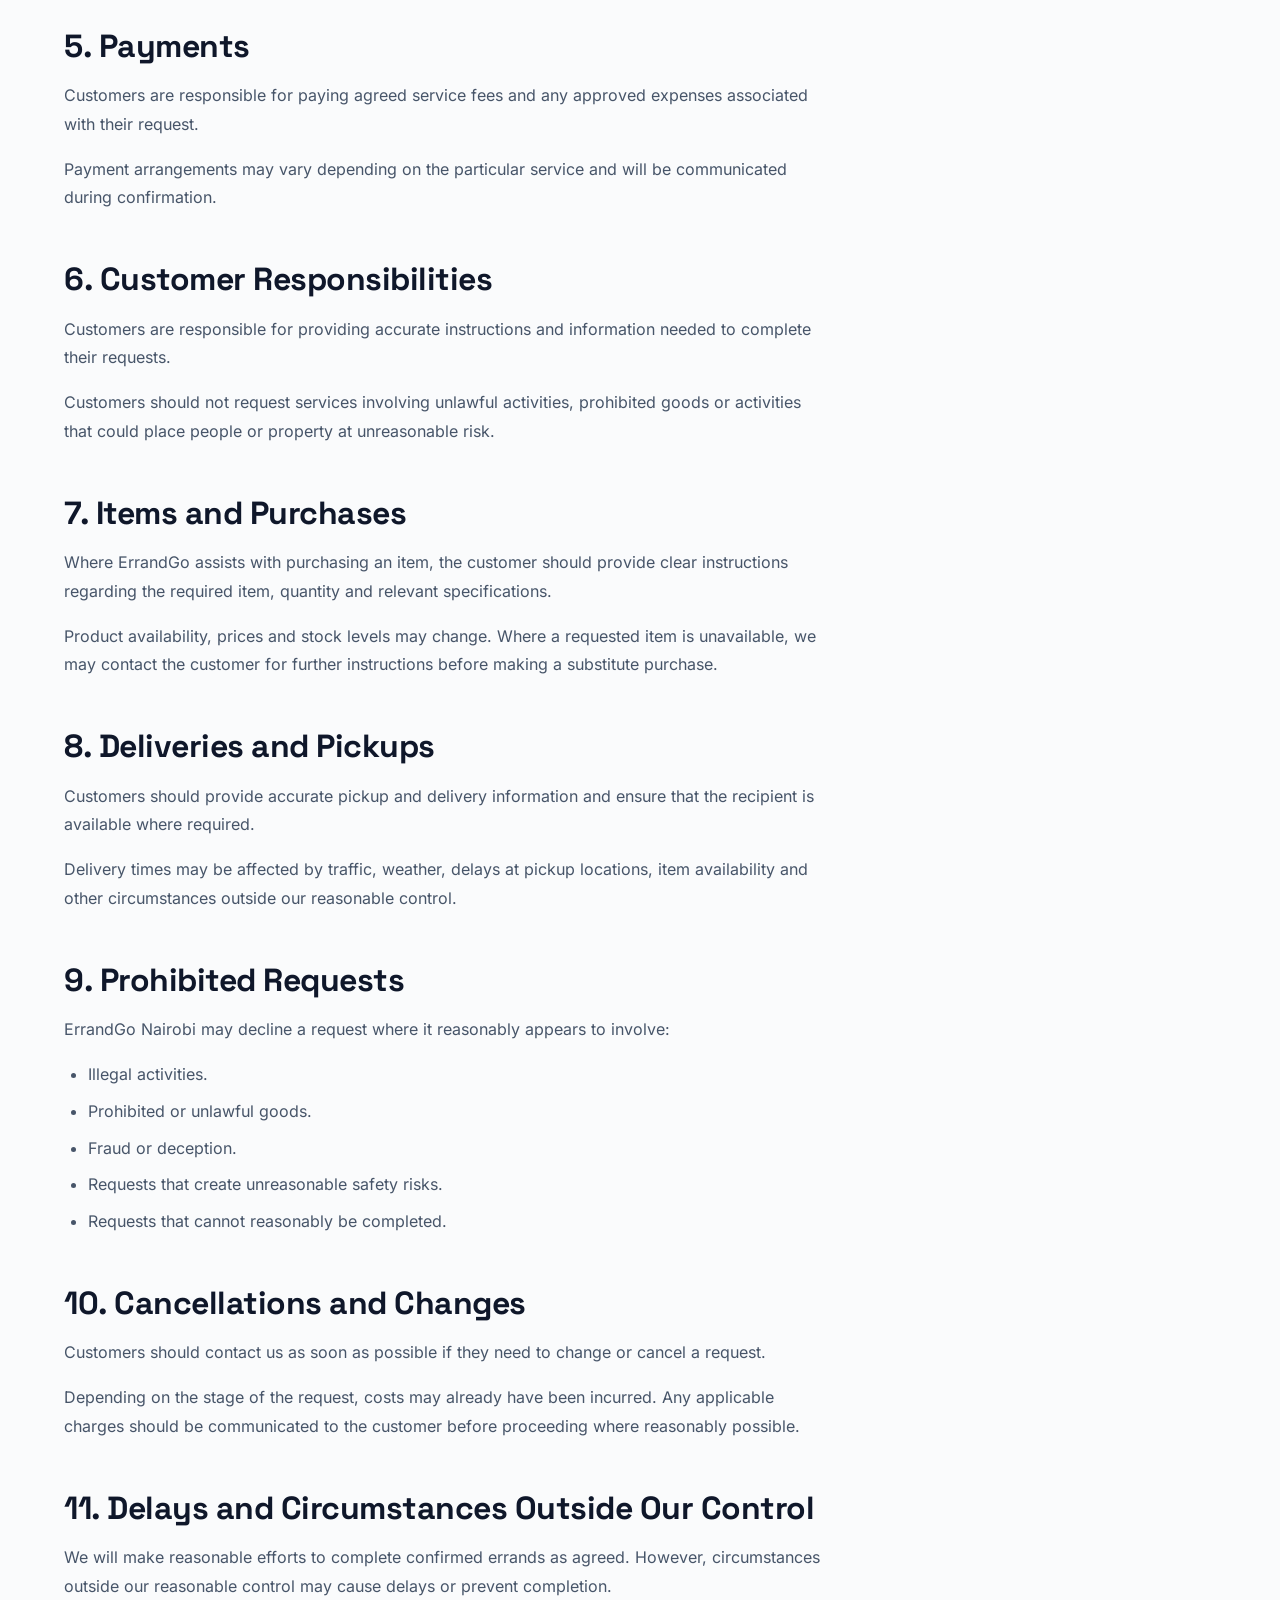
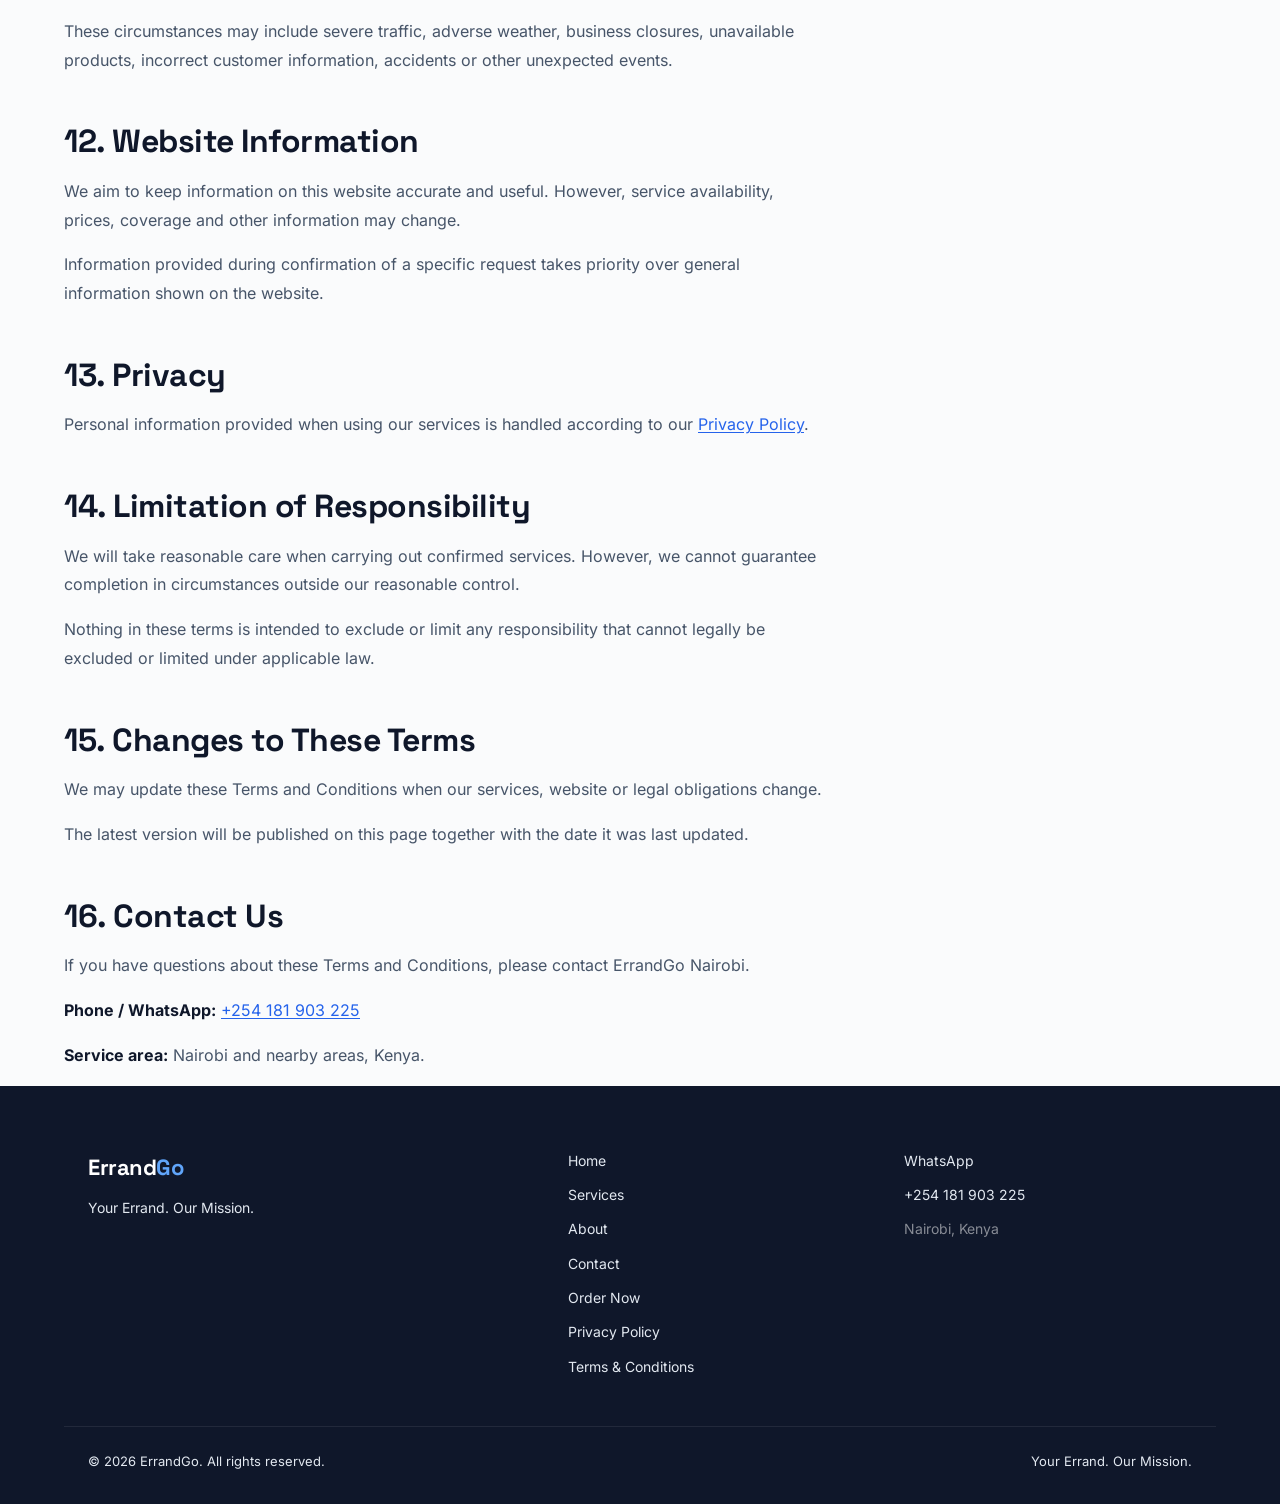
<file: terms.html>
<!DOCTYPE html>
<html lang="en">

<head>
    <meta charset="UTF-8">

    <meta name="viewport"
          content="width=device-width, initial-scale=1.0">

    <!-- Primary SEO -->
    <title>Terms & Conditions | ErrandGo Nairobi</title>

    <meta name="description"
          content="Read the Terms and Conditions for using ErrandGo Nairobi errand, shopping, pickup, delivery and personal assistance services.">

    <meta name="author"
          content="ErrandGo Nairobi">

    <meta name="robots"
          content="index, follow">

    <meta name="theme-color"
          content="#0f172a">

    <!-- Canonical URL -->
    <link rel="canonical"
          href="https://ochiengdaniel2002-art.github.io/errandgo-nairobi/terms.html">

    <!-- Favicons & App Icons -->
    <link rel="icon"
          type="image/png"
          sizes="32x32"
          href="favicon-32x32.png">

    <link rel="apple-touch-icon"
          sizes="180x180"
          href="apple-touch-icon.png">

    <link rel="icon"
          type="image/png"
          sizes="192x192"
          href="icon-192.png">

    <link rel="icon"
          type="image/png"
          sizes="512x512"
          href="icon-512.png">

    <!-- Web App Manifest -->
    <link rel="manifest"
          href="manifest.json">

    <!-- Open Graph / Social Sharing -->
    <meta property="og:type"
          content="website">

    <meta property="og:title"
          content="Terms & Conditions | ErrandGo Nairobi">

    <meta property="og:description"
          content="Read the Terms and Conditions for using ErrandGo Nairobi errand, shopping, pickup, delivery and personal assistance services.">

    <meta property="og:url"
          content="https://ochiengdaniel2002-art.github.io/errandgo-nairobi/terms.html">

    <meta property="og:site_name"
          content="ErrandGo Nairobi">

    <meta property="og:locale"
          content="en_KE">

    <!-- Open Graph Image -->
    <meta property="og:image"
          content="https://ochiengdaniel2002-art.github.io/errandgo-nairobi/og-image.png">

    <meta property="og:image:width"
          content="1200">

    <meta property="og:image:height"
          content="630">

    <meta property="og:image:alt"
          content="ErrandGo Nairobi - Errand and Delivery Services">

    <!-- Twitter / X Social Card -->
    <meta name="twitter:card"
          content="summary_large_image">

    <meta name="twitter:site"
          content="@errandgoNairobi">

    <meta name="twitter:creator"
          content="@errandgoNairobi">

    <meta name="twitter:title"
          content="Terms & Conditions | ErrandGo Nairobi">

    <meta name="twitter:description"
          content="Read the Terms and Conditions for using ErrandGo Nairobi errand, shopping, pickup, delivery and personal assistance services.">

    <meta name="twitter:image"
          content="https://ochiengdaniel2002-art.github.io/errandgo-nairobi/og-image.png">

    <meta name="twitter:image:alt"
          content="ErrandGo Nairobi - Errand and Delivery Services">

    <!-- Self-hosted fonts -->
    <link rel="preload"
          as="font"
          type="font/woff2"
          href="fonts/inter-latin.woff2"
          crossorigin>

    <link rel="preload"
          as="font"
          type="font/woff2"
          href="fonts/space-grotesk-latin.woff2"
          crossorigin>

    <!-- Main Stylesheet -->
    <link rel="stylesheet"
          href="style.css">

</head>

<body>

<!-- NAVIGATION -->
<header class="navbar">
    <div class="nav-container">
        <a href="index.html" class="logo" aria-label="ErrandGo Home">
            Errand<span>Go</span>
        </a>

        <nav class="nav-links" id="navLinks" aria-label="Main navigation">
            <a href="index.html">Home</a>
            <a href="services.html">Services</a>
            <a href="about.html">About</a>
            <a href="contact.html">Contact</a>
            <a href="index.html#faq">FAQ</a>
            <a href="request.html" class="nav-button">Order Now</a>
        </nav>

<!-- Dark Mode Toggle -->
<button
    class="theme-toggle"
    id="themeToggle"
    type="button"
    aria-label="Switch to dark mode"
    title="Switch theme"
>
    <span id="themeIcon" class="theme-icon" aria-hidden="true">
        <svg viewBox="0 0 24 24" fill="none"
             stroke="currentColor" stroke-width="1.8"
             stroke-linecap="round" stroke-linejoin="round">
            <path d="M20.9 13A9 9 0 0 1 11 3.1
                     9 9 0 1 0 20.9 13Z"></path>
            <path d="M17 3v4"></path>
            <path d="M15 5h4"></path>
        </svg>
    </span>
    <span id="themeText">Dark Mode</span>
</button>

        <button class="menu-toggle" id="menuToggle" type="button"
                aria-label="Open navigation menu" aria-expanded="false" aria-controls="navLinks">
            <span></span>
            <span></span>
            <span></span>
        </button>
    </div>
</header>

<main>

<!-- PAGE HERO -->
<section class="page-hero">
    <div class="container">
        <div class="page-hero-content">
            <span class="eyebrow">Important Information</span>
            <h1>Terms & <span>Conditions</span></h1>
            <p>Please read these terms before requesting an ErrandGo Nairobi service.</p>
            <p><small>Last updated: 3 October 2026</small></p>
        </div>
    </div>
</section>

<!-- TERMS CONTENT -->
<section class="section">
    <div class="container">
        <article class="privacy-content">

            <h2>1. About These Terms</h2>
            <p>
                These Terms and Conditions explain the general
                rules that apply when you use the ErrandGo Nairobi
                website or request our services.
            </p>
            <p>
                By submitting a service request, you acknowledge
                that you have read and understood these terms.
            </p>

            <h2>2. Our Services</h2>
            <p>
                ErrandGo Nairobi provides errand and assistance
                services in Nairobi and nearby areas, subject to
                availability.
            </p>
            <p>
                Services may include:
            </p>
            <ul>
                <li>Shopping and grocery runs.</li>
                <li>Pickups and deliveries.</li>
                <li>Personal errands.</li>
                <li>Document runs.</li>
                <li>Business errands.</li>
            </ul>
            <p>
                Each request is subject to confirmation before
                the service is undertaken.
            </p>

            <h2>3. Service Requests</h2>
            <p>
                When submitting a request, customers should provide
                accurate information about the errand, pickup point,
                destination, items and any other information necessary
                to complete the request.
            </p>
            <p>
                We may contact you through WhatsApp or another
                communication method to clarify the request,
                confirm availability and agree on the applicable
                service fee.
            </p>

            <h2>4. Service Fees</h2>
            <p>
                Service fees may depend on factors such as the type
                of errand, distance, time required, number of tasks
                and other relevant circumstances.
            </p>
            <p>
                Where applicable, additional costs such as the cost
                of items purchased, transport, parking or other
                agreed expenses may be separate from the service fee.
            </p>
            <p>
                The applicable fee and relevant expenses should be
                confirmed with the customer before proceeding.
            </p>

            <h2>5. Payments</h2>
            <p>
                Customers are responsible for paying agreed service
                fees and any approved expenses associated with their
                request.
            </p>
            <p>
                Payment arrangements may vary depending on the
                particular service and will be communicated during
                confirmation.
            </p>

            <h2>6. Customer Responsibilities</h2>
            <p>
                Customers are responsible for providing accurate
                instructions and information needed to complete
                their requests.
            </p>
            <p>
                Customers should not request services involving
                unlawful activities, prohibited goods or activities
                that could place people or property at unreasonable
                risk.
            </p>

            <h2>7. Items and Purchases</h2>
            <p>
                Where ErrandGo assists with purchasing an item,
                the customer should provide clear instructions
                regarding the required item, quantity and relevant
                specifications.
            </p>
            <p>
                Product availability, prices and stock levels may
                change. Where a requested item is unavailable,
                we may contact the customer for further instructions
                before making a substitute purchase.
            </p>

            <h2>8. Deliveries and Pickups</h2>
            <p>
                Customers should provide accurate pickup and delivery
                information and ensure that the recipient is available
                where required.
            </p>
            <p>
                Delivery times may be affected by traffic, weather,
                delays at pickup locations, item availability and
                other circumstances outside our reasonable control.
            </p>

            <h2>9. Prohibited Requests</h2>
            <p>
                ErrandGo Nairobi may decline a request where it
                reasonably appears to involve:
            </p>
            <ul>
                <li>Illegal activities.</li>
                <li>Prohibited or unlawful goods.</li>
                <li>Fraud or deception.</li>
                <li>Requests that create unreasonable safety risks.</li>
                <li>Requests that cannot reasonably be completed.</li>
            </ul>

            <h2>10. Cancellations and Changes</h2>
            <p>
                Customers should contact us as soon as possible if
                they need to change or cancel a request.
            </p>
            <p>
                Depending on the stage of the request, costs may
                already have been incurred. Any applicable charges
                should be communicated to the customer before
                proceeding where reasonably possible.
            </p>

            <h2>11. Delays and Circumstances Outside Our Control</h2>
            <p>
                We will make reasonable efforts to complete confirmed
                errands as agreed. However, circumstances outside
                our reasonable control may cause delays or prevent
                completion.
            </p>
            <p>
                These circumstances may include severe traffic,
                adverse weather, business closures, unavailable
                products, incorrect customer information, accidents
                or other unexpected events.
            </p>

            <h2>12. Website Information</h2>
            <p>
                We aim to keep information on this website accurate
                and useful. However, service availability, prices,
                coverage and other information may change.
            </p>
            <p>
                Information provided during confirmation of a specific
                request takes priority over general information shown
                on the website.
            </p>

            <h2>13. Privacy</h2>
            <p>
                Personal information provided when using our services
                is handled according to our
                <a href="privacy.html">Privacy Policy</a>.
            </p>

            <h2>14. Limitation of Responsibility</h2>
            <p>
                We will take reasonable care when carrying out
                confirmed services. However, we cannot guarantee
                completion in circumstances outside our reasonable
                control.
            </p>
            <p>
                Nothing in these terms is intended to exclude or
                limit any responsibility that cannot legally be
                excluded or limited under applicable law.
            </p>

            <h2>15. Changes to These Terms</h2>
            <p>
                We may update these Terms and Conditions when our
                services, website or legal obligations change.
            </p>
            <p>
                The latest version will be published on this page
                together with the date it was last updated.
            </p>

            <h2>16. Contact Us</h2>
            <p>
                If you have questions about these Terms and Conditions,
                please contact ErrandGo Nairobi.
            </p>
            <p>
                <strong>Phone / WhatsApp:</strong>
                <a href="https://wa.me/254181903225"
                   target="_blank"
                   rel="noopener noreferrer">+254 181 903 225</a>
            </p>
            <p>
                <strong>Service area:</strong> Nairobi and nearby
                areas, Kenya.
            </p>

        </article>
    </div>
</section>

</main>

<!-- FOOTER -->
<footer class="footer">
    <div class="container">
        <div class="footer-content">
            <div class="footer-brand">
                <a href="index.html" class="logo" aria-label="ErrandGo Home">Errand<span>Go</span></a>
                <p>Your Errand. Our Mission.</p>
            </div>
            <div class="footer-links">
                <a href="index.html">Home</a>
                <a href="services.html">Services</a>
                <a href="about.html">About</a>
                <a href="contact.html">Contact</a>
                <a href="request.html">Order Now</a>
                <a href="privacy.html">Privacy Policy</a>
                <a href="terms.html" aria-current="page">Terms &amp; Conditions</a>
            </div>
            <div class="footer-contact">
                <a href="https://wa.me/254181903225" target="_blank" rel="noopener noreferrer">WhatsApp</a>
                <a href="tel:+254181903225">+254 181 903 225</a>
                <span>Nairobi, Kenya</span>
            </div>
        </div>
        <div class="footer-bottom">
            <p>&copy; <span id="currentYear">2026</span> ErrandGo. All rights reserved.</p>
            <p>Your Errand. Our Mission.</p>
        </div>
    </div>
</footer>

<script src="script.js" defer></script>

</body>
</html>
</file>
<file: style.css>
/* =====================================================
   SELF-HOSTED FONTS (SIL Open Font License 1.1)
   Inter: https://rsms.me/inter/  |  Space Grotesk: https://github.com/floriankarsten/space-grotesk
===================================================== */

@font-face {
    font-family: 'Inter';
    font-style: normal;
    font-weight: 400;
    font-display: optional;
    src: url(fonts/inter-latin.woff2) format('woff2');
    unicode-range: U+0000-00FF, U+0131, U+0152-0153, U+02BB-02BC, U+02C6, U+02DA, U+02DC, U+0304, U+0308, U+0329, U+2000-206F, U+20AC, U+2122, U+2191, U+2193, U+2212, U+2215, U+FEFF, U+FFFD;
}

@font-face {
    font-family: 'Inter';
    font-style: normal;
    font-weight: 400;
    font-display: optional;
    src: url(fonts/inter-latin-ext.woff2) format('woff2');
    unicode-range: U+0100-02BA, U+02BD-02C5, U+02C7-02CC, U+02CE-02D7, U+02DD-02FF, U+0304, U+0308, U+0329, U+1D00-1DBF, U+1E00-1E9F, U+1EF2-1EFF, U+2020, U+20A0-20AB, U+20AD-20C0, U+2113, U+2C60-2C7F, U+A720-A7FF;
}

@font-face {
    font-family: 'Inter';
    font-style: normal;
    font-weight: 500;
    font-display: optional;
    src: url(fonts/inter-latin.woff2) format('woff2');
    unicode-range: U+0000-00FF, U+0131, U+0152-0153, U+02BB-02BC, U+02C6, U+02DA, U+02DC, U+0304, U+0308, U+0329, U+2000-206F, U+20AC, U+2122, U+2191, U+2193, U+2212, U+2215, U+FEFF, U+FFFD;
}

@font-face {
    font-family: 'Inter';
    font-style: normal;
    font-weight: 500;
    font-display: optional;
    src: url(fonts/inter-latin-ext.woff2) format('woff2');
    unicode-range: U+0100-02BA, U+02BD-02C5, U+02C7-02CC, U+02CE-02D7, U+02DD-02FF, U+0304, U+0308, U+0329, U+1D00-1DBF, U+1E00-1E9F, U+1EF2-1EFF, U+2020, U+20A0-20AB, U+20AD-20C0, U+2113, U+2C60-2C7F, U+A720-A7FF;
}

@font-face {
    font-family: 'Inter';
    font-style: normal;
    font-weight: 600;
    font-display: optional;
    src: url(fonts/inter-latin.woff2) format('woff2');
    unicode-range: U+0000-00FF, U+0131, U+0152-0153, U+02BB-02BC, U+02C6, U+02DA, U+02DC, U+0304, U+0308, U+0329, U+2000-206F, U+20AC, U+2122, U+2191, U+2193, U+2212, U+2215, U+FEFF, U+FFFD;
}

@font-face {
    font-family: 'Inter';
    font-style: normal;
    font-weight: 600;
    font-display: optional;
    src: url(fonts/inter-latin-ext.woff2) format('woff2');
    unicode-range: U+0100-02BA, U+02BD-02C5, U+02C7-02CC, U+02CE-02D7, U+02DD-02FF, U+0304, U+0308, U+0329, U+1D00-1DBF, U+1E00-1E9F, U+1EF2-1EFF, U+2020, U+20A0-20AB, U+20AD-20C0, U+2113, U+2C60-2C7F, U+A720-A7FF;
}

@font-face {
    font-family: 'Inter';
    font-style: normal;
    font-weight: 700;
    font-display: optional;
    src: url(fonts/inter-latin.woff2) format('woff2');
    unicode-range: U+0000-00FF, U+0131, U+0152-0153, U+02BB-02BC, U+02C6, U+02DA, U+02DC, U+0304, U+0308, U+0329, U+2000-206F, U+20AC, U+2122, U+2191, U+2193, U+2212, U+2215, U+FEFF, U+FFFD;
}

@font-face {
    font-family: 'Inter';
    font-style: normal;
    font-weight: 700;
    font-display: optional;
    src: url(fonts/inter-latin-ext.woff2) format('woff2');
    unicode-range: U+0100-02BA, U+02BD-02C5, U+02C7-02CC, U+02CE-02D7, U+02DD-02FF, U+0304, U+0308, U+0329, U+1D00-1DBF, U+1E00-1E9F, U+1EF2-1EFF, U+2020, U+20A0-20AB, U+20AD-20C0, U+2113, U+2C60-2C7F, U+A720-A7FF;
}

@font-face {
    font-family: 'Space Grotesk';
    font-style: normal;
    font-weight: 600;
    font-display: optional;
    src: url(fonts/space-grotesk-latin.woff2) format('woff2');
    unicode-range: U+0000-00FF, U+0131, U+0152-0153, U+02BB-02BC, U+02C6, U+02DA, U+02DC, U+0304, U+0308, U+0329, U+2000-206F, U+20AC, U+2122, U+2191, U+2193, U+2212, U+2215, U+FEFF, U+FFFD;
}

@font-face {
    font-family: 'Space Grotesk';
    font-style: normal;
    font-weight: 600;
    font-display: optional;
    src: url(fonts/space-grotesk-latin-ext.woff2) format('woff2');
    unicode-range: U+0100-02BA, U+02BD-02C5, U+02C7-02CC, U+02CE-02D7, U+02DD-02FF, U+0304, U+0308, U+0329, U+1D00-1DBF, U+1E00-1E9F, U+1EF2-1EFF, U+2020, U+20A0-20AB, U+20AD-20C0, U+2113, U+2C60-2C7F, U+A720-A7FF;
}

@font-face {
    font-family: 'Space Grotesk';
    font-style: normal;
    font-weight: 700;
    font-display: optional;
    src: url(fonts/space-grotesk-latin.woff2) format('woff2');
    unicode-range: U+0000-00FF, U+0131, U+0152-0153, U+02BB-02BC, U+02C6, U+02DA, U+02DC, U+0304, U+0308, U+0329, U+2000-206F, U+20AC, U+2122, U+2191, U+2193, U+2212, U+2215, U+FEFF, U+FFFD;
}

@font-face {
    font-family: 'Space Grotesk';
    font-style: normal;
    font-weight: 700;
    font-display: optional;
    src: url(fonts/space-grotesk-latin-ext.woff2) format('woff2');
    unicode-range: U+0100-02BA, U+02BD-02C5, U+02C7-02CC, U+02CE-02D7, U+02DD-02FF, U+0304, U+0308, U+0329, U+1D00-1DBF, U+1E00-1E9F, U+1EF2-1EFF, U+2020, U+20A0-20AB, U+20AD-20C0, U+2113, U+2C60-2C7F, U+A720-A7FF;
}

/* =========================================================
   ERRANDGO — PROFESSIONAL DESIGN SYSTEM
   "Your Errand. Our Mission."
========================================================= */

/* =========================================================
   1. RESET & TOKENS
========================================================= */

*,
*::before,
*::after {
    margin: 0;
    padding: 0;
    box-sizing: border-box;
}

:root {
    --color-bg: #fafbfc;
    --color-surface: #ffffff;
    --color-text: #0f172a;
    --color-text-secondary: #475569;
    --color-text-muted: #64748b;
    --color-primary: #2563eb;
    --color-primary-dark: #1d4ed8;
    --color-primary-light: #dbeafe;
    --color-accent: #f59e0b;
    --color-accent-light: #fef3c7;
    --color-success: #16a34a;
    --color-success-light: #dcfce7;
    --color-success-dark: #166534;
    --color-border: #e2e8f0;
    --color-border-light: #f1f5f9;
    --font-body: 'Inter', -apple-system, BlinkMacSystemFont, sans-serif;
    --font-heading: 'Space Grotesk', 'Inter', sans-serif;
    --shadow-sm: 0 1px 2px rgba(0, 0, 0, 0.04);
    --shadow-md: 0 4px 12px rgba(0, 0, 0, 0.06);
    --shadow-lg: 0 12px 40px rgba(0, 0, 0, 0.08);
    --shadow-xl: 0 24px 60px rgba(0, 0, 0, 0.1);
    --radius-sm: 8px;
    --radius-md: 12px;
    --radius-lg: 16px;
    --radius-xl: 24px;
    --transition: 0.25s cubic-bezier(0.4, 0, 0.2, 1);
}

html {
    scroll-behavior: smooth;
    -webkit-font-smoothing: antialiased;
    -moz-osx-font-smoothing: grayscale;
}

body {
    font-family: var(--font-body);
    font-size: 16px;
    line-height: 1.6;
    color: var(--color-text);
    background: var(--color-bg);
    overflow-x: hidden;
}

body.menu-open {
    overflow: hidden;
}

img {
    max-width: 100%;
    display: block;
}

a {
    color: inherit;
    text-decoration: none;
}

button,
input,
select,
textarea {
    font: inherit;
}

button {
    cursor: pointer;
}

.container {
    max-width: 1200px;
    margin: 0 auto;
    padding: 0 24px;
}

/* =========================================================
   2. NAVBAR
========================================================= */

.navbar {
    position: fixed;
    top: 0;
    left: 0;
    right: 0;
    z-index: 1000;
    background: rgba(255, 255, 255, 0.85);
    backdrop-filter: blur(20px) saturate(180%);
    -webkit-backdrop-filter: blur(20px) saturate(180%);
    border-bottom: 1px solid var(--color-border);
    transition: var(--transition);
}

.navbar.scrolled {
    box-shadow: var(--shadow-md);
}

.nav-container {
    max-width: 1200px;
    margin: 0 auto;
    padding: 0 24px;
    display: flex;
    align-items: center;
    justify-content: space-between;
    height: 72px;
}

.logo {
    font-family: var(--font-heading);
    font-size: 1.5rem;
    font-weight: 700;
    color: var(--color-text);
    text-decoration: none;
    letter-spacing: -0.5px;
}

.logo span {
    color: var(--color-primary);
}

.nav-links {
    display: flex;
    align-items: center;
    gap: 8px;
}

.nav-links a {
    font-size: 0.875rem;
    font-weight: 500;
    color: var(--color-text-secondary);
    text-decoration: none;
    padding: 8px 16px;
    border-radius: var(--radius-sm);
    transition: var(--transition);
}

.nav-links a:hover,
.nav-links a.active {
    color: var(--color-primary-dark);
    background: var(--color-primary-light);
}

.nav-links .nav-button {
    background: var(--color-primary);
    color: #ffffff !important;
    padding: 10px 20px;
    border-radius: var(--radius-sm);
    font-weight: 600;
    margin-left: 8px;
    box-shadow: 0 2px 8px rgba(37, 99, 235, 0.3);
    transition: var(--transition);
}

.nav-links .nav-button:hover {
    background: var(--color-primary-dark);
    color: #ffffff !important;
    transform: translateY(-1px);
    box-shadow: 0 4px 16px rgba(37, 99, 235, 0.4);
}
/* Active Order Now button */
.nav-links .nav-button.active {
    background: var(--color-primary-dark);
    color: #ffffff !important;
    box-shadow: 0 4px 16px rgba(37, 99, 235, 0.4);
}
.menu-toggle {
    display: none;
    flex-direction: column;
    gap: 5px;
    background: none;
    border: none;
    cursor: pointer;
    padding: 8px;
    border-radius: var(--radius-sm);
    transition: var(--transition);
}

.menu-toggle:hover {
    background: var(--color-border-light);
}

.menu-toggle span {
    display: block;
    width: 22px;
    height: 2px;
    background: var(--color-text);
    border-radius: 2px;
    transition: var(--transition);
}

.menu-toggle.active span:nth-child(1) {
    transform: translateY(7px) rotate(45deg);
}

.menu-toggle.active span:nth-child(2) {
    opacity: 0;
    width: 0;
}

.menu-toggle.active span:nth-child(3) {
    transform: translateY(-7px) rotate(-45deg);
}

/* =========================================================
   3. HERO (HOMEPAGE)
========================================================= */

.hero {
    padding: 160px 0 100px;
    background: linear-gradient(180deg, #ffffff 0%, var(--color-bg) 100%);
    position: relative;
    overflow: hidden;
}

.hero::before {
    content: '';
    position: absolute;
    top: -200px;
    right: -200px;
    width: 600px;
    height: 600px;
    background: radial-gradient(circle, rgba(37, 99, 235, 0.06) 0%, transparent 70%);
    border-radius: 50%;
    pointer-events: none;
}

.hero::after {
    content: '';
    position: absolute;
    bottom: -100px;
    left: -100px;
    width: 400px;
    height: 400px;
    background: radial-gradient(circle, rgba(245, 158, 11, 0.04) 0%, transparent 70%);
    border-radius: 50%;
    pointer-events: none;
}

.hero-grid {
    display: grid;
    grid-template-columns: 1fr 1fr;
    gap: 80px;
    align-items: center;
}

.hero-badge {
    display: inline-flex;
    align-items: center;
    gap: 8px;
    font-size: 0.8rem;
    font-weight: 600;
    text-transform: uppercase;
    letter-spacing: 0.8px;
    color: var(--color-primary-dark);
    background: var(--color-primary-light);
    padding: 8px 16px;
    border-radius: 100px;
    margin-bottom: 24px;
}

.hero-content h1 {
    font-family: var(--font-heading);
    font-size: clamp(2.5rem, 5vw, 3.75rem);
    font-weight: 800;
    line-height: 1.1;
    letter-spacing: -1.5px;
    color: var(--color-text);
    margin-bottom: 20px;
}

.hero-content h1 span {
    background: linear-gradient(135deg, var(--color-primary), #7c3aed);
    -webkit-background-clip: text;
    -webkit-text-fill-color: transparent;
    background-clip: text;
}

.hero-content > p {
    font-size: 1.125rem;
    line-height: 1.7;
    color: var(--color-text-secondary);
    max-width: 480px;
    margin-bottom: 36px;
}

.hero-buttons {
    display: flex;
    gap: 12px;
    flex-wrap: wrap;
    margin-bottom: 48px;
}

.hero-button {
    display: inline-flex;
    align-items: center;
    gap: 8px;
    padding: 14px 28px;
    font-size: 0.9375rem;
    font-weight: 600;
    text-decoration: none;
    border-radius: var(--radius-md);
    transition: var(--transition);
}

.hero-button.primary {
    background: var(--color-primary);
    color: #ffffff;
    box-shadow: 0 4px 16px rgba(37, 99, 235, 0.3);
}

.hero-button.primary:hover {
    background: var(--color-primary-dark);
    transform: translateY(-2px);
    box-shadow: 0 8px 24px rgba(37, 99, 235, 0.35);
}

.hero-button.secondary {
    background: var(--color-surface);
    color: var(--color-text);
    border: 1px solid var(--color-border);
    box-shadow: var(--shadow-sm);
}

.hero-button.secondary:hover {
    border-color: var(--color-primary);
    color: var(--color-primary);
    transform: translateY(-2px);
    box-shadow: var(--shadow-md);
}

.hero-trust {
    display: flex;
    gap: 32px;
}

.trust-item {
    display: flex;
    align-items: center;
    gap: 12px;
}

.trust-icon {
    width: 40px;
    height: 40px;
    display: flex;
    align-items: center;
    justify-content: center;
    background: var(--color-border-light);
    border-radius: var(--radius-sm);
    font-size: 1.125rem;
}

.trust-item strong {
    display: block;
    font-size: 0.875rem;
    font-weight: 600;
    color: var(--color-text);
}

.trust-item small {
    font-size: 0.75rem;
    color: var(--color-text-muted);
}

/* Hero Visual */
.hero-visual {
    position: relative;
    display: flex;
    justify-content: center;
    align-items: center;
}

.hero-circle {
    position: absolute;
    width: 380px;
    height: 380px;
    border-radius: 50%;
    background: linear-gradient(135deg, var(--color-primary-light), #ede9fe);
    opacity: 0.6;
}

.phone-card {
    position: relative;
    width: 300px;
    background: var(--color-surface);
    border-radius: var(--radius-xl);
    box-shadow: var(--shadow-xl);
    padding: 24px;
    border: 1px solid var(--color-border);
    animation: float 6s ease-in-out infinite;
}

@keyframes float {
    0%, 100% { transform: translateY(0px); }
    50% { transform: translateY(-12px); }
}

.phone-top {
    display: flex;
    justify-content: space-between;
    align-items: center;
    padding-bottom: 16px;
    border-bottom: 1px solid var(--color-border-light);
    margin-bottom: 20px;
    font-size: 0.8125rem;
    font-weight: 600;
    color: var(--color-text-secondary);
}

.phone-top span:last-child {
    color: var(--color-success-dark);
}

.phone-main {
    margin-bottom: 20px;
}

.phone-label {
    font-size: 0.6875rem;
    font-weight: 700;
    text-transform: uppercase;
    letter-spacing: 1px;
    color: var(--color-text-muted);
    display: block;
    margin-bottom: 6px;
}

.phone-main h3 {
    font-family: var(--font-heading);
    font-size: 1.25rem;
    font-weight: 700;
    color: var(--color-text);
    margin-bottom: 4px;
}

.phone-main p {
    font-size: 0.875rem;
    color: var(--color-text-secondary);
}

.phone-status {
    display: flex;
    flex-direction: column;
    gap: 12px;
    margin-bottom: 20px;
}

.status-line {
    display: flex;
    align-items: center;
    gap: 12px;
    padding: 10px 12px;
    background: var(--color-border-light);
    border-radius: var(--radius-sm);
    transition: var(--transition);
}

.status-line.active {
    background: var(--color-primary-light);
}

.status-line > span {
    width: 8px;
    height: 8px;
    border-radius: 50%;
    background: var(--color-text-muted);
    flex-shrink: 0;
}

.status-line.active > span {
    background: var(--color-primary);
    box-shadow: 0 0 0 3px rgba(37, 99, 235, 0.2);
}

.status-line strong {
    display: block;
    font-size: 0.8125rem;
    font-weight: 600;
    color: var(--color-text);
}

.status-line small {
    font-size: 0.6875rem;
    color: var(--color-text-secondary);
}

.phone-bottom {
    display: flex;
    align-items: center;
    gap: 10px;
    padding-top: 16px;
    border-top: 1px solid var(--color-border-light);
    font-size: 0.8125rem;
    font-weight: 600;
    color: var(--color-text-secondary);
}

.floating-card {
    position: absolute;
    display: flex;
    align-items: center;
    gap: 10px;
    background: var(--color-surface);
    padding: 12px 16px;
    border-radius: var(--radius-md);
    box-shadow: var(--shadow-lg);
    border: 1px solid var(--color-border);
    animation: float 6s ease-in-out infinite;
}

.floating-card > span {
    font-size: 1.25rem;
}

.floating-card strong {
    display: block;
    font-size: 0.8125rem;
    font-weight: 600;
}

.floating-card small {
    font-size: 0.6875rem;
    color: var(--color-text-muted);
}

.floating-card-one {
    top: 20px;
    right: -20px;
    animation-delay: -2s;
}

.floating-card-two {
    bottom: 40px;
    left: -20px;
    animation-delay: -4s;
}

/* =========================================================
   4. SECTION COMMONS
========================================================= */

.section-heading {
    text-align: center;
    max-width: 640px;
    margin: 0 auto 64px;
}

.section-label,
.eyebrow {
    display: inline-block;
    font-size: 0.75rem;
    font-weight: 700;
    text-transform: uppercase;
    letter-spacing: 1.2px;
    color: var(--color-primary);
    margin-bottom: 12px;
}

.section-heading h2 {
    font-family: var(--font-heading);
    font-size: clamp(1.75rem, 3.5vw, 2.5rem);
    font-weight: 700;
    line-height: 1.2;
    letter-spacing: -0.5px;
    color: var(--color-text);
    margin-bottom: 16px;
}

.section-heading h2 span {
    color: var(--color-primary);
}

.section-heading p {
    font-size: 1.0625rem;
    color: var(--color-text-secondary);
    line-height: 1.7;
}

.section-link {
    text-align: center;
    margin-top: 48px;
}

.section-link a {
    font-size: 0.9375rem;
    font-weight: 600;
    color: var(--color-primary);
    text-decoration: none;
    padding: 12px 24px;
    border-radius: var(--radius-sm);
    transition: var(--transition);
}

.section-link a:hover {
    background: var(--color-primary-light);
}

.text-button {
    display: inline-flex;
    align-items: center;
    gap: 6px;
    font-size: 0.9375rem;
    font-weight: 600;
    color: var(--color-primary);
    text-decoration: none;
    transition: var(--transition);
}

.text-button:hover {
    gap: 10px;
}

/* =========================================================
   5. PAGE HERO (INNER PAGES)
========================================================= */

.page-hero {
    padding: 160px 0 80px;
    background: linear-gradient(180deg, #ffffff 0%, var(--color-bg) 100%);
    text-align: center;
    position: relative;
    overflow: hidden;
}

.page-hero::before {
    content: '';
    position: absolute;
    top: -150px;
    right: -150px;
    width: 500px;
    height: 500px;
    background: radial-gradient(circle, rgba(37, 99, 235, 0.05) 0%, transparent 70%);
    border-radius: 50%;
    pointer-events: none;
}

.page-hero-content {
    max-width: 700px;
    margin: 0 auto;
    position: relative;
    z-index: 2;
}

.page-hero h1 {
    font-family: var(--font-heading);
    font-size: clamp(2.25rem, 5vw, 3.5rem);
    font-weight: 800;
    line-height: 1.1;
    letter-spacing: -1.5px;
    color: var(--color-text);
    margin-bottom: 16px;
}

.page-hero h1 span {
    background: linear-gradient(135deg, var(--color-primary), #7c3aed);
    -webkit-background-clip: text;
    -webkit-text-fill-color: transparent;
    background-clip: text;
}

.page-hero p {
    font-size: 1.0625rem;
    color: var(--color-text-secondary);
    line-height: 1.7;
    max-width: 560px;
    margin: 0 auto;
}

/* =========================================================
   6. SERVICES (HOMEPAGE PREVIEW)
========================================================= */

.services-section {
    padding: 100px 0;
    background: var(--color-surface);
}

.services-grid {
    display: grid;
    grid-template-columns: repeat(auto-fit, minmax(260px, 1fr));
    gap: 24px;
}

.service-card {
    position: relative;
    display: block;
    padding: 32px 28px;
    background: var(--color-bg);
    border: 1px solid var(--color-border);
    border-radius: var(--radius-lg);
    text-decoration: none;
    color: inherit;
    transition: var(--transition);
    overflow: hidden;
}

.service-card::before {
    content: '';
    position: absolute;
    top: 0;
    left: 0;
    right: 0;
    height: 3px;
    background: linear-gradient(90deg, var(--color-primary), #7c3aed);
    opacity: 0;
    transition: var(--transition);
}

.service-card:hover {
    transform: translateY(-4px);
    box-shadow: var(--shadow-lg);
    border-color: transparent;
    background: var(--color-surface);
}

.service-card:hover::before {
    opacity: 1;
}

.service-icon {
    width: 48px;
    height: 48px;
    display: flex;
    align-items: center;
    justify-content: center;
    background: var(--color-primary-light);
    border-radius: var(--radius-md);
    font-size: 1.375rem;
    margin-bottom: 20px;
}

.service-number {
    position: absolute;
    top: 28px;
    right: 28px;
    font-family: var(--font-heading);
    font-size: 0.75rem;
    font-weight: 700;
    color: var(--color-text-muted);
}

.service-card h3 {
    font-family: var(--font-heading);
    font-size: 1.0625rem;
    font-weight: 600;
    color: var(--color-text);
    margin-bottom: 10px;
}

.service-card p {
    font-size: 0.875rem;
    color: var(--color-text-secondary);
    line-height: 1.6;
    margin-bottom: 20px;
}

.service-action {
    font-size: 0.8125rem;
    font-weight: 600;
    color: var(--color-primary);
    transition: var(--transition);
}

.service-card:hover .service-action {
    letter-spacing: 0.3px;
}

/* =========================================================
   7. SERVICES PAGE (FULL)
========================================================= */

.all-services {
    padding: 100px 0;
    background: var(--color-surface);
}

.full-service-grid {
    display: grid;
    grid-template-columns: repeat(auto-fit, minmax(320px, 1fr));
    gap: 24px;
}

.large-service-card {
    position: relative;
    display: flex;
    flex-direction: column;
    padding: 36px 32px;
    background: var(--color-bg);
    border: 1px solid var(--color-border);
    border-radius: var(--radius-lg);
    transition: var(--transition);
    overflow: hidden;
}

.large-service-card::before {
    content: '';
    position: absolute;
    top: 0;
    left: 0;
    right: 0;
    height: 3px;
    background: linear-gradient(90deg, var(--color-primary), #7c3aed);
    opacity: 0;
    transition: var(--transition);
}

.large-service-card:hover {
    transform: translateY(-4px);
    box-shadow: var(--shadow-lg);
    border-color: transparent;
    background: var(--color-surface);
}

.large-service-card:hover::before {
    opacity: 1;
}

.large-service-icon {
    width: 52px;
    height: 52px;
    display: flex;
    align-items: center;
    justify-content: center;
    background: var(--color-primary-light);
    border-radius: var(--radius-md);
    font-size: 1.5rem;
    margin-bottom: 24px;
}

.large-service-card h3 {
    font-family: var(--font-heading);
    font-size: 1.125rem;
    font-weight: 600;
    color: var(--color-text);
    margin-bottom: 10px;
}

.large-service-card > p {
    font-size: 0.875rem;
    color: var(--color-text-secondary);
    line-height: 1.7;
    margin-bottom: 20px;
}

.large-service-card ul {
    list-style: none;
    margin-bottom: 24px;
    flex: 1;
}

.large-service-card ul li {
    font-size: 0.8125rem;
    color: var(--color-text-secondary);
    padding: 6px 0;
    border-bottom: 1px solid var(--color-border-light);
}

.large-service-card ul li:last-child {
    border-bottom: none;
}

.large-service-card .service-action {
    margin-top: auto;
    display: inline-flex;
    align-items: center;
    gap: 6px;
    font-size: 0.875rem;
    font-weight: 600;
    color: var(--color-primary);
    text-decoration: none;
    transition: var(--transition);
}

.large-service-card .service-action:hover {
    gap: 10px;
}

.special-service {
    background: linear-gradient(135deg, var(--color-primary-light), #ede9fe);
    border-color: transparent;
}

.special-service:hover {
    background: linear-gradient(135deg, var(--color-primary-light), #ede9fe);
}

/* =========================================================
   8. HOW IT WORKS
========================================================= */

.how-section,
.how-it-works {
    padding: 100px 0;
    background: var(--color-bg);
}

.steps-grid {
    display: grid;
    grid-template-columns: repeat(auto-fit, minmax(240px, 1fr));
    gap: 24px;
}

.step-card {
    position: relative;
    padding: 32px 24px;
    background: var(--color-surface);
    border: 1px solid var(--color-border);
    border-radius: var(--radius-lg);
    text-align: center;
    transition: var(--transition);
}

.step-card:hover {
    transform: translateY(-4px);
    box-shadow: var(--shadow-lg);
    border-color: transparent;
}

.step-number {
    font-family: var(--font-heading);
    font-size: 0.75rem;
    font-weight: 700;
    color: var(--color-primary-dark);
    background: var(--color-primary-light);
    width: 32px;
    height: 32px;
    display: inline-flex;
    align-items: center;
    justify-content: center;
    border-radius: 50%;
    margin-bottom: 16px;
}

.step-icon {
    font-size: 2rem;
    margin-bottom: 16px;
}

.step-card h3 {
    font-family: var(--font-heading);
    font-size: 1rem;
    font-weight: 600;
    color: var(--color-text);
    margin-bottom: 8px;
}

.step-card p {
    font-size: 0.875rem;
    color: var(--color-text-secondary);
    line-height: 1.6;
}

/* =========================================================
   9. WHY ERRANDGO
========================================================= */

.why-section {
    padding: 100px 0;
    background: var(--color-surface);
}

.why-grid {
    display: grid;
    grid-template-columns: 1fr 1fr;
    gap: 80px;
    align-items: center;
}

.why-content h2 {
    font-family: var(--font-heading);
    font-size: clamp(1.75rem, 3vw, 2.25rem);
    font-weight: 700;
    line-height: 1.2;
    letter-spacing: -0.5px;
    color: var(--color-text);
    margin-bottom: 16px;
}

.why-content h2 span {
    color: var(--color-primary);
}

.why-content > p {
    font-size: 1rem;
    color: var(--color-text-secondary);
    line-height: 1.7;
    margin-bottom: 36px;
}

.why-list {
    display: flex;
    flex-direction: column;
    gap: 20px;
    margin-bottom: 36px;
}

.why-item {
    display: flex;
    gap: 16px;
    align-items: flex-start;
}

.why-item > span {
    width: 28px;
    height: 28px;
    display: flex;
    align-items: center;
    justify-content: center;
    background: var(--color-success-light);
    color: var(--color-success-dark);
    font-size: 0.75rem;
    font-weight: 700;
    border-radius: 50%;
    flex-shrink: 0;
    margin-top: 2px;
}

.why-item strong {
    display: block;
    font-size: 0.9375rem;
    font-weight: 600;
    color: var(--color-text);
    margin-bottom: 4px;
}

.why-item p {
    font-size: 0.875rem;
    color: var(--color-text-secondary);
    line-height: 1.6;
}

.why-card {
    position: relative;
    background: linear-gradient(135deg, #0f172a 0%, #1e293b 100%);
    border-radius: var(--radius-xl);
    padding: 48px 36px;
    color: #ffffff;
    overflow: hidden;
}

.why-card-glow {
    position: absolute;
    top: -50%;
    right: -50%;
    width: 100%;
    height: 100%;
    background: radial-gradient(circle, rgba(37, 99, 235, 0.3) 0%, transparent 70%);
    pointer-events: none;
}

.why-card-icon {
    font-size: 2.5rem;
    display: block;
    margin-bottom: 24px;
    position: relative;
    z-index: 2;
}

.why-card-label {
    font-size: 0.6875rem;
    font-weight: 700;
    text-transform: uppercase;
    letter-spacing: 1.5px;
    color: rgba(255, 255, 255, 0.5);
    display: block;
    margin-bottom: 12px;
    position: relative;
    z-index: 2;
}

.why-card h3 {
    font-family: var(--font-heading);
    font-size: 1.5rem;
    font-weight: 700;
    margin-bottom: 12px;
    line-height: 1.3;
    position: relative;
    z-index: 2;
}

.why-card h3 span {
    color: var(--color-accent);
}

.why-card > p {
    font-size: 0.9375rem;
    color: rgba(255, 255, 255, 0.7);
    line-height: 1.7;
    margin-bottom: 32px;
    position: relative;
    z-index: 2;
}

.why-card-bottom {
    display: flex;
    justify-content: space-between;
    align-items: center;
    padding-top: 20px;
    border-top: 1px solid rgba(255, 255, 255, 0.1);
    font-size: 0.8125rem;
    font-weight: 600;
    color: rgba(255, 255, 255, 0.5);
    position: relative;
    z-index: 2;
}

/* =========================================================
   10. COVERAGE
========================================================= */

.coverage-section {
    padding: 100px 0;
    background: var(--color-bg);
}

.coverage-card {
    display: flex;
    align-items: center;
    justify-content: space-between;
    gap: 48px;
    padding: 48px;
    background: var(--color-surface);
    border: 1px solid var(--color-border);
    border-radius: var(--radius-xl);
    box-shadow: var(--shadow-md);
}

.coverage-content h2 {
    font-family: var(--font-heading);
    font-size: clamp(1.5rem, 2.5vw, 2rem);
    font-weight: 700;
    letter-spacing: -0.5px;
    color: var(--color-text);
    margin-bottom: 12px;
}

.coverage-content h2 span {
    color: var(--color-primary);
}

.coverage-content p {
    font-size: 1rem;
    color: var(--color-text-secondary);
    line-height: 1.7;
    margin-bottom: 20px;
}

.coverage-location {
    display: flex;
    flex-direction: column;
    align-items: center;
    gap: 8px;
    padding: 32px 40px;
    background: var(--color-border-light);
    border-radius: var(--radius-lg);
    text-align: center;
}

.location-icon {
    font-size: 2.5rem;
    margin-bottom: 8px;
}

.coverage-location strong {
    font-family: var(--font-heading);
    font-size: 1.125rem;
    font-weight: 700;
    color: var(--color-text);
}

.coverage-location span {
    font-size: 0.875rem;
    color: var(--color-text-secondary);
}

/* Coverage page variant */
.coverage-container {
    display: grid;
    grid-template-columns: 1fr 1fr;
    gap: 60px;
    align-items: center;
}

.coverage-container h2 {
    font-family: var(--font-heading);
    font-size: clamp(1.75rem, 3vw, 2.5rem);
    font-weight: 700;
    letter-spacing: -0.5px;
    margin-bottom: 16px;
}

.coverage-container h2 span {
    color: var(--color-primary);
}

.coverage-container > div:first-child p {
    font-size: 1rem;
    color: var(--color-text-secondary);
    line-height: 1.7;
}

.coverage-dark-card {
    position: relative;
    overflow: hidden;
    padding: 48px;
    border-radius: var(--radius-xl);
    background: linear-gradient(135deg, #0f172a, #1e293b);
    color: #ffffff;
    box-shadow: var(--shadow-xl);
}

.coverage-dark-card::before {
    content: '';
    position: absolute;
    width: 300px;
    height: 300px;
    right: -100px;
    top: -130px;
    border-radius: 50%;
    background: rgba(37, 99, 235, 0.2);
}

.coverage-dark-card > * {
    position: relative;
    z-index: 2;
}

.coverage-pin {
    font-size: 2.5rem;
    margin-bottom: 16px;
}

.coverage-dark-card h3 {
    font-family: var(--font-heading);
    font-size: 1.5rem;
    font-weight: 700;
    margin-bottom: 8px;
}

.coverage-dark-card p {
    font-size: 0.9375rem;
    color: rgba(255, 255, 255, 0.6);
    margin-bottom: 24px;
}

.kenya-badge {
    display: inline-flex;
    align-items: center;
    gap: 8px;
    padding: 10px 16px;
    border: 1px solid rgba(255, 255, 255, 0.1);
    border-radius: var(--radius-sm);
    background: rgba(255, 255, 255, 0.05);
    font-size: 0.8125rem;
    font-weight: 600;
}

/* =========================================================
   11. CTA
========================================================= */

.cta-section {
    padding: 100px 0;
    background: linear-gradient(135deg, #0f172a 0%, #1e3a5f 50%, #1e293b 100%);
    position: relative;
    overflow: hidden;
}

.cta-section::before {
    content: '';
    position: absolute;
    top: -50%;
    left: -20%;
    width: 60%;
    height: 200%;
    background: radial-gradient(ellipse, rgba(37, 99, 235, 0.15) 0%, transparent 60%);
    pointer-events: none;
}

.cta-content {
    position: relative;
    text-align: center;
    max-width: 600px;
    margin: 0 auto;
}

.cta-badge {
    display: inline-block;
    font-size: 0.75rem;
    font-weight: 600;
    text-transform: uppercase;
    letter-spacing: 1.2px;
    color: var(--color-accent);
    background: rgba(245, 158, 11, 0.1);
    padding: 8px 16px;
    border-radius: 100px;
    border: 1px solid rgba(245, 158, 11, 0.2);
    margin-bottom: 24px;
}

.cta-content h2,
.cta-section h2 {
    font-family: var(--font-heading);
    font-size: clamp(2rem, 4vw, 2.75rem);
    font-weight: 800;
    line-height: 1.15;
    letter-spacing: -1px;
    color: #ffffff;
    margin-bottom: 16px;
}

.cta-content h2 span,
.cta-section h2 span {
    background: linear-gradient(135deg, #60a5fa, #a78bfa);
    -webkit-background-clip: text;
    -webkit-text-fill-color: transparent;
    background-clip: text;
}

.cta-content > p,
.cta-section p {
    font-size: 1.0625rem;
    color: rgba(255, 255, 255, 0.6);
    line-height: 1.7;
    margin-bottom: 36px;
}

.cta-buttons {
    display: flex;
    justify-content: center;
    gap: 12px;
    flex-wrap: wrap;
}

.cta-button {
    display: inline-flex;
    align-items: center;
    gap: 8px;
    padding: 14px 28px;
    font-size: 0.9375rem;
    font-weight: 600;
    text-decoration: none;
    border-radius: var(--radius-md);
    transition: var(--transition);
    background: var(--color-primary);
    color: #ffffff;
    box-shadow: 0 4px 16px rgba(37, 99, 235, 0.4);
}

.cta-button:hover {
    background: var(--color-primary-dark);
    transform: translateY(-2px);
    box-shadow: 0 8px 24px rgba(37, 99, 235, 0.5);
}

.cta-button.secondary {
    background: rgba(255, 255, 255, 0.1);
    color: #ffffff;
    border: 1px solid rgba(255, 255, 255, 0.2);
    box-shadow: none;
}

.cta-button.secondary:hover {
    background: rgba(255, 255, 255, 0.15);
    border-color: rgba(255, 255, 255, 0.3);
    box-shadow: none;
}

/* Inline CTA variant (services page) */
.cta {
    display: flex;
    align-items: center;
    justify-content: space-between;
    gap: 36px;
    padding: 48px;
    border-radius: var(--radius-xl);
    background: rgba(255, 255, 255, 0.05);
    border: 1px solid rgba(255, 255, 255, 0.1);
}

.cta > div {
    text-align: left;
}

.cta > div p {
    margin-bottom: 0;
}

/* =========================================================
   12. ABOUT PAGE
========================================================= */

.about-story {
    padding: 100px 0;
    background: var(--color-surface);
}

.about-grid {
    display: grid;
    grid-template-columns: 1.1fr 0.9fr;
    gap: 80px;
    align-items: center;
}

.about-text h2 {
    font-family: var(--font-heading);
    font-size: clamp(1.75rem, 3vw, 2.5rem);
    font-weight: 700;
    line-height: 1.2;
    letter-spacing: -0.5px;
    margin-bottom: 20px;
}

.about-text h2 span {
    color: var(--color-primary);
}

.about-text p {
    font-size: 1rem;
    color: var(--color-text-secondary);
    line-height: 1.8;
    margin-bottom: 16px;
}

.about-highlight {
    display: grid;
    gap: 20px;
}

.highlight-card {
    padding: 28px;
    background: var(--color-bg);
    border: 1px solid var(--color-border);
    border-radius: var(--radius-lg);
    transition: var(--transition);
}

.highlight-card:hover {
    transform: translateY(-4px);
    box-shadow: var(--shadow-lg);
    border-color: transparent;
}

.highlight-icon {
    width: 48px;
    height: 48px;
    display: flex;
    align-items: center;
    justify-content: center;
    background: var(--color-primary-light);
    border-radius: var(--radius-md);
    font-size: 1.25rem;
    margin-bottom: 16px;
}

.highlight-card h3 {
    font-family: var(--font-heading);
    font-size: 1rem;
    font-weight: 600;
    margin-bottom: 8px;
}

.highlight-card p {
    font-size: 0.875rem;
    color: var(--color-text-secondary);
    line-height: 1.6;
}

/* Values */
.values-section {
    padding: 100px 0;
    background: var(--color-bg);
}

.center-heading {
    text-align: center;
    max-width: 640px;
    margin: 0 auto 64px;
}

.center-heading h2 {
    font-family: var(--font-heading);
    font-size: clamp(1.75rem, 3.5vw, 2.5rem);
    font-weight: 700;
    line-height: 1.2;
    letter-spacing: -0.5px;
}

.center-heading h2 span {
    color: var(--color-primary);
}

.values-grid {
    display: grid;
    grid-template-columns: repeat(auto-fit, minmax(240px, 1fr));
    gap: 24px;
}

.value-card {
    padding: 32px 24px;
    background: var(--color-surface);
    border: 1px solid var(--color-border);
    border-radius: var(--radius-lg);
    text-align: center;
    transition: var(--transition);
}

.value-card:hover {
    transform: translateY(-4px);
    box-shadow: var(--shadow-lg);
    border-color: transparent;
}

.value-icon {
    width: 52px;
    height: 52px;
    margin: 0 auto 20px;
    display: flex;
    align-items: center;
    justify-content: center;
    background: var(--color-primary-light);
    border-radius: var(--radius-md);
    font-size: 1.375rem;
}

.value-card h3 {
    font-family: var(--font-heading);
    font-size: 1rem;
    font-weight: 600;
    margin-bottom: 8px;
}

.value-card p {
    font-size: 0.875rem;
    color: var(--color-text-secondary);
    line-height: 1.6;
}

/* =========================================================
   13. CONTACT PAGE
========================================================= */

.contact-section {
    padding: 100px 0;
    background: var(--color-surface);
}

.contact-grid {
    display: grid;
    grid-template-columns: 1fr 1fr;
    gap: 60px;
    align-items: start;
}

.contact-info h2 {
    font-family: var(--font-heading);
    font-size: clamp(1.75rem, 3vw, 2.25rem);
    font-weight: 700;
    line-height: 1.2;
    letter-spacing: -0.5px;
    margin-bottom: 16px;
}

.contact-info h2 span {
    color: var(--color-primary);
}

.contact-intro {
    font-size: 1rem;
    color: var(--color-text-secondary);
    line-height: 1.7;
    margin-bottom: 36px;
}

.contact-method {
    display: flex;
    align-items: center;
    gap: 16px;
    padding: 20px;
    background: var(--color-bg);
    border: 1px solid var(--color-border);
    border-radius: var(--radius-md);
    margin-bottom: 12px;
    transition: var(--transition);
    text-decoration: none;
    color: inherit;
}

.contact-method:hover {
    transform: translateY(-2px);
    box-shadow: var(--shadow-md);
    border-color: var(--color-primary);
}

.contact-icon {
    width: 44px;
    height: 44px;
    display: flex;
    align-items: center;
    justify-content: center;
    background: var(--color-primary-light);
    border-radius: var(--radius-sm);
    font-size: 1.25rem;
    flex-shrink: 0;
}

.contact-method-content {
    flex: 1;
}

.contact-method-content span {
    display: block;
    font-size: 0.6875rem;
    font-weight: 700;
    text-transform: uppercase;
    letter-spacing: 0.8px;
    color: var(--color-text-muted);
    margin-bottom: 2px;
}

.contact-method-content strong {
    display: block;
    font-size: 0.9375rem;
    font-weight: 600;
    color: var(--color-text);
}

.contact-method-content small {
    font-size: 0.8125rem;
    color: var(--color-text-secondary);
}

.contact-arrow {
    font-size: 1.125rem;
    color: var(--color-text-muted);
    transition: var(--transition);
}

.contact-method:hover .contact-arrow {
    color: var(--color-primary);
    transform: translateX(4px);
}

/* Contact dark card */
.contact-card {
    position: relative;
    padding: 40px 36px;
    background: linear-gradient(135deg, #0f172a, #1e293b);
    border-radius: var(--radius-xl);
    color: #ffffff;
    overflow: hidden;
}

.contact-card::before {
    content: '';
    position: absolute;
    top: -50%;
    right: -30%;
    width: 80%;
    height: 150%;
    background: radial-gradient(circle, rgba(37, 99, 235, 0.2) 0%, transparent 60%);
    pointer-events: none;
}

.contact-card > * {
    position: relative;
    z-index: 2;
}

.contact-card-icon {
    font-size: 2.5rem;
    margin-bottom: 20px;
}

.contact-card-label {
    display: block;
    font-size: 0.6875rem;
    font-weight: 700;
    text-transform: uppercase;
    letter-spacing: 1.5px;
    color: rgba(255, 255, 255, 0.5);
    margin-bottom: 12px;
}

.contact-card h2 {
    font-family: var(--font-heading);
    font-size: 1.5rem;
    font-weight: 700;
    margin-bottom: 12px;
    line-height: 1.3;
}

.contact-card h2 span {
    color: var(--color-accent);
}

.contact-card > p {
    font-size: 0.9375rem;
    color: rgba(255, 255, 255, 0.6);
    line-height: 1.7;
    margin-bottom: 28px;
}

.contact-card-button {
    display: flex;
    align-items: center;
    justify-content: center;
    gap: 8px;
    width: 100%;
    padding: 14px 24px;
    background: var(--color-primary);
    color: #ffffff;
    font-size: 0.9375rem;
    font-weight: 600;
    border-radius: var(--radius-md);
    text-decoration: none;
    transition: var(--transition);
    box-shadow: 0 4px 16px rgba(37, 99, 235, 0.3);
}

.contact-card-button:hover {
    background: var(--color-primary-dark);
    transform: translateY(-2px);
}

.contact-card-divider {
    display: flex;
    align-items: center;
    gap: 16px;
    margin: 20px 0;
    color: rgba(255, 255, 255, 0.3);
    font-size: 0.8125rem;
}

.contact-card-divider::before,
.contact-card-divider::after {
    content: '';
    flex: 1;
    height: 1px;
    background: rgba(255, 255, 255, 0.1);
}

.contact-whatsapp-button {
    display: flex;
    align-items: center;
    justify-content: center;
    gap: 8px;
    width: 100%;
    padding: 14px 24px;
    background: rgba(255, 255, 255, 0.08);
    border: 1px solid rgba(255, 255, 255, 0.15);
    color: #ffffff;
    font-size: 0.9375rem;
    font-weight: 600;
    border-radius: var(--radius-md);
    text-decoration: none;
    transition: var(--transition);
}

.contact-whatsapp-button:hover {
    background: rgba(255, 255, 255, 0.12);
    border-color: rgba(255, 255, 255, 0.25);
}

.contact-card-note {
    margin-top: 20px;
    text-align: center;
    font-size: 0.8125rem;
    color: rgba(255, 255, 255, 0.4);
}

/* FAQ cards (legacy/static FAQ styling) */
.faq-card {
    padding: 28px;
    background: var(--color-surface);
    border: 1px solid var(--color-border);
    border-radius: var(--radius-lg);
    transition: var(--transition);
}

.faq-card:hover {
    transform: translateY(-2px);
    box-shadow: var(--shadow-md);
}

.faq-number {
    font-family: var(--font-heading);
    font-size: 0.75rem;
    font-weight: 700;
    color: var(--color-primary-dark);
    background: var(--color-primary-light);
    width: 32px;
    height: 32px;
    display: inline-flex;
    align-items: center;
    justify-content: center;
    border-radius: 50%;
    margin-bottom: 16px;
}

.faq-card h3 {
    font-family: var(--font-heading);
    font-size: 1rem;
    font-weight: 600;
    color: var(--color-text);
    margin-bottom: 8px;
}

.faq-card p {
    font-size: 0.875rem;
    color: var(--color-text-secondary);
    line-height: 1.7;
}

/* =========================================================
   14. REQUEST PAGE
========================================================= */

.request-section {
    padding: 100px 0 80px;
    background: var(--color-bg);
}

.request-container {
    max-width: 900px;
    margin: 0 auto;
    padding: 0 24px;
}

.request-card {
    background: var(--color-surface);
    border: 1px solid var(--color-border);
    border-radius: var(--radius-xl);
    box-shadow: var(--shadow-xl);
    overflow: hidden;
}

.request-header {
    padding: 40px;
    text-align: center;
    border-bottom: 1px solid var(--color-border-light);
    background: linear-gradient(180deg, var(--color-border-light), transparent);
}

.request-header-icon {
    width: 56px;
    height: 56px;
    margin: 0 auto 16px;
    display: flex;
    align-items: center;
    justify-content: center;
    background: var(--color-primary-light);
    border-radius: var(--radius-md);
    font-size: 1.5rem;
}

.request-header h2 {
    font-family: var(--font-heading);
    font-size: 1.5rem;
    font-weight: 700;
    letter-spacing: -0.5px;
    margin-bottom: 8px;
}

.request-header p {
    font-size: 0.9375rem;
    color: var(--color-text-secondary);
}

/* Form */
.form-section {
    padding: 36px 40px;
    border-bottom: 1px solid var(--color-border-light);
}

.form-section:last-of-type {
    border-bottom: none;
}

.form-section-title {
    display: flex;
    align-items: flex-start;
    gap: 14px;
    margin-bottom: 24px;
}

.form-section-title > span {
    width: 36px;
    height: 36px;
    flex-shrink: 0;
    display: flex;
    align-items: center;
    justify-content: center;
    background: var(--color-primary-light);
    color: var(--color-primary-dark);
    font-family: var(--font-heading);
    font-size: 0.75rem;
    font-weight: 700;
    border-radius: 50%;
}

.form-section-title h3 {
    font-family: var(--font-heading);
    font-size: 1rem;
    font-weight: 600;
    margin-bottom: 4px;
}

.form-section-title p {
    font-size: 0.8125rem;
    color: var(--color-text-muted);
}

.form-grid {
    display: grid;
    grid-template-columns: repeat(2, 1fr);
    gap: 20px;
}

.form-group {
    display: flex;
    flex-direction: column;
    gap: 6px;
}

.form-group.full-width {
    grid-column: 1 / -1;
}

.form-group label {
    font-size: 0.8125rem;
    font-weight: 600;
    color: var(--color-text);
}

.form-group label span {
    color: var(--color-primary);
}

.form-group input,
.form-group select,
.form-group textarea {
    width: 100%;
    padding: 12px 16px;
    border: 1px solid var(--color-border);
    border-radius: var(--radius-sm);
    outline: none;
    background: var(--color-bg);
    color: var(--color-text);
    font-size: 0.9375rem;
    transition: var(--transition);
}

.form-group input:hover,
.form-group select:hover,
.form-group textarea:hover {
    border-color: var(--color-text-muted);
}

.form-group input:focus,
.form-group select:focus,
.form-group textarea:focus {
    border-color: var(--color-primary);
    box-shadow: 0 0 0 3px rgba(37, 99, 235, 0.1);
    background: var(--color-surface);
}

.form-group input::placeholder,
.form-group textarea::placeholder {
    color: var(--color-text-muted);
}

.form-group textarea {
    min-height: 140px;
    resize: vertical;
}

.form-note {
    margin-top: 12px;
    font-size: 0.8125rem;
    color: var(--color-text-muted);
}

/* Submit */
.request-submit {
    padding: 0 40px 40px;
}

.submit-button {
    width: 100%;
    min-height: 54px;
    border: none;
    border-radius: var(--radius-md);
    background: var(--color-primary);
    color: #ffffff;
    font-size: 1rem;
    font-weight: 600;
    display: flex;
    align-items: center;
    justify-content: center;
    gap: 10px;
    cursor: pointer;
    box-shadow: 0 4px 16px rgba(37, 99, 235, 0.3);
    transition: var(--transition);
}

.submit-button:hover {
    background: var(--color-primary-dark);
    transform: translateY(-2px);
    box-shadow: 0 8px 24px rgba(37, 99, 235, 0.4);
}

.submit-arrow {
    font-size: 1.125rem;
}

.secure-note {
    margin-top: 16px;
    text-align: center;
    font-size: 0.8125rem;
    color: var(--color-text-muted);
}

/* Help card */
.request-help {
    margin-top: 24px;
    padding: 24px 28px;
    display: flex;
    align-items: center;
    gap: 16px;
    background: var(--color-primary-light);
    border: 1px solid rgba(37, 99, 235, 0.15);
    border-radius: var(--radius-lg);
}

.request-help-icon {
    width: 44px;
    height: 44px;
    flex-shrink: 0;
    display: flex;
    align-items: center;
    justify-content: center;
    background: var(--color-surface);
    border-radius: var(--radius-sm);
    font-size: 1.25rem;
}

.request-help > div:nth-child(2) {
    flex: 1;
}

.request-help h3 {
    font-family: var(--font-heading);
    font-size: 0.9375rem;
    font-weight: 600;
    margin-bottom: 4px;
}

.request-help p {
    font-size: 0.875rem;
    color: var(--color-text-secondary);
    margin: 0;
}

.help-button {
    display: inline-flex;
    align-items: center;
    justify-content: center;
    flex-shrink: 0;
    padding: 11px 18px;
    background: var(--color-primary);
    color: #ffffff;
    font-size: 0.875rem;
    font-weight: 600;
    border-radius: var(--radius-sm);
    text-decoration: none;
    white-space: nowrap;
    transition: var(--transition);
}

.help-button:hover {
    background: var(--color-primary-dark);
    transform: translateY(-2px);
    color: #ffffff;
}

/* =========================================================
   15. FOOTER
========================================================= */

.footer,
footer {
    padding: 64px 0 32px;
    background: #0f172a;
}

.footer-content,
.footer-container {
    display: grid;
    grid-template-columns: 1.5fr 1fr 1fr;
    gap: 48px;
    padding-bottom: 48px;
    border-bottom: 1px solid rgba(255, 255, 255, 0.08);
    max-width: 1200px;
    margin: 0 auto;
    padding-left: 24px;
    padding-right: 24px;
}

.footer-brand .logo {
    color: #ffffff;
    font-size: 1.375rem;
    display: inline-block;
    margin-bottom: 12px;
}

.footer-brand .logo span {
    color: #60a5fa;
}

.footer-brand p {
    font-size: 0.875rem;
    color: rgba(255, 255, 255, 0.4);
}

.footer-links {
    display: flex;
    flex-direction: column;
    gap: 12px;
}

.footer-links a {
    font-size: 0.875rem;
    color: rgba(255, 255, 255, 0.5);
    text-decoration: none;
    transition: var(--transition);
}

.footer-links a:hover {
    color: #ffffff;
}

.footer-contact {
    display: flex;
    flex-direction: column;
    gap: 12px;
}

.footer-contact a,
.footer-contact span,
.footer-contact p {
    font-size: 0.875rem;
    color: rgba(255, 255, 255, 0.5);
    text-decoration: none;
    transition: var(--transition);
    margin: 0;
}

.footer-contact a:hover {
    color: #ffffff;
}

.footer-bottom,
.copyright {
    display: flex;
    justify-content: space-between;
    align-items: center;
    padding-top: 24px;
    max-width: 1200px;
    margin: 0 auto;
    padding-left: 24px;
    padding-right: 24px;
}

.footer-bottom p,
.copyright p {
    font-size: 0.8125rem;
    color: rgba(255, 255, 255, 0.3);
}

/* =========================================================
   16. ANIMATIONS
========================================================= */

.fade-in {
    opacity: 0;
    transform: translateY(24px);
    transition: opacity 0.6s ease, transform 0.6s ease;
}

.fade-in.visible {
    opacity: 1;
    transform: translateY(0);
}
/* =========================================================
   PERFORMANCE — SHOW ABOVE-THE-FOLD CONTENT IMMEDIATELY
========================================================= */

.hero .fade-in,
.page-hero .fade-in {
    opacity: 1;
    transform: none;
}
/* =========================================================
   17. RESPONSIVE — TABLET
========================================================= */

@media (max-width: 1024px) {
    .hero-grid {
        grid-template-columns: 1fr;
        gap: 60px;
        text-align: center;
    }

    .hero-content > p {
        margin: 0 auto 36px;
    }

    .hero-buttons {
        justify-content: center;
    }

    .hero-trust {
        justify-content: center;
    }

    .why-grid,
    .about-grid,
    .coverage-container {
        grid-template-columns: 1fr;
        gap: 48px;
    }

    .coverage-card {
        flex-direction: column;
        text-align: center;
    }

    .contact-grid {
        grid-template-columns: 1fr;
    }

    .footer-content,
    .footer-container {
        grid-template-columns: 1fr 1fr;
    }
}

/* =========================================================
   18. RESPONSIVE — MOBILE
========================================================= */

@media (max-width: 768px) {
    .nav-links {
        display: none;
        position: absolute;
        top: 72px;
        left: 12px;
        right: 12px;
        flex-direction: column;
        background: rgba(255, 255, 255, 0.98);
        backdrop-filter: blur(20px);
        padding: 16px;
        border: 1px solid var(--color-border);
        border-radius: var(--radius-lg);
        box-shadow: var(--shadow-xl);
        gap: 4px;
        opacity: 0;
        visibility: hidden;
        transform: translateY(-8px) scale(0.98);
        transition: opacity 0.2s ease, visibility 0.2s ease, transform 0.2s ease;
    }

    .nav-links.open {
        display: flex;
        opacity: 1;
        visibility: visible;
        transform: translateY(0) scale(1);
    }

    .nav-links a {
        padding: 12px 16px;
        width: 100%;
        text-align: center;
        border-radius: var(--radius-sm);
    }

    .nav-links .nav-button {
        margin-left: 0;
        margin-top: 8px;
    }

    .menu-toggle {
        display: flex;
    }

    .hero {
        padding: 120px 0 60px;
    }

    .hero-trust {
        flex-direction: column;
        align-items: center;
        gap: 16px;
    }

    .hero-visual {
        display: none;
    }

    .page-hero {
        padding: 120px 0 60px;
    }

    .services-section,
    .all-services,
    .how-section,
    .how-it-works,
    .why-section,
    .coverage-section,
    .about-story,
    .values-section,
    .contact-section,
    .faq-section,
    .cta-section {
        padding: 64px 0;
    }

    .services-grid,
    .full-service-grid,
    .steps-grid,
    .faq-grid {
        grid-template-columns: 1fr;
    }

    .values-grid {
        grid-template-columns: 1fr 1fr;
    }

    .cta {
        flex-direction: column;
        text-align: center;
        padding: 36px 24px;
    }

    .cta > div {
        text-align: center;
    }

    .cta-button {
        width: 100%;
        justify-content: center;
    }

    .request-section {
        padding: 90px 0 60px;
    }

    .request-container {
        padding: 0 16px;
    }

    .request-header {
        padding: 28px 20px;
    }

    .form-section {
        padding: 28px 20px;
    }

    .form-grid {
        grid-template-columns: 1fr;
    }

    .request-submit {
        padding: 0 20px 28px;
    }

    .request-help {
        flex-direction: column;
        text-align: center;
    }

    .help-button {
        width: 100%;
    }

    .coverage-card {
        padding: 32px 24px;
    }

    .footer-content,
    .footer-container {
        grid-template-columns: 1fr;
        gap: 32px;
    }

    .footer-bottom,
    .copyright {
        flex-direction: column;
        gap: 8px;
        text-align: center;
    }
}

/* =========================================================
   19. SMALL PHONES
========================================================= */

@media (max-width: 480px) {
    .container {
        padding: 0 16px;
    }

    .values-grid {
        grid-template-columns: 1fr;
    }

    .hero-buttons {
        flex-direction: column;
        width: 100%;
    }

    .hero-button {
        width: 100%;
        justify-content: center;
    }
}

/* =========================================================
   20. REDUCED MOTION
========================================================= */

@media (prefers-reduced-motion: reduce) {
    html {
        scroll-behavior: auto;
    }

    *,
    *::before,
    *::after {
        animation-duration: 0.01ms !important;
        animation-iteration-count: 1 !important;
        transition-duration: 0.01ms !important;
    }

    .fade-in {
        opacity: 1;
        transform: none;
    }
}
/* =========================================================
   FLOATING WHATSAPP BUTTON
========================================================= */

.floating-whatsapp {
    position: fixed;
    right: 24px;
    bottom: 24px;
    z-index: 9999;

    display: flex;
    align-items: center;
    gap: 10px;

    padding: 13px 18px;

    background: #25D366;
    color: var(--color-text);

    border-radius: 50px;

    text-decoration: none;
    font-size: 14px;
    font-weight: 700;

    box-shadow: 0 8px 25px rgba(0, 0, 0, 0.18);

    transition:
        transform 0.25s ease,
        box-shadow 0.25s ease;
}

.floating-whatsapp:hover {
    transform: translateY(-4px);

    box-shadow: 0 12px 30px rgba(0, 0, 0, 0.25);

    color: var(--color-text);
}

.whatsapp-icon {
    width: 28px;
    height: 28px;

    display: flex;
    align-items: center;
    justify-content: center;

    font-size: 20px;
}

.whatsapp-text {
    white-space: nowrap;
}

/* Mobile */
@media (max-width: 600px) {

    .floating-whatsapp {
        right: 16px;
        bottom: 16px;

        width: 52px;
        height: 52px;

        padding: 0;

        justify-content: center;

        border-radius: 50%;
    }

    .whatsapp-icon {
        font-size: 22px;
    }

    .whatsapp-text {
        display: none;
    }
}
/* =========================================================
   PROFESSIONAL BOOKING FORM ENHANCEMENTS
========================================================= */

/* Optional text */
.optional {
    color: var(--color-text-muted) !important;
    font-weight: 400;
}

.booking-checkbox {
    display: flex;
    align-items: flex-start;
    gap: 12px;
    padding: 16px;
    background: var(--color-bg);
    border: 1px solid var(--color-border);
    border-radius: var(--radius-md);
    cursor: pointer;
    font-size: 0.875rem;
    line-height: 1.6;
    color: var(--color-text-secondary);
}

.booking-checkbox:hover {
    border-color: var(--color-primary);
    background: var(--color-primary-light);
}

.booking-checkbox input {
    width: 18px;
    height: 18px;
    margin-top: 2px;
    flex-shrink: 0;
    accent-color: var(--color-primary);
    cursor: pointer;
}

.request-help strong {
    display: block;
    margin-bottom: 4px;
    font-family: var(--font-heading);
    font-size: 1rem;
}

/* Better date/time appearance */
.form-group input[type="date"],
.form-group input[type="time"] {
    min-height: 48px;
    cursor: pointer;
}

/* Validation */
.form-group input:invalid:not(:placeholder-shown),
.form-group select:invalid,
.form-group textarea:invalid:not(:placeholder-shown) {
    border-color: var(--color-border);
}

.form-group input:focus:invalid,
.form-group select:focus:invalid,
.form-group textarea:focus:invalid {
    border-color: var(--color-primary);
}

/* Mobile */
@media (max-width: 768px) {

    .request-card {
        border-radius: var(--radius-lg);
    }

    .booking-checkbox {
        font-size: 0.8125rem;
    }
}
/* =========================================================
   FAQ — PROFESSIONAL ACCORDION
========================================================= */

.faq-section {
    padding: 100px 0;
    background: var(--color-bg);
}

.faq-grid {
    max-width: 900px;
    margin: 0 auto;
    display: grid;
    grid-template-columns: 1fr;
    gap: 14px;
}

.faq-item {
    background: var(--color-surface);
    border: 1px solid var(--color-border);
    border-radius: var(--radius-md);
    overflow: hidden;
    transition:
        border-color var(--transition),
        box-shadow var(--transition);
}

.faq-item:hover {
    border-color: var(--color-primary-light);
    box-shadow: var(--shadow-md);
}

.faq-item.active {
    border-color: var(--color-primary);
    box-shadow: var(--shadow-md);
}


/* QUESTION */

.faq-question {
    width: 100%;
    border: 0;
    background: transparent;

    display: flex;
    align-items: center;
    justify-content: space-between;

    gap: 20px;
    padding: 22px 24px;

    text-align: left;
    color: var(--color-text);

    font-family: var(--font-heading);
    font-size: 1rem;
    font-weight: 600;

    cursor: pointer;
}

.faq-question:hover {
    color: var(--color-primary);
}


/* PLUS ICON */

.faq-icon {
    width: 32px;
    height: 32px;

    flex-shrink: 0;

    display: flex;
    align-items: center;
    justify-content: center;

    border-radius: 50%;

    background: var(--color-primary-light);
    color: var(--color-primary-dark);

    font-size: 1.25rem;
    font-weight: 500;

    transition:
        transform var(--transition),
        background var(--transition);
}


/* ANSWER */

.faq-answer {
    max-height: 0;
    overflow: hidden;

    opacity: 0;

    transition:
        max-height 0.35s ease,
        opacity 0.25s ease;
}

.faq-answer p {
    padding: 0 24px 22px;

    margin: 0;

    color: var(--color-text-secondary);

    font-size: 0.9375rem;
    line-height: 1.75;
}


/* ACTIVE FAQ */

.faq-item.active .faq-answer {
    max-height: 300px;
    opacity: 1;
}

.faq-item.active .faq-icon {
    transform: rotate(45deg);
    background: var(--color-primary);
    color: #ffffff;
}


/* FAQ CTA */

.faq-cta {
    max-width: 900px;
    margin: 40px auto 0;

    display: flex;
    align-items: center;
    justify-content: center;

    gap: 18px;

    text-align: center;
}

.faq-cta p {
    margin: 0;

    color: var(--color-text-secondary);
    font-size: 0.9375rem;
}

.faq-contact-button {
    display: inline-flex;
    align-items: center;
    justify-content: center;

    padding: 12px 20px;

    background: var(--color-primary);
    color: #ffffff;

    border-radius: var(--radius-sm);

    font-size: 0.875rem;
    font-weight: 700;

    transition: var(--transition);
}

.faq-contact-button:hover {
    background: var(--color-primary-dark);
    color: #ffffff;
    transform: translateY(-2px);
}


/* MOBILE */

@media (max-width: 768px) {

    .faq-section {
        padding: 70px 0;
    }

    .faq-question {
        padding: 18px 18px;
        font-size: 0.9375rem;
    }

    .faq-answer p {
        padding: 0 18px 18px;
        font-size: 0.875rem;
    }

    .faq-icon {
        width: 28px;
        height: 28px;
        font-size: 1.1rem;
    }

    .faq-cta {
        flex-direction: column;
        gap: 14px;
    }

    .faq-contact-button {
        width: 100%;
    }
}

/* =========================================================
   ACCESSIBILITY — COLOR CONTRAST
========================================================= */

/* Improve contrast for light-background text */
.hero p {
    color: #334155;
}

/* Improve footer text contrast */
.footer,
.footer p,
.footer a {
    color: #e2e8f0;
}

/* Keep footer links clearly readable */
.footer a:hover {
    color: #ffffff;
}

/* =========================================================
   LEGAL CONTENT (privacy.html / terms.html)
========================================================= */

.privacy-content {
    max-width: 760px;
}

.privacy-content h2 {
    font-family: var(--font-heading);
    font-size: clamp(1.5rem, 2.5vw, 2rem);
    font-weight: 700;
    line-height: 1.2;
    letter-spacing: -0.5px;
    color: var(--color-text);
    margin: 48px 0 16px;
}

.privacy-content h2:first-child {
    margin-top: 0;
}

.privacy-content p,
.privacy-content li {
    font-size: 1rem;
    line-height: 1.8;
    color: var(--color-text-secondary);
}

.privacy-content p {
    margin-bottom: 16px;
}

.privacy-content ul {
    margin: 0 0 16px;
    padding-left: 24px;
}

.privacy-content li {
    margin-bottom: 8px;
}

.privacy-content a {
    color: var(--color-primary);
    text-decoration: underline;
    text-underline-offset: 2px;
}

.privacy-content a:hover {
    color: var(--color-primary-dark);
}

.privacy-content strong {
    color: var(--color-text);
}

.page-hero-content small {
    font-size: .875rem;
    color: var(--color-text-muted);
}

/* =========================================================
   21. ERRANDGO DARK MODE
========================================================= */

html[data-theme="dark"] {
    color-scheme: dark;

    --color-bg: #0b1120;
    --color-surface: #111c2e;
    --color-text: #f1f5f9;
    --color-text-secondary: #cbd5e1;
    --color-text-muted: #94a3b8;

    --color-primary: #60a5fa;
    --color-primary-dark: #93c5fd;
    --color-primary-light: #1e3a5f;

    --color-accent: #fbbf24;
    --color-accent-light: #422006;

    --color-success: #4ade80;
    --color-success-light: #14532d;
    --color-success-dark: #bbf7d0;

    --color-border: #29364a;
    --color-border-light: #1e293b;

    --shadow-sm: 0 1px 2px rgba(0, 0, 0, 0.2);
    --shadow-md: 0 4px 12px rgba(0, 0, 0, 0.25);
    --shadow-lg: 0 12px 40px rgba(0, 0, 0, 0.3);
    --shadow-xl: 0 24px 60px rgba(0, 0, 0, 0.35);
}

/* Form fields outside .form-group take this fallback;
   the .form-group rules further down take precedence */
html[data-theme="dark"] input,
html[data-theme="dark"] select,
html[data-theme="dark"] textarea {
    background-color: #1e293b;
    color: var(--color-text);
    border-color: #475569;
}

html[data-theme="dark"] input::placeholder,
html[data-theme="dark"] textarea::placeholder {
    color: var(--color-text-muted);
}

/* Links */
html[data-theme="dark"] a:not(.btn):not(.logo) {
    color: var(--color-primary-dark);
}

/* Footer */
html[data-theme="dark"] footer {
    background-color: #020617;
}

/* Navbar and mobile menu */
html[data-theme="dark"] .navbar {
    background: rgba(11, 17, 32, 0.94);
}

html[data-theme="dark"] .nav-links {
    background: #111c2e;
}

html[data-theme="dark"] .menu-toggle:hover {
    background: #29364a;
}

/* Main page backgrounds */
html[data-theme="dark"] .hero,
html[data-theme="dark"] .page-hero {
    background: linear-gradient(180deg, #111c2e 0%, #0b1120 100%);
}

html[data-theme="dark"] .hero .hero-content > p {
    color: #cbd5e1;
}

html[data-theme="dark"] .hero-trust .trust-icon,
html[data-theme="dark"] .status-line,
html[data-theme="dark"] .coverage-location {
    background: #1e293b;
}

/* Cards and forms */
html[data-theme="dark"] .service-card,
html[data-theme="dark"] .faq-card,
html[data-theme="dark"] .faq-item,
html[data-theme="dark"] .value-card,
html[data-theme="dark"] .highlight-card,
html[data-theme="dark"] .coverage-card,
html[data-theme="dark"] .request-card,
html[data-theme="dark"] .contact-method {
    background: var(--color-surface);
    border-color: var(--color-border);
    color: var(--color-text);
}

html[data-theme="dark"] .form-group input,
html[data-theme="dark"] .form-group select,
html[data-theme="dark"] .form-group textarea {
    background: #0b1120;
    color: #f1f5f9;
    border-color: #374151;
}

html[data-theme="dark"] .form-group input::placeholder,
html[data-theme="dark"] .form-group textarea::placeholder {
    color: #94a3b8;
}

html[data-theme="dark"] .request-header {
    background: linear-gradient(180deg, #1e293b, transparent);
}

html[data-theme="dark"] .booking-checkbox {
    background: #0b1120;
    border-color: var(--color-border);
    color: var(--color-text-secondary);
}

/* FAQ */
html[data-theme="dark"] .faq-question {
    color: var(--color-text);
}

html[data-theme="dark"] .faq-icon {
    background: #1e3a5f;
    color: #bfdbfe;
}

/* Secondary buttons and links */
html[data-theme="dark"] .hero-button.secondary {
    background: var(--color-surface);
    color: var(--color-text);
    border-color: var(--color-border);
}

html[data-theme="dark"] .section-link a:hover,
html[data-theme="dark"] .booking-checkbox:hover {
    background: #1e3a5f;
}

/* Legal pages */
html[data-theme="dark"] .privacy-content h2,
html[data-theme="dark"] .privacy-content strong {
    color: var(--color-text);
}

/* Smooth theme transition */
body,
.navbar,
.nav-links,
.service-card,
.faq-item,
.value-card,
.highlight-card,
.contact-method,
.request-card {
    transition:
        background-color 0.25s ease,
        color 0.25s ease,
        border-color 0.25s ease;
}

/* Respect reduced-motion preference */
@media (prefers-reduced-motion: reduce) {
    body,
    .navbar,
    .nav-links,
    .service-card,
    .faq-item,
    .value-card,
    .highlight-card,
    .contact-method,
    .request-card {
        transition: none;
    }
}

/* =========================================
   ERRANDGO — MODERN THEME TOGGLE BUTTON
========================================= */

.theme-toggle {
    display: inline-flex;
    align-items: center;
    justify-content: center;
    gap: 9px;
    padding: 10px 16px;
    border: 1px solid #2563eb;
    border-radius: 999px;
    background: #2563eb;
    color: #ffffff;
    font-family: inherit;
    font-size: 14px;
    font-weight: 600;
    line-height: 1.2;
    white-space: nowrap;
    cursor: pointer;
    transition:
        background-color 0.2s ease,
        border-color 0.2s ease,
        box-shadow 0.2s ease,
        transform 0.2s ease;
}

.theme-toggle:hover {
    background: #1d4ed8;
    border-color: #1d4ed8;
    box-shadow: 0 4px 12px rgba(37, 99, 235, 0.22);
    transform: translateY(-1px);
}

.theme-toggle:focus-visible {
    outline: 3px solid #93c5fd;
    outline-offset: 3px;
}

.theme-icon {
    display: inline-flex;
    align-items: center;
    justify-content: center;
    width: 20px;
    height: 20px;
    flex-shrink: 0;
}

.theme-icon svg {
    display: block;
    width: 20px;
    height: 20px;
}

/* Dark mode button appearance */
html[data-theme="dark"] .theme-toggle {
    background: #1e40af;
    border-color: #60a5fa;
    color: #ffffff;
}

html[data-theme="dark"] .theme-toggle:hover {
    background: #1d4ed8;
}

/* Smaller screens */
@media (max-width: 768px) {
    .theme-toggle {
        padding: 10px 14px;
        font-size: 13px;
    }
}

/* =========================================
   ERRANDGO — WHATSAPP & CONTACT VISIBILITY FIX
========================================= */

/* Floating WhatsApp button */
html[data-theme="dark"] .floating-whatsapp,
html[data-theme="light"] .floating-whatsapp,
.floating-whatsapp {
    background-color: #25D366 !important;
    color: #073b20 !important;
    text-decoration: none !important;
    border: 1px solid #16a34a;
}

/* Floating WhatsApp text and icon */
.floating-whatsapp .whatsapp-text,
.floating-whatsapp .whatsapp-icon {
    color: #073b20 !important;
}

/* Contact card buttons */
.contact-card .contact-card-button {
    background-color: #2563eb;
    color: #ffffff !important;
}

.contact-card .contact-whatsapp-button {
    background-color: #166534;
    border: 1px solid #22c55e;
    color: #ffffff !important;
}

/* Keep all text inside contact buttons readable */
.contact-card .contact-card-button *,
.contact-card .contact-whatsapp-button * {
    color: #ffffff !important;
}

/* Request page — WhatsApp help button */
.help-button {
    background-color: #2563eb;
    color: #ffffff !important;
}

.help-button:hover {
    color: #ffffff !important;
}

/* FAQ and other WhatsApp contact links */
.faq-contact-button {
    background-color: #2563eb;
    color: #ffffff !important;
}

/* Preserve readable text in dark mode */
html[data-theme="dark"] .contact-card .contact-card-button,
html[data-theme="dark"] .help-button,
html[data-theme="dark"] .faq-contact-button {
    color: #ffffff !important;
}

/* Visible keyboard focus */
.floating-whatsapp:focus-visible,
.contact-card-button:focus-visible,
.contact-whatsapp-button:focus-visible,
.help-button:focus-visible,
.faq-contact-button:focus-visible {
    outline: 3px solid #fbbf24;
    outline-offset: 3px;
}
/* =========================================
   ERRANDGO — REQUEST AN ERRAND BUTTON FIX
========================================= */

html[data-theme="dark"] a.btn,
html[data-theme="dark"] button.btn,
html[data-theme="dark"] .btn-primary {
    background-color: #2563eb !important;
    color: #ffffff !important;
    border-color: #2563eb !important;
}

/* Keep the button text visible */
html[data-theme="dark"] a.btn *,
html[data-theme="dark"] button.btn *,
html[data-theme="dark"] .btn-primary * {
    color: #ffffff !important;
}

/* Hover effect */
html[data-theme="dark"] a.btn:hover,
html[data-theme="dark"] button.btn:hover,
html[data-theme="dark"] .btn-primary:hover {
    background-color: #1d4ed8 !important;
    color: #ffffff !important;
}

/* =========================================
   ERRANDGO — REQUEST AN ERRAND BUTTON FIX
   Targets the actual HTML class
========================================= */

/* Main hero buttons */
.hero-buttons .hero-button {
    display: inline-flex;
    align-items: center;
    justify-content: center;
    gap: 8px;

    min-height: 50px;
    padding: 14px 28px;

    font-size: 15px;
    font-weight: 700;
    line-height: 1.5;

    text-decoration: none !important;
    opacity: 1;
    visibility: visible;

    border-radius: 12px;
    cursor: pointer;

    transition:
        background-color 0.25s ease,
        color 0.25s ease,
        border-color 0.25s ease,
        transform 0.25s ease,
        box-shadow 0.25s ease;
}

/* Request an Errand — light mode */
.hero-buttons a.hero-button.primary {
    background-color: #2563eb !important;
    color: #ffffff !important;
    border: 2px solid #2563eb !important;

    box-shadow: 0 4px 12px rgba(37, 99, 235, 0.25);
}

/* Make all text and arrows visible */
.hero-buttons a.hero-button.primary,
.hero-buttons a.hero-button.primary span {
    color: #ffffff !important;
    opacity: 1 !important;
    visibility: visible !important;
}

/* Hover */
.hero-buttons a.hero-button.primary:hover {
    background-color: #1d4ed8 !important;
    color: #ffffff !important;
    border-color: #1d4ed8 !important;
    transform: translateY(-2px);

    box-shadow: 0 6px 16px rgba(37, 99, 235, 0.3);
}

/* Dark mode */
[data-theme="dark"] .hero-buttons a.hero-button.primary {
    background-color: #3b82f6 !important;
    color: #ffffff !important;
    border-color: #60a5fa !important;

    box-shadow: 0 4px 14px rgba(59, 130, 246, 0.3);
}

[data-theme="dark"] .hero-buttons a.hero-button.primary span {
    color: #ffffff !important;
}

[data-theme="dark"] .hero-buttons a.hero-button.primary:hover {
    background-color: #2563eb !important;
    color: #ffffff !important;
    border-color: #93c5fd !important;
}

/* Keep the button visible on small screens */
@media (max-width: 480px) {
    .hero-buttons a.hero-button.primary {
        display: inline-flex;
        width: 100%;
        justify-content: center;
        min-height: 48px;
        padding: 13px 20px;
    }
}

/* =========================================
   ERRANDGO — REQUEST BUTTON VISIBILITY FIX
========================================= */

/* Top hero button */
.hero-buttons a.hero-button.primary {
    display: inline-flex !important;
    align-items: center;
    justify-content: center;
    background: #2563eb !important;
    color: #ffffff !important;
    -webkit-text-fill-color: #ffffff !important;
    border: 2px solid #2563eb !important;
    padding: 14px 28px;
    min-height: 50px;
    border-radius: 12px;
    font-size: 16px;
    font-weight: 700;
    text-decoration: none !important;
    opacity: 1 !important;
    visibility: visible !important;
    position: relative;
    z-index: 10;
}

/* Lower CTA button */
.cta-section .cta-buttons a.cta-button:not(.secondary) {
    display: inline-flex !important;
    align-items: center;
    justify-content: center;
    background: #2563eb !important;
    color: #ffffff !important;
    -webkit-text-fill-color: #ffffff !important;
    border: 2px solid #2563eb !important;
    padding: 14px 28px;
    min-height: 50px;
    border-radius: 10px;
    font-size: 16px;
    font-weight: 700;
    text-decoration: none !important;
    opacity: 1 !important;
    visibility: visible !important;
    position: relative;
    z-index: 10;
}

/* Hover effects */
.hero-buttons a.hero-button.primary:hover,
.cta-section .cta-buttons a.cta-button:not(.secondary):hover {
    background: #1d4ed8 !important;
    border-color: #1d4ed8 !important;
    color: #ffffff !important;
    -webkit-text-fill-color: #ffffff !important;
}

/* Dark mode */
[data-theme="dark"] .hero-buttons a.hero-button.primary,
[data-theme="dark"] .cta-section .cta-buttons a.cta-button:not(.secondary) {
    background: #3b82f6 !important;
    border-color: #60a5fa !important;
    color: #ffffff !important;
    -webkit-text-fill-color: #ffffff !important;
}

/* Mobile screens */
@media (max-width: 480px) {
    .hero-buttons a.hero-button.primary,
    .cta-section .cta-buttons a.cta-button:not(.secondary) {
        width: 100%;
        box-sizing: border-box;
        justify-content: center;
    }
}
</file>
